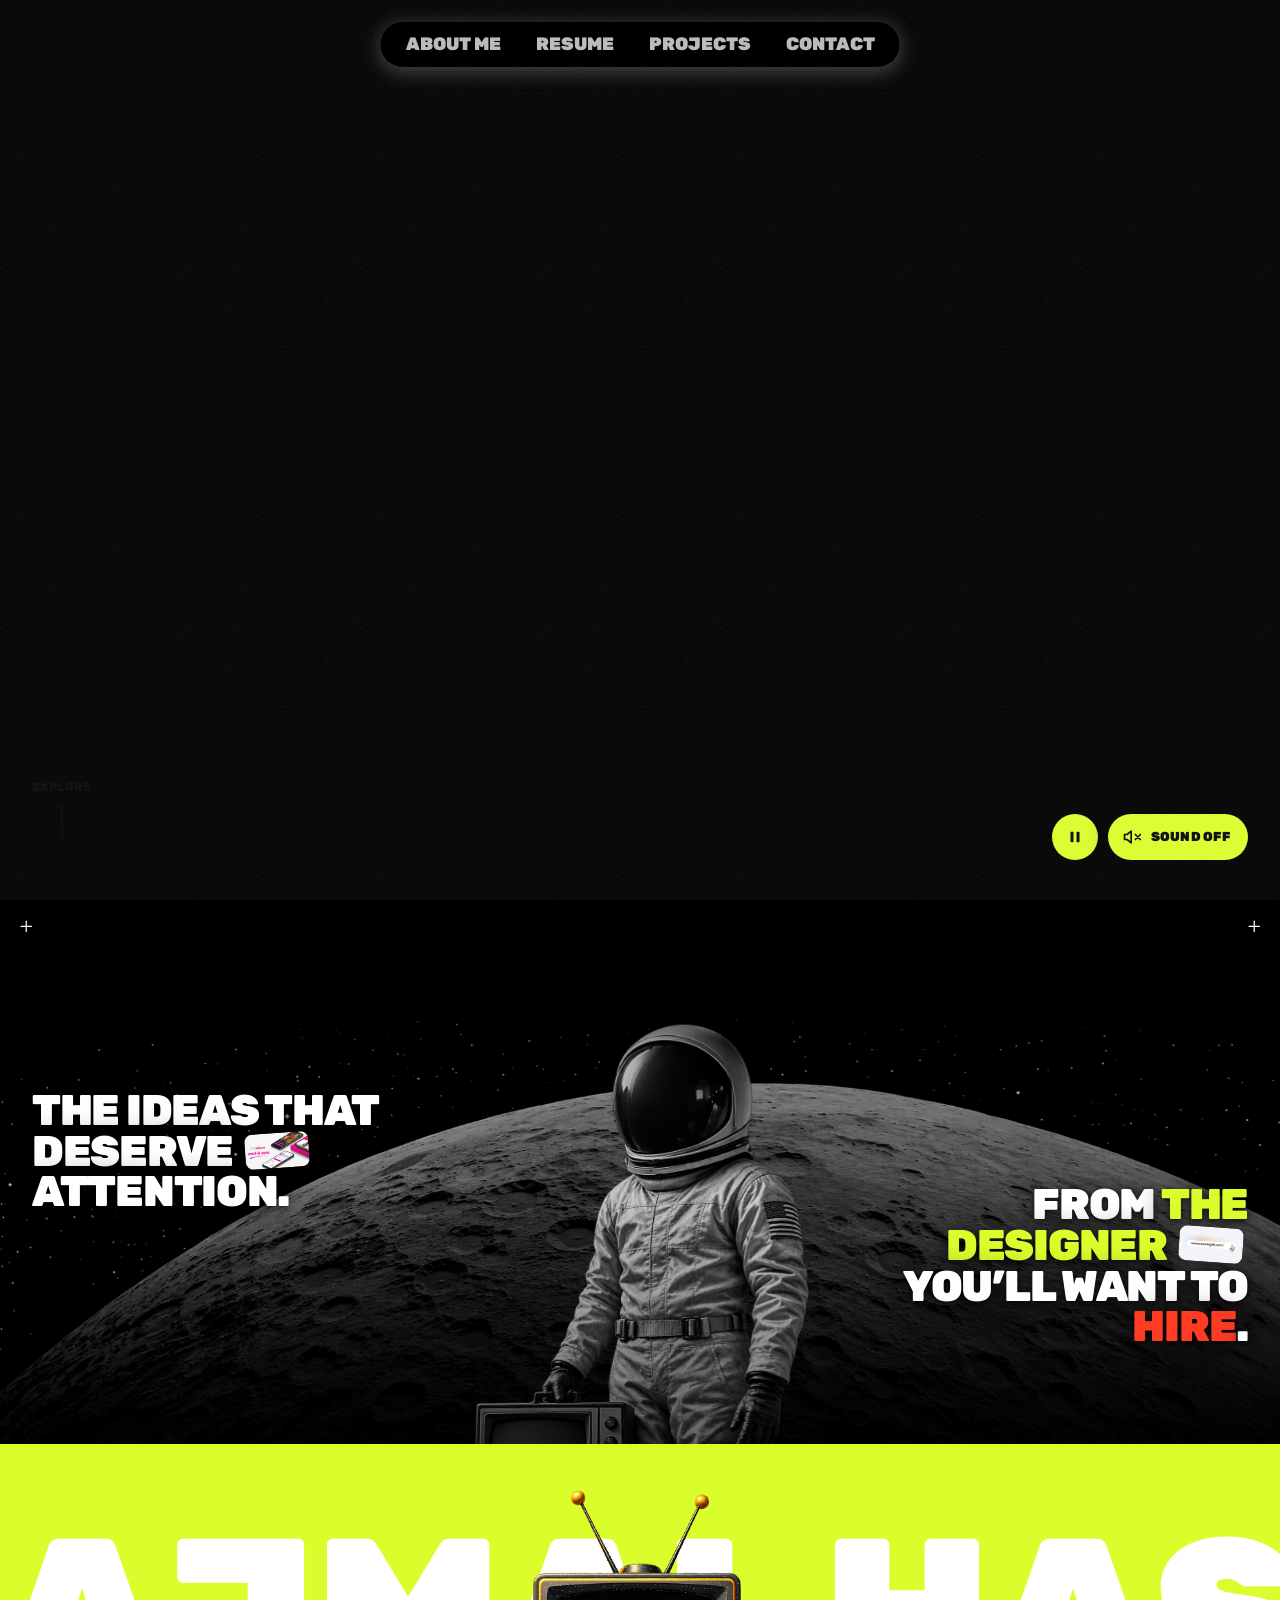
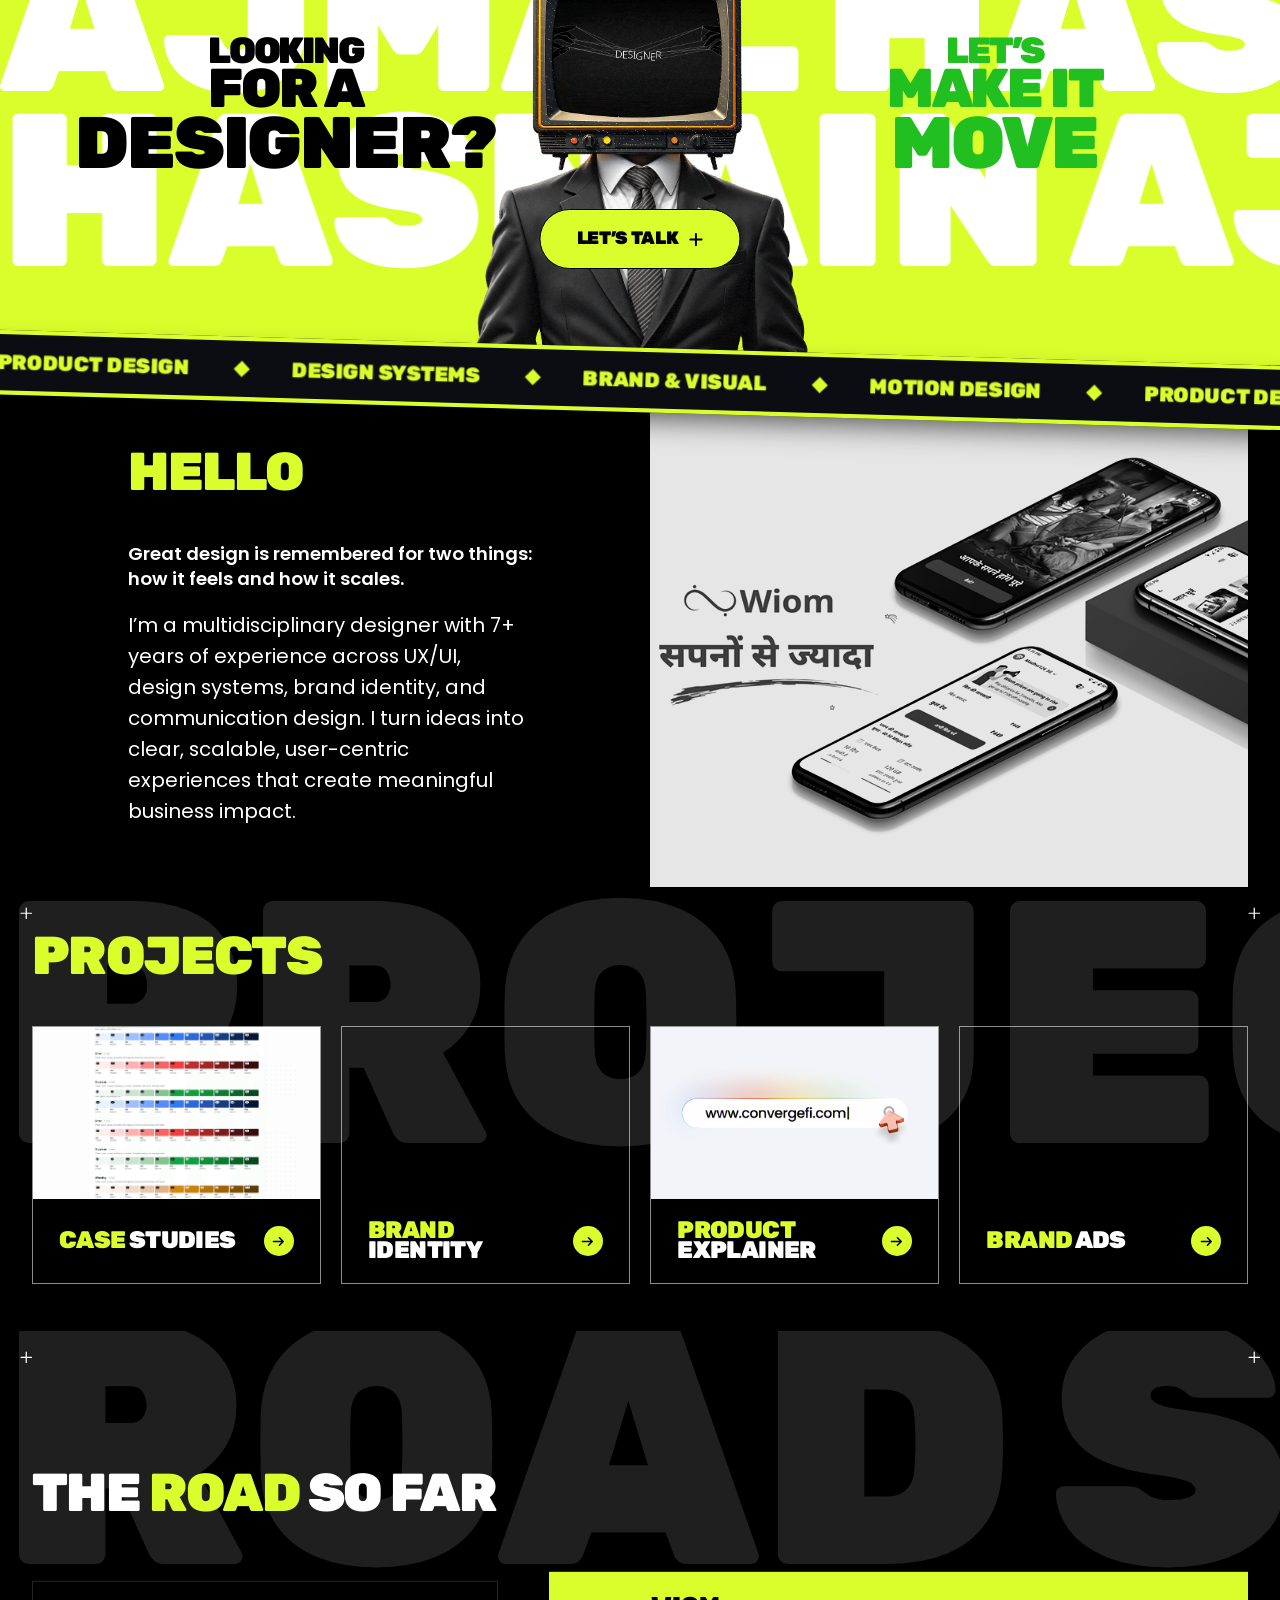
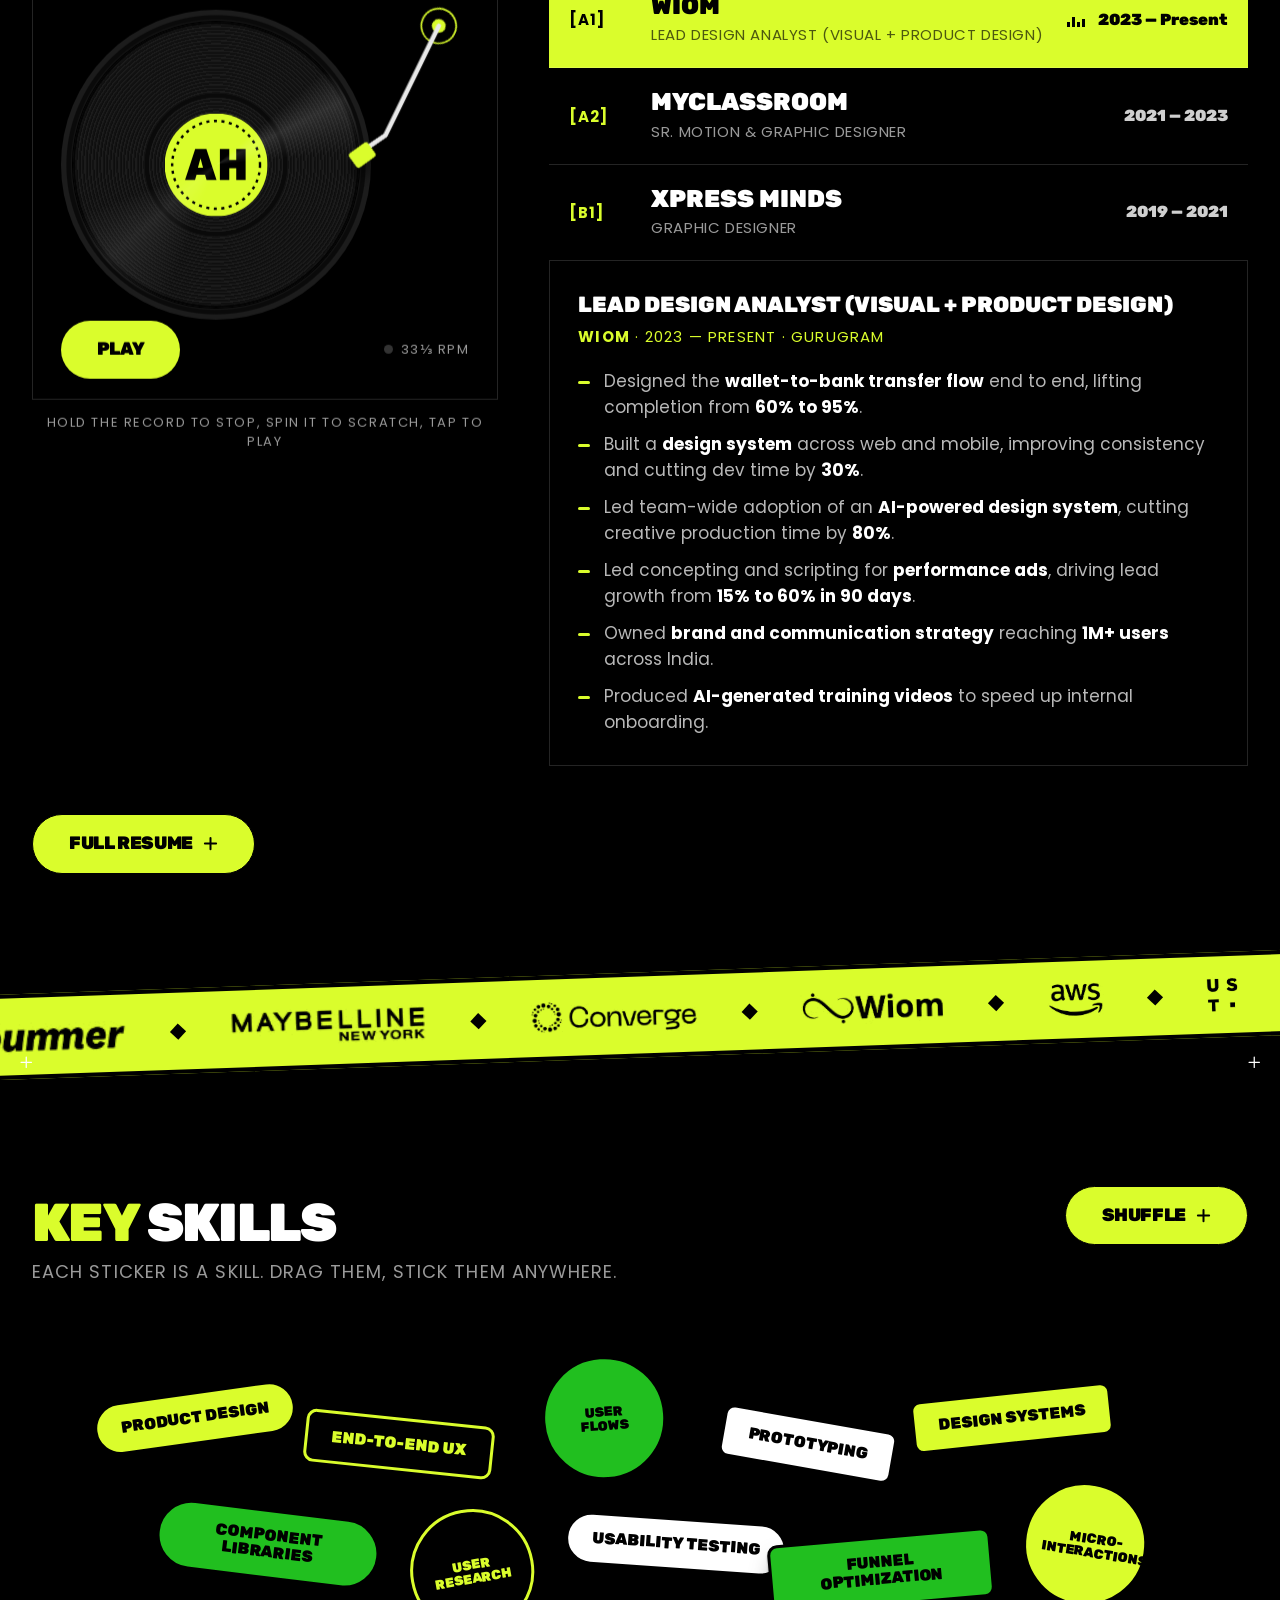
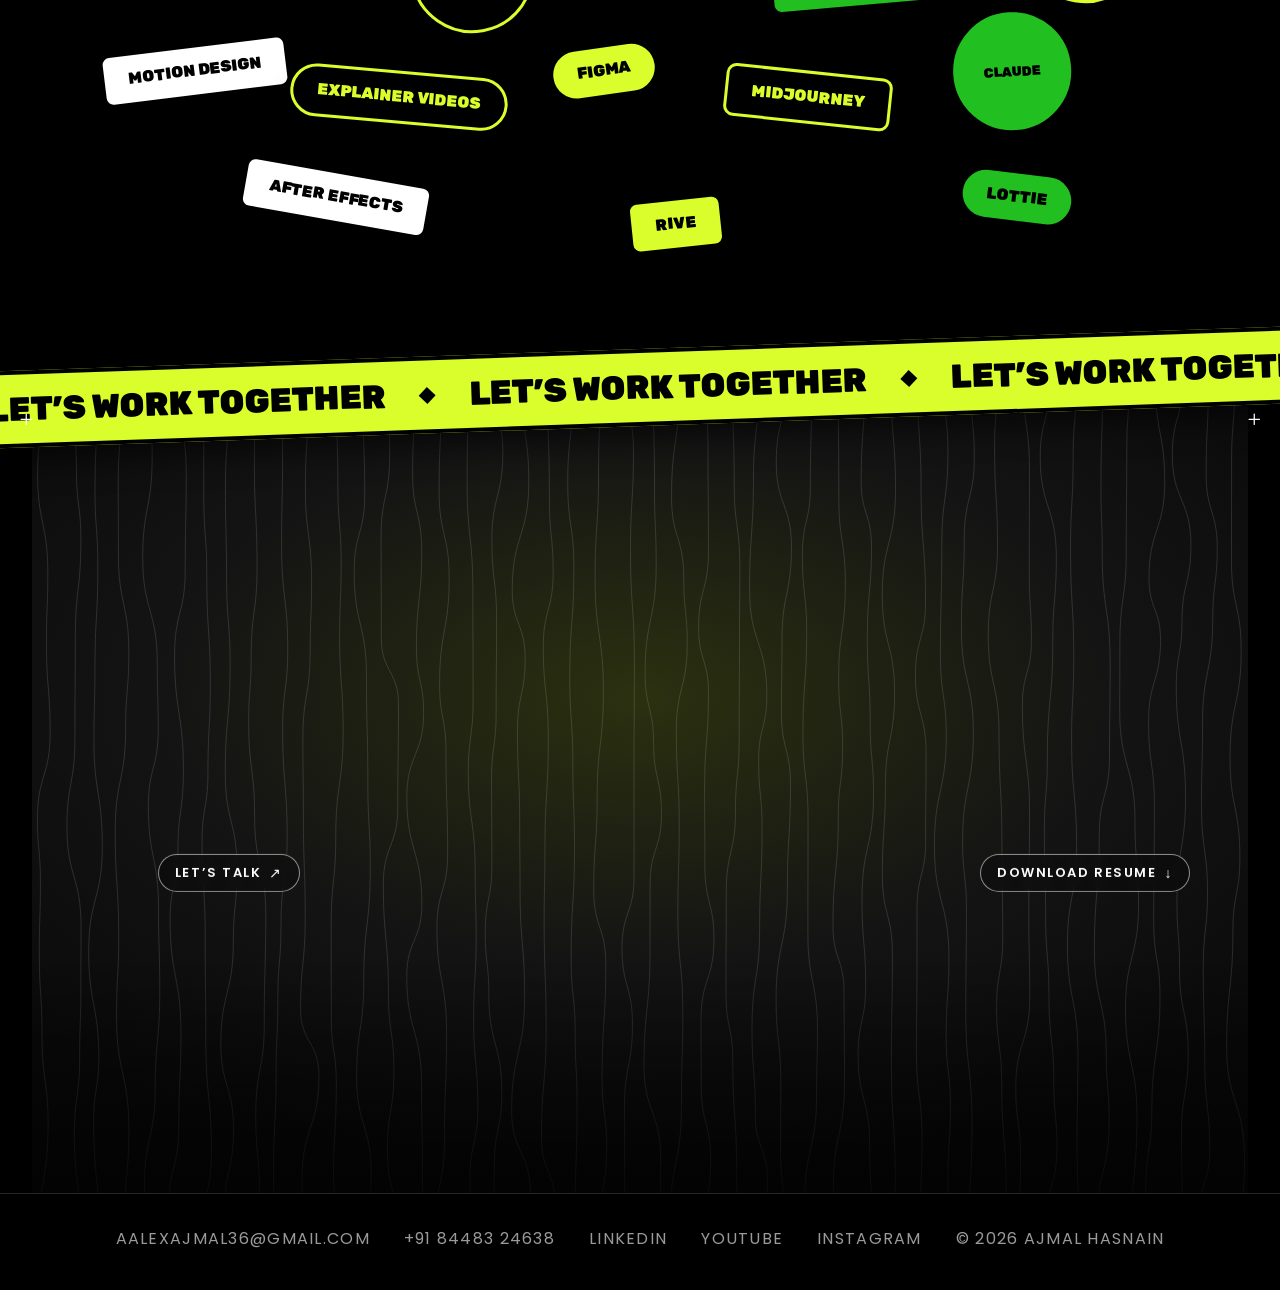
<file: index.html>
<!doctype html>
<html lang="en">
<head>
<meta charset="utf-8">
<meta name="viewport" content="width=device-width, initial-scale=1">
<title>Ajmal Hasnain &#8226; Visual Designer</title>
<meta name="description" content="Ajmal Hasnain is a visual designer with 7+ years across brand identity, visual design, product and motion for B2B, D2C and SaaS brands.">
<meta property="og:title" content="Ajmal Hasnain &#8226; Visual Designer">
<meta property="og:description" content="Visual design, brand identity and motion by Ajmal Hasnain. Design that is remembered for how it feels and how it scales.">
<meta property="og:type" content="website">
<meta property="og:url" content="https://aalexajmal36-maker.github.io/Portfolio-website/">
<meta property="og:site_name" content="Ajmal Hasnain">
<meta property="og:image" content="https://aalexajmal36-maker.github.io/Portfolio-website/img/og-share.jpg">
<meta property="og:image:secure_url" content="https://aalexajmal36-maker.github.io/Portfolio-website/img/og-share.jpg">
<meta property="og:image:type" content="image/jpeg">
<meta property="og:image:width" content="1200">
<meta property="og:image:height" content="630">
<meta name="twitter:card" content="summary_large_image">
<meta name="twitter:image" content="https://aalexajmal36-maker.github.io/Portfolio-website/img/og-share.jpg">
<link rel="canonical" href="https://aalexajmal36-maker.github.io/Portfolio-website/">
<meta name="theme-color" content="#000000">
<link rel="icon" href="img/ah-disc.svg" type="image/svg+xml">
<link rel="preload" href="fonts/rubik-900.woff2" as="font" type="font/woff2" crossorigin>
<link rel="stylesheet" href="css/fonts.css?v=20261116b">
<link rel="stylesheet" href="css/base.css?v=20261116b">
<link rel="stylesheet" href="css/sections.css?v=20261116b">
<script>/* always open at the hero on load or reload (unless the link targets a section) */if("scrollRestoration" in history)history.scrollRestoration="manual";if(!location.hash){var top0=function(){window.scrollTo({top:0,left:0,behavior:"instant"});};top0();addEventListener("DOMContentLoaded",top0);addEventListener("load",top0);addEventListener("pageshow",top0);}</script>
</head>
<body>

<svg width="0" height="0" style="position:absolute" aria-hidden="true">
	<symbol id="i-plus" viewBox="0 0 24 24"><path d="M12 2v20M2 12h20" fill="none" stroke="currentColor" stroke-width="2.4" stroke-linecap="round"/></symbol>
	<symbol id="i-btn" viewBox="0 0 24 24"><path d="M12 3v18M3 12h18" fill="none" stroke="currentColor" stroke-width="3.2" stroke-linecap="round"/></symbol>
</svg>

<header class="site-header">
	<button class="menu-toggle" type="button" aria-label="Menu" aria-expanded="false" aria-controls="site-menu"><span></span><span></span><span></span></button>
	<nav class="menu-pill" id="site-menu" aria-label="Main">
		<a href="#about-me">About Me</a>
		<a href="resume.html">Resume</a>
		<a href="#projects">Projects</a>
		<a href="contact.html">Contact</a>
	</nav>
</header>

<div class="preloader" aria-hidden="true">
	<img class="loader-gif" src="img/loader.gif" alt="" fetchpriority="high">
	<p class="loader-text">Loading</p>
</div>

<main>
<section class="hero">
	<h1 class="sr-only">Ajmal Hasnain, Visual Designer</h1>
	<div class="hero-video" id="heroVideo" aria-hidden="true"><div id="heroVideoSlot"></div></div>
	<div class="hero-shade" aria-hidden="true"></div>
	<div class="hero-tap" id="heroTap" aria-hidden="true"></div>
	<div class="hero-ctrls">
		<button class="hero-play" id="heroPlay" type="button" aria-pressed="true" aria-label="Pause video"><svg class="ico-pause" viewBox="0 0 24 24" fill="currentColor" aria-hidden="true"><rect x="6" y="5" width="4" height="14" rx="1"/><rect x="14" y="5" width="4" height="14" rx="1"/></svg><svg class="ico-play" viewBox="0 0 24 24" fill="currentColor" aria-hidden="true"><path d="M8 5.5v13a1 1 0 0 0 1.5.86l10.5-6.5a1 1 0 0 0 0-1.72L9.5 4.64A1 1 0 0 0 8 5.5z"/></svg></button>
		<button class="hero-sound" id="heroSound" type="button" aria-pressed="false" aria-label="Turn video sound on"><svg class="ico-off" viewBox="0 0 24 24" fill="none" stroke="currentColor" stroke-width="2" stroke-linecap="round" stroke-linejoin="round" aria-hidden="true"><path d="M11 5 6 9H3v6h3l5 4z"/><path d="m22 9-6 6M16 9l6 6"/></svg><svg class="ico-on" viewBox="0 0 24 24" fill="none" stroke="currentColor" stroke-width="2" stroke-linecap="round" stroke-linejoin="round" aria-hidden="true"><path d="M11 5 6 9H3v6h3l5 4z"/><path d="M15.5 8.5a5 5 0 0 1 0 7M18.5 5.5a9 9 0 0 1 0 13"/></svg><span>Sound off</span></button>
	</div>
	<button class="scroll-cue" type="button" aria-label="Scroll to the next section"><span>Explore</span><i></i></button>
</section>

<section class="statement-text">
	<div class="statement-bg" aria-hidden="true"><img class="sb-stars" src="img/ideas-moon.webp" alt="" loading="lazy" decoding="async"><img class="sb-astro" src="img/ideas-astronaut-tv.webp" alt="" loading="lazy" decoding="async"></div>
	<div class="container relative z-10">
		<div class="statement statement-split text-80" data-scroll>
			<div class="st-left">
			<p>The ideas that deserve <a class="image image-rect" href="https://www.behance.net/gallery/249796087/Brand-Identity-Design-System-Wiom-Consumer-App" aria-label="Open the Wiom brand identity project"><img src="img/work/wiom-brand-system.png" alt="" loading="lazy"></a> attention.</p>
			</div>
			<div class="st-right">
				<p>From <span class="text-yellow">The Designer <a class="image image-rect" href="https://www.behance.net/gallery/246987251/SaaS-Product-Promo-Video-for-an-AI-Lending-Platform" aria-label="Open the ConvergeFi AI lending promo project"><img src="img/work/ai-lending-promo.png" alt="" loading="lazy"></a></span> you&#8217;ll want to <span class="text-red">hire</span>.</p>
			</div>
		</div>
	</div>
	<svg class="corner absolute left-4 top-4 z-50 size-5 md:left-8 md:top-8"><use href="#i-plus"></use></svg>
	<svg class="corner absolute right-4 top-4 z-50 size-5 md:right-8 md:top-8"><use href="#i-plus"></use></svg>
</section>

<section class="subscribe-cta">
	<div class="text-container container py-xl">
		<div class="row">
			<div><div class="title text-140 text-black" data-scroll><span>Looking</span><span>For A</span><span>Designer?</span></div></div>
			<div><div class="title text-140 text-green" data-scroll><span>Let&#8217;s</span><span>Make It</span><span>Move</span></div></div>
		</div>
	</div>
	<div class="robo">
		<div class="button"><a href="contact.html" class="btn btn-yellow"><span>Let&#8217;s talk</span><svg><use href="#i-btn"></use></svg></a></div>
		<img width="1133" height="1388" src="img/tv-head.gif" alt="TV-headed designer illustration" loading="lazy">
	</div>
	<div class="text-marquee" aria-hidden="true">
		<div class="slide-wrapper"><div class="slides"><span>Ajmal</span><span>Hasnain</span></div><div class="slides"><span>Ajmal</span><span>Hasnain</span></div></div>
		<div class="slide-wrapper"><div class="slides"><span>Hasnain</span><span>Ajmal</span></div><div class="slides"><span>Hasnain</span><span>Ajmal</span></div></div>
	</div>
</section>
</main>

<div class="bridge-band" aria-hidden="true">
	<div class="bridge-track"><span>Product design</span><span>Design systems</span><span>Brand &amp; visual</span><span>Motion design</span><span>Product design</span><span>Design systems</span><span>Brand &amp; visual</span><span>Motion design</span></div>
</div>
<div class="site-grain" aria-hidden="true"></div>

<!-- ====== portfolio sections ====== -->
<svg width="0" height="0" style="position:absolute" aria-hidden="true">
	<symbol id="i-arrow" viewBox="0 0 24 24"><path d="M4 12h15M13.5 6l6 6-6 6" fill="none" stroke="currentColor" stroke-width="2.6" stroke-linecap="round" stroke-linejoin="round"/></symbol>
</svg>

<!-- ABOUT  -->
<section class="content-image about-ajmal" id="about-me">
	<div class="container relative">
		<div class="row">
			<div class="mx-auto flex w-full items-center sm:w-2/5 lg:w-1/3">
				<div class="inner space-y-sm text-center sm:text-left">
					<div class="title text-80 sm:max-w-3/5">
						<p><strong>Hello</strong></p>
					</div>
					<div class="content">
						<p class="about-lead">Great design is remembered for two things: how it feels and how it scales.</p>
						<p>I&rsquo;m a multidisciplinary designer with 7+ years of experience across UX/UI, design systems, brand identity, and communication design. I turn ideas into clear, scalable, user-centric experiences that create meaningful business impact.</p>
					</div>
				</div>
			</div>
			<div class="w-full sm:w-1/2">
				<figure class="sized pb-5/6 about-photo" data-scroll data-shrink-image>
					<img width="1024" height="800" src="img/work/wiom-brand-system.png" alt="Wiom brand identity by Ajmal Hasnain" decoding="async" loading="lazy" />
				</figure>
			</div>
		</div>
	</div>
</section>

<!-- WORK: category cards that open each gallery -->
<section class="card-carousel py-sm work-g" id="projects">
	<div class="container relative z-10">
		<div class="row justify-between text-center">
			<div class="w-full sm:w-1/2">
				<div class="title text-80 sm:text-left"><p><strong>Projects</strong></p></div>
			</div>
		</div>
		<div class="work-cats">
			<a href="#work-case-studies" class="work-cat card group flex flex-col" data-cat="case-studies">
				<figure class="sized z-0 w-full pb-3/5 transition-all lg:group-hover:pb-7/12">
					<img width="808" height="632" src="img/work/banking-design-system.png" class="attachment-large size-large" alt="" decoding="async" loading="lazy" />
				</figure>
				<div class="text relative z-10 flex w-full flex-1 flex-col justify-between bg-black p-8 transition-colors lg:group-hover:bg-yellow lg:group-hover:text-black">
					<div class="title text-36"><h3><p><strong>Case</strong> Studies</p></h3></div>
					<div class="row mt-20 items-center justify-between transition-all">
						<div></div>
						<div class="icon flex size-12 items-center justify-center rounded-full bg-yellow text-black transition-colors lg:group-hover:bg-black lg:group-hover:text-yellow"><svg class="size-6"><use href="#i-arrow"></use></svg></div>
					</div>
				</div>
			</a>
			<a href="#work-brand-identity" class="work-cat card group flex flex-col" data-cat="brand-identity">
				<figure class="sized z-0 w-full pb-3/5 transition-all lg:group-hover:pb-7/12">
					<img width="808" height="632" src="img/work/bummer-brand.png" class="attachment-large size-large" alt="" decoding="async" loading="lazy" />
				</figure>
				<div class="text relative z-10 flex w-full flex-1 flex-col justify-between bg-black p-8 transition-colors lg:group-hover:bg-yellow lg:group-hover:text-black">
					<div class="title text-36"><h3><p><strong>Brand</strong> Identity</p></h3></div>
					<div class="row mt-20 items-center justify-between transition-all">
						<div></div>
						<div class="icon flex size-12 items-center justify-center rounded-full bg-yellow text-black transition-colors lg:group-hover:bg-black lg:group-hover:text-yellow"><svg class="size-6"><use href="#i-arrow"></use></svg></div>
					</div>
				</div>
			</a>
			<a href="#work-product-explainer" class="work-cat card group flex flex-col" data-cat="product-explainer">
				<figure class="sized z-0 w-full pb-3/5 transition-all lg:group-hover:pb-7/12">
					<img width="808" height="632" src="img/work/ai-lending-promo.png" class="attachment-large size-large" alt="" decoding="async" loading="lazy" />
				</figure>
				<div class="text relative z-10 flex w-full flex-1 flex-col justify-between bg-black p-8 transition-colors lg:group-hover:bg-yellow lg:group-hover:text-black">
					<div class="title text-36"><h3><p><strong>Product</strong> Explainer</p></h3></div>
					<div class="row mt-20 items-center justify-between transition-all">
						<div></div>
						<div class="icon flex size-12 items-center justify-center rounded-full bg-yellow text-black transition-colors lg:group-hover:bg-black lg:group-hover:text-yellow"><svg class="size-6"><use href="#i-arrow"></use></svg></div>
					</div>
				</div>
			</a>
			<a href="#work-brand-ads" class="work-cat card group flex flex-col" data-cat="brand-ads">
				<figure class="sized z-0 w-full pb-3/5 transition-all lg:group-hover:pb-7/12">
					<img width="808" height="632" src="img/ads/vCTo0mBu_gI.jpg" class="attachment-large size-large" alt="" decoding="async" loading="lazy" />
				</figure>
				<div class="text relative z-10 flex w-full flex-1 flex-col justify-between bg-black p-8 transition-colors lg:group-hover:bg-yellow lg:group-hover:text-black">
					<div class="title text-36"><h3><p><strong>Brand</strong> Ads</p></h3></div>
					<div class="row mt-20 items-center justify-between transition-all">
						<div></div>
						<div class="icon flex size-12 items-center justify-center rounded-full bg-yellow text-black transition-colors lg:group-hover:bg-black lg:group-hover:text-yellow"><svg class="size-6"><use href="#i-arrow"></use></svg></div>
					</div>
				</div>
			</a>
		</div>
		<div class="work-back"><button type="button" class="work-back-btn"><svg class="-scale-x-100"><use href="#i-arrow"></use></svg><span>All Projects</span></button><p class="work-now"></p></div>
		<div class="row relative mt-md justify-center work-panels">
		<section class="work-panel relative" id="work-case-studies" role="tabpanel" aria-label="Case Studies">
			<div class="wl-list">
			<!-- HIDDEN until polished: Wiom Partner App case study
			<div class="wl-sticky" style="top:90px"><a class="wl-row" href="wiom-partner-app.html">
				<div class="wl-head"><p class="wl-num">[001]</p><h3 class="wl-title">Wiom Partner App</h3><p class="wl-label">Product Design</p></div>
				<div class="wl-mid"><div class="wl-pills"><span class="wl-pill">Mobile App</span><span class="wl-pill">Hindi-first</span><span class="wl-pill">Fintech</span></div><p class="wl-desc">A business app for local internet operators. I owned Settings: wallet, net boxes, report card and team.</p></div>
				<div class="wl-img"><img src="img/wiom-pa/cover.jpg" alt="Wiom Partner App" loading="lazy" decoding="async"><span class="wl-go" aria-hidden="true"><svg><use href="#i-arrow"></use></svg></span></div>
			</a></div>
			-->
			<div class="wl-sticky" style="top:90px"><a class="wl-row" href="https://ajmalhasnain-ship-it.github.io/banking-design-system/" target="_blank" rel="noopener">
				<div class="wl-head"><p class="wl-num">[001]</p><h3 class="wl-title">Banking Design System</h3><p class="wl-label">Design System</p></div>
				<div class="wl-mid"><div class="wl-pills"><span class="wl-pill">Design System</span><span class="wl-pill">Fintech</span><span class="wl-pill">Web</span></div><p class="wl-desc">A banking design system: colour foundations, a component library, data tables and dark mode.</p></div>
				<div class="wl-img"><img src="img/work/banking-design-system.png" alt="Banking Design System" loading="lazy" decoding="async"><span class="wl-go" aria-hidden="true"><svg><use href="#i-arrow"></use></svg></span></div>
			</a></div>
			<div class="wl-sticky" style="top:110px"><a class="wl-row" href="https://ajmalhasnain-ship-it.github.io/onsurity-homepage-redesign/" target="_blank" rel="noopener">
				<div class="wl-head"><p class="wl-num">[002]</p><h3 class="wl-title">Onsurity Homepage Redesign</h3><p class="wl-label">Website</p></div>
				<div class="wl-mid"><div class="wl-pills"><span class="wl-pill">Web Redesign</span><span class="wl-pill">Insurance</span><span class="wl-pill">UX</span></div><p class="wl-desc">A homepage redesign for Onsurity, with a restructured layout and clearer critical actions.</p></div>
				<div class="wl-img"><img src="img/work/onsurity-homepage.png" alt="Onsurity Homepage Redesign" loading="lazy" decoding="async"><span class="wl-go" aria-hidden="true"><svg><use href="#i-arrow"></use></svg></span></div>
			</a></div>
			</div>
		</section>
		<section class="work-panel relative" id="work-brand-identity" role="tabpanel" aria-label="Brand Identity">
			<div class="wl-list">
			<div class="wl-sticky" style="top:90px"><a class="wl-row" href="https://www.behance.net/gallery/249796087/Brand-Identity-Design-System-Wiom-Consumer-App" target="_blank" rel="noopener">
				<div class="wl-head"><p class="wl-num">[001]</p><h3 class="wl-title">Wiom Brand Identity</h3><p class="wl-label">Consumer App</p></div>
				<div class="wl-mid"><div class="wl-pills"><span class="wl-pill">Brand Identity</span><span class="wl-pill">Design System</span><span class="wl-pill">Consumer App</span></div><p class="wl-desc">Brand identity and design system for the Wiom consumer app.</p></div>
				<div class="wl-img"><img src="img/work/wiom-brand-system.png" alt="Wiom Brand Identity" loading="lazy" decoding="async"><span class="wl-go" aria-hidden="true"><svg><use href="#i-arrow"></use></svg></span></div>
			</a></div>
			<div class="wl-sticky" style="top:110px"><a class="wl-row" href="https://www.behance.net/gallery/247822101/D2C-Brand-Identity-Packaging-Design-Bummer" target="_blank" rel="noopener">
				<div class="wl-head"><p class="wl-num">[002]</p><h3 class="wl-title">Bummer D2C Brand</h3><p class="wl-label">Packaging</p></div>
				<div class="wl-mid"><div class="wl-pills"><span class="wl-pill">D2C</span><span class="wl-pill">Packaging</span><span class="wl-pill">Brand Identity</span></div><p class="wl-desc">Brand identity and packaging design for Bummer, a D2C brand.</p></div>
				<div class="wl-img"><img src="img/work/bummer-brand.png" alt="Bummer D2C Brand" loading="lazy" decoding="async"><span class="wl-go" aria-hidden="true"><svg><use href="#i-arrow"></use></svg></span></div>
			</a></div>
			<div class="wl-sticky" style="top:130px"><a class="wl-row" href="https://www.behance.net/gallery/201125551/Brand-Identity-Guidelines-Sports-Visual-Identity" target="_blank" rel="noopener">
				<div class="wl-head"><p class="wl-num">[003]</p><h3 class="wl-title">Sports Visual Identity</h3><p class="wl-label">Guidelines</p></div>
				<div class="wl-mid"><div class="wl-pills"><span class="wl-pill">Visual Identity</span><span class="wl-pill">Brand Guidelines</span><span class="wl-pill">Sports</span></div><p class="wl-desc">A sports visual identity with its brand guidelines.</p></div>
				<div class="wl-img"><img src="img/work/sports-identity.jpg" alt="Sports Visual Identity" loading="lazy" decoding="async"><span class="wl-go" aria-hidden="true"><svg><use href="#i-arrow"></use></svg></span></div>
			</a></div>
			<div class="wl-sticky" style="top:150px"><a class="wl-row" href="https://www.behance.net/gallery/201126769/RADIUS-Brand-Presentation-Pitch-Deck-Design" target="_blank" rel="noopener">
				<div class="wl-head"><p class="wl-num">[004]</p><h3 class="wl-title">RADIUS Pitch Deck</h3><p class="wl-label">Presentation</p></div>
				<div class="wl-mid"><div class="wl-pills"><span class="wl-pill">Pitch Deck</span><span class="wl-pill">Brand Presentation</span></div><p class="wl-desc">Brand presentation and pitch deck design for RADIUS.</p></div>
				<div class="wl-img"><img src="img/work/radius-deck.jpg" alt="RADIUS Pitch Deck" loading="lazy" decoding="async"><span class="wl-go" aria-hidden="true"><svg><use href="#i-arrow"></use></svg></span></div>
			</a></div>
			</div>
		</section>
		<section class="work-panel relative" id="work-product-explainer" role="tabpanel" aria-label="Product Explainer">
			<div class="wl-list">
			<div class="wl-sticky" style="top:90px"><a class="wl-row" href="https://www.behance.net/gallery/246987251/SaaS-Product-Promo-Video-for-an-AI-Lending-Platform" target="_blank" rel="noopener">
				<div class="wl-head"><p class="wl-num">[001]</p><h3 class="wl-title">AI Lending Promo Video</h3><p class="wl-label">SaaS Video</p></div>
				<div class="wl-mid"><div class="wl-pills"><span class="wl-pill">SaaS</span><span class="wl-pill">Product Promo</span><span class="wl-pill">Motion</span></div><p class="wl-desc">A product promo video for an AI lending platform.</p></div>
				<div class="wl-img"><img src="img/work/ai-lending-promo.png" alt="AI Lending Promo Video" loading="lazy" decoding="async"><span class="wl-go" aria-hidden="true"><svg><use href="#i-arrow"></use></svg></span></div>
			</a></div>
			<div class="wl-sticky" style="top:110px"><a class="wl-row" href="https://www.behance.net/gallery/201800517/Motion-Reel-2024-Brand-Product-Motion-Showcase" target="_blank" rel="noopener">
				<div class="wl-head"><p class="wl-num">[002]</p><h3 class="wl-title">Motion Reel 2024</h3><p class="wl-label">Showreel</p></div>
				<div class="wl-mid"><div class="wl-pills"><span class="wl-pill">Showreel</span><span class="wl-pill">Brand Motion</span><span class="wl-pill">Product Motion</span></div><p class="wl-desc">A 2024 showreel of brand and product motion work.</p></div>
				<div class="wl-img"><img src="img/work/motion-reel-2024.png" alt="Motion Reel 2024" loading="lazy" decoding="async"><span class="wl-go" aria-hidden="true"><svg><use href="#i-arrow"></use></svg></span></div>
			</a></div>
			<div class="wl-sticky" style="top:130px"><a class="wl-row" href="https://www.behance.net/gallery/214231951/Synfo-IT-Services-Logo-Animation-Motion-Identity" target="_blank" rel="noopener">
				<div class="wl-head"><p class="wl-num">[003]</p><h3 class="wl-title">Synfo Logo Animation</h3><p class="wl-label">Motion Identity</p></div>
				<div class="wl-mid"><div class="wl-pills"><span class="wl-pill">Logo Animation</span><span class="wl-pill">Motion Identity</span><span class="wl-pill">IT Services</span></div><p class="wl-desc">Logo animation and motion identity for Synfo IT Services.</p></div>
				<div class="wl-img"><img src="img/work/synfo-logo-animation.gif" alt="Synfo Logo Animation" loading="lazy" decoding="async"><span class="wl-go" aria-hidden="true"><svg><use href="#i-arrow"></use></svg></span></div>
			</a></div>
			<div class="wl-sticky" style="top:150px"><a class="wl-row" href="https://youtu.be/0eagD4Zx9NI" target="_blank" rel="noopener">
				<div class="wl-head"><p class="wl-num">[004]</p><h3 class="wl-title">UST Explainer Video</h3><p class="wl-label">Explainer</p></div>
				<div class="wl-mid"><div class="wl-pills"><span class="wl-pill">Explainer</span><span class="wl-pill">Motion</span><span class="wl-pill">YouTube</span></div><p class="wl-desc">An explainer video for UST.</p></div>
				<div class="wl-img"><img src="img/work/yt-0eagD4Zx9NI.jpg" alt="UST Explainer Video" loading="lazy" decoding="async"><span class="wl-go" aria-hidden="true"><svg><use href="#i-arrow"></use></svg></span></div>
			</a></div>
			<div class="wl-sticky" style="top:170px"><a class="wl-row" href="https://youtu.be/OANRi0ech7M" target="_blank" rel="noopener">
				<div class="wl-head"><p class="wl-num">[005]</p><h3 class="wl-title">Fraudster App Explainer</h3><p class="wl-label">Explainer</p></div>
				<div class="wl-mid"><div class="wl-pills"><span class="wl-pill">Explainer</span><span class="wl-pill">Motion</span><span class="wl-pill">YouTube</span></div><p class="wl-desc">An explainer video for the Fraudster App by Cyology Labs.</p></div>
				<div class="wl-img"><img src="img/work/yt-OANRi0ech7M.jpg" alt="Fraudster App Explainer" loading="lazy" decoding="async"><span class="wl-go" aria-hidden="true"><svg><use href="#i-arrow"></use></svg></span></div>
			</a></div>
			<div class="wl-sticky" style="top:190px"><a class="wl-row" href="https://youtu.be/xCYXgszsz94" target="_blank" rel="noopener">
				<div class="wl-head"><p class="wl-num">[006]</p><h3 class="wl-title">Breadfast Mother&#8217;s Day</h3><p class="wl-label">Campaign Video</p></div>
				<div class="wl-mid"><div class="wl-pills"><span class="wl-pill">Campaign</span><span class="wl-pill">Motion</span><span class="wl-pill">YouTube</span></div><p class="wl-desc">A Mother&#8217;s Day video for Breadfast.</p></div>
				<div class="wl-img"><img src="img/work/yt-xCYXgszsz94.jpg" alt="Breadfast Mother&#8217;s Day" loading="lazy" decoding="async"><span class="wl-go" aria-hidden="true"><svg><use href="#i-arrow"></use></svg></span></div>
			</a></div>
			</div>
		</section>
		<section class="work-panel relative" id="work-brand-ads" role="tabpanel" aria-label="Brand Ads">
			<div class="vg-grid">
				<button type="button" class="vg-tile" data-yt="1-JJqTeZdp8" data-shape="wide" aria-label="Play Foam Face Scrub">
					<span class="vg-thumb"><img src="img/ads/1-JJqTeZdp8.jpg" alt="" loading="lazy" decoding="async"><span class="vg-play" aria-hidden="true"><svg viewBox="0 0 24 24"><path d="M8 5.5v13l11-6.5z" fill="currentColor"/></svg></span><span class="vg-num">01</span></span>
					<span class="vg-meta"><span class="vg-title">Foam Face Scrub</span><span class="vg-brand">Mamaearth</span></span>
				</button>
				<button type="button" class="vg-tile" data-yt="vCTo0mBu_gI" data-shape="tall" aria-label="Play Maybelline Ad">
					<span class="vg-thumb"><img src="img/ads/vCTo0mBu_gI-v.jpg" alt="" loading="lazy" decoding="async"><span class="vg-play" aria-hidden="true"><svg viewBox="0 0 24 24"><path d="M8 5.5v13l11-6.5z" fill="currentColor"/></svg></span><span class="vg-num">02</span></span>
					<span class="vg-meta"><span class="vg-title">Maybelline Ad</span><span class="vg-brand">Maybelline</span></span>
				</button>
				<button type="button" class="vg-tile" data-yt="rvE9Icn_IJU" data-shape="tall" aria-label="Play Freed Ad">
					<span class="vg-thumb"><img src="img/ads/rvE9Icn_IJU-v.jpg" alt="" loading="lazy" decoding="async"><span class="vg-play" aria-hidden="true"><svg viewBox="0 0 24 24"><path d="M8 5.5v13l11-6.5z" fill="currentColor"/></svg></span><span class="vg-num">03</span></span>
					<span class="vg-meta"><span class="vg-title">Freed Ad</span><span class="vg-brand">Freed</span></span>
				</button>
				<button type="button" class="vg-tile" data-yt="fi4D2hplsGw" data-shape="tall" aria-label="Play Weight Loss Is More Than&#8230;">
					<span class="vg-thumb"><img src="img/ads/fi4D2hplsGw-v.jpg" alt="" loading="lazy" decoding="async"><span class="vg-play" aria-hidden="true"><svg viewBox="0 0 24 24"><path d="M8 5.5v13l11-6.5z" fill="currentColor"/></svg></span><span class="vg-num">04</span></span>
					<span class="vg-meta"><span class="vg-title">Weight Loss Is More Than&#8230;</span><span class="vg-brand">Health Ad</span></span>
				</button>
				<button type="button" class="vg-tile" data-yt="C6ImzGYSdXw" data-shape="tall" aria-label="Play Glossary Reel">
					<span class="vg-thumb"><img src="img/ads/C6ImzGYSdXw-v.jpg" alt="" loading="lazy" decoding="async"><span class="vg-play" aria-hidden="true"><svg viewBox="0 0 24 24"><path d="M8 5.5v13l11-6.5z" fill="currentColor"/></svg></span><span class="vg-num">05</span></span>
					<span class="vg-meta"><span class="vg-title">Glossary Reel</span><span class="vg-brand">Glossary by Yogesh</span></span>
				</button>
				<button type="button" class="vg-tile" data-yt="CtvuBD9RlGc" data-shape="tall" aria-label="Play WiFi Lagane Ka Soch Rahe Hai?">
					<span class="vg-thumb"><img src="img/ads/CtvuBD9RlGc-v.jpg" alt="" loading="lazy" decoding="async"><span class="vg-play" aria-hidden="true"><svg viewBox="0 0 24 24"><path d="M8 5.5v13l11-6.5z" fill="currentColor"/></svg></span><span class="vg-num">06</span></span>
					<span class="vg-meta"><span class="vg-title">WiFi Lagane Ka Soch Rahe Hai?</span><span class="vg-brand">WiFi Ad</span></span>
				</button>
				<button type="button" class="vg-tile" data-yt="nBTK2LozP10" data-shape="tall" aria-label="Play Online Class">
					<span class="vg-thumb"><img src="img/ads/nBTK2LozP10-v.jpg" alt="" loading="lazy" decoding="async"><span class="vg-play" aria-hidden="true"><svg viewBox="0 0 24 24"><path d="M8 5.5v13l11-6.5z" fill="currentColor"/></svg></span><span class="vg-num">07</span></span>
					<span class="vg-meta"><span class="vg-title">Online Class</span><span class="vg-brand">Wiom</span></span>
				</button>
				<button type="button" class="vg-tile" data-yt="fGRyVhdv5qc" data-shape="tall" aria-label="Play Trust Test (StatusQuo)">
					<span class="vg-thumb"><img src="img/ads/fGRyVhdv5qc-v.jpg" alt="" loading="lazy" decoding="async"><span class="vg-play" aria-hidden="true"><svg viewBox="0 0 24 24"><path d="M8 5.5v13l11-6.5z" fill="currentColor"/></svg></span><span class="vg-num">08</span></span>
					<span class="vg-meta"><span class="vg-title">Trust Test (StatusQuo)</span><span class="vg-brand">Wiom</span></span>
				</button>
			</div>
		</section>
		</div>
	</div>
	<svg class="corner absolute left-4 top-4 z-50 size-5 md:left-8 md:top-8"><use href="#i-plus"></use></svg>
	<svg class="corner absolute right-4 top-4 z-50 size-5 md:right-8 md:top-8"><use href="#i-plus"></use></svg>
	<div class="text-marquee absolute left-0 top-0 z-0 w-full -translate-y-1/12 font-heading text-gray-dark">
		<div class="slide-wrapper flex">
			<div class="slides"><span>Projects</span><span>Projects</span></div>
			<div class="slides"><span>Projects</span><span>Projects</span></div>
		</div>
	</div>
</section>

<!-- EXPERIENCE  -->
<section class="xp-g" id="experience">
	<div class="container relative z-10">
		<div class="title text-80 xp-title"><p>The <strong>Road</strong> So Far</p></div>
		<div class="xp-layout">
			<div class="xp-deck">
				<div class="xp-plinth">
					<div class="xp-platter">
						<div class="xp-record" id="xpRecord" role="slider" tabindex="0" aria-label="Experience record. Drag it or use the arrow keys to change job" aria-valuemin="1" aria-valuemax="3" aria-valuenow="1">
							<div class="xp-label" id="xpLabel" aria-hidden="true"></div>
						</div>
						<div class="xp-sheen" aria-hidden="true"></div>
					</div>
					<svg class="xp-arm" id="xpArm" viewBox="0 0 120 330" aria-hidden="true" focusable="false">
						<circle cx="60" cy="40" r="30" fill="#111" stroke="#dafd2c" stroke-width="3"/>
						<circle cx="60" cy="40" r="12" fill="#dafd2c"/>
						<path d="M60 40 L60 250 L40 285" fill="none" stroke="#e8e8e8" stroke-width="8" stroke-linecap="round" stroke-linejoin="round"/>
						<rect x="24" y="278" width="30" height="40" rx="5" transform="rotate(28 39 298)" fill="#21bf1f"/>
					</svg>
					<div class="xp-controls">
						<button class="btn btn-yellow xp-play" id="xpPlay" type="button" aria-pressed="false"><span>Play</span></button>
						<span class="xp-rpm"><i></i>33⅓ RPM</span>
					</div>
				</div>
				<p class="xp-hint">Hold the record to stop, spin it to scratch, tap to play</p>
			</div>

			<div class="xp-tracks">
				<ol class="xp-tracklist" id="xpTracklist"></ol>
				<article class="xp-detail" id="xpDetail" aria-live="polite"></article>
			</div>
			<script type="application/json" id="xpData">[{"co":"Wiom","color":"#dafd2c","items":["Designed the <strong>wallet-to-bank transfer flow</strong> end to end, lifting completion from <strong>60% to 95%</strong>.","Built a <strong>design system</strong> across web and mobile, improving consistency and cutting dev time by <strong>30%</strong>.","Led team-wide adoption of an <strong>AI-powered design system</strong>, cutting creative production time by <strong>80%</strong>.","Led concepting and scripting for <strong>performance ads</strong>, driving lead growth from <strong>15% to 60% in 90 days</strong>.","Owned <strong>brand and communication strategy</strong> reaching <strong>1M+ users</strong> across India.","Produced <strong>AI-generated training videos</strong> to speed up internal onboarding."],"loc":"Gurugram","role":"Lead Design Analyst (Visual + Product Design)","side":"A1","yr":"2023 — Present"},{"co":"MyClassroom","color":"#dafd2c","items":["Tripled the <strong>online lead rate</strong>, from <strong>5% to 15%</strong>, through campaign and digital creative.","Partnered with the Brand Head on <strong>5 major campaigns</strong> that raised brand awareness across platforms.","Cut <strong>time to market</strong> for branding deliverables by <strong>15%</strong>.","<strong>Led and mentored</strong> a team of designers, streamlining workflow and creative output."],"loc":"Noida","role":"Sr. Motion & Graphic Designer","side":"A2","yr":"2021 — 2023"},{"co":"Xpress Minds","color":"#dafd2c","items":["Managed <strong>end-to-end branding</strong> across all visuals, raising campaign success rates by <strong>30%</strong>.","Designed <strong>50+ visual storytelling assets</strong> for client campaigns.","Owned <strong>brand and communication strategy</strong> for <strong>Zee TV&#8217;s Mind Wars</strong>."],"loc":"New Delhi","role":"Graphic Designer","side":"B1","yr":"2019 — 2021"}]</script>
		</div>
		<div class="button xp-more">
			<a href="resume.html" class="btn btn-yellow"><span>Full Resume</span><svg><use href="#i-btn"></use></svg></a>
		</div>
	</div>
	<svg class="corner absolute left-4 top-4 z-50 size-5 md:left-8 md:top-8"><use href="#i-plus"></use></svg>
	<svg class="corner absolute right-4 top-4 z-50 size-5 md:right-8 md:top-8"><use href="#i-plus"></use></svg>
	<div class="text-marquee absolute left-0 top-0 z-0 w-full -translate-y-1/12 font-heading text-gray-dark">
		<div class="slide-wrapper flex">
			<div class="slides"><span>Road</span><span>So</span><span>Far</span></div>
			<div class="slides"><span>Road</span><span>So</span><span>Far</span></div>
		</div>
	</div>
</section>

<!-- LOGOS on a yellow band -->
<div class="logo-band-g" aria-label="Brands I’ve worked with">
	<div class="logo-track-g"><ul class="logo-list-g"><li><img src="img/logos/bummer.png" alt="Bummer" decoding="async"></li><li><img src="img/logos/maybelline.png" alt="Maybelline New York" decoding="async"></li><li><img src="img/logos/converge.png" alt="Converge" decoding="async"></li><li><img src="img/logos/wiom.png" alt="Wiom" decoding="async"></li><li><img src="img/logos/aws.png" alt="AWS" decoding="async"></li><li><img src="img/logos/ust.png" alt="UST" decoding="async"></li><li><img src="img/logos/g.png" alt="G" decoding="async"></li><li><img src="img/logos/cyology-labs.png" alt="Cyology Labs" decoding="async"></li><li><img src="img/logos/cue.png" alt="CUE" decoding="async"></li><li><img src="img/logos/ace-jugnu.png" alt="Ace Jugnu" decoding="async"></li><li><img src="img/logos/buzzacott.png" alt="Buzzacott" decoding="async"></li><li><img src="img/logos/knight-riders.png" alt="Knight Riders" decoding="async"></li></ul><ul class="logo-list-g" aria-hidden="true"><li><img src="img/logos/bummer.png" alt="" decoding="async"></li><li><img src="img/logos/maybelline.png" alt="" decoding="async"></li><li><img src="img/logos/converge.png" alt="" decoding="async"></li><li><img src="img/logos/wiom.png" alt="" decoding="async"></li><li><img src="img/logos/aws.png" alt="" decoding="async"></li><li><img src="img/logos/ust.png" alt="" decoding="async"></li><li><img src="img/logos/g.png" alt="" decoding="async"></li><li><img src="img/logos/cyology-labs.png" alt="" decoding="async"></li><li><img src="img/logos/cue.png" alt="" decoding="async"></li><li><img src="img/logos/ace-jugnu.png" alt="" decoding="async"></li><li><img src="img/logos/buzzacott.png" alt="" decoding="async"></li><li><img src="img/logos/knight-riders.png" alt="" decoding="async"></li></ul></div>
</div>

<!-- KEY SKILLS (draggable stickers) -->
<section class="skills-g" id="skills">
	<div class="container relative z-10">
		<div class="skills-head">
			<div class="title text-80"><p><strong>Key</strong> Skills</p></div>
			<button class="btn btn-yellow skills-shuffle" type="button"><span>Shuffle</span><svg><use href="#i-btn"></use></svg></button>
		</div>
		<p class="skills-sub">Each sticker is a skill. Drag them, stick them anywhere.</p>
		<div class="sticker-wall-g" id="stickerWallG"><span class="stk stk-yellow stk-pill" tabindex="0">Product Design</span><span class="stk stk-black stk-label" tabindex="0">End-to-End UX</span><span class="stk stk-green stk-round" tabindex="0">User Flows</span><span class="stk stk-white stk-label" tabindex="0">Prototyping</span><span class="stk stk-yellow stk-label" tabindex="0">Design Systems</span><span class="stk stk-green stk-pill" tabindex="0">Component Libraries</span><span class="stk stk-black stk-round" tabindex="0">User Research</span><span class="stk stk-white stk-pill" tabindex="0">Usability Testing</span><span class="stk stk-green stk-label" tabindex="0">Funnel Optimization</span><span class="stk stk-yellow stk-round" tabindex="0">Micro-interactions</span><span class="stk stk-white stk-label" tabindex="0">Motion Design</span><span class="stk stk-black stk-pill" tabindex="0">Explainer Videos</span><span class="stk stk-yellow stk-pill" tabindex="0">Figma</span><span class="stk stk-black stk-label" tabindex="0">Midjourney</span><span class="stk stk-green stk-round" tabindex="0">Claude</span><span class="stk stk-white stk-label" tabindex="0">After Effects</span><span class="stk stk-yellow stk-label" tabindex="0">Rive</span><span class="stk stk-green stk-pill" tabindex="0">Lottie</span></div>
	</div>
	<svg class="corner absolute left-4 top-4 z-50 size-5 md:left-8 md:top-8"><use href="#i-plus"></use></svg>
	<svg class="corner absolute right-4 top-4 z-50 size-5 md:right-8 md:top-8"><use href="#i-plus"></use></svg>
</section>



<!-- divider strip between Key Skills and the photo section -->
<div class="hire-strip hire-divider" aria-hidden="true">
			<div class="hs-marquee" aria-hidden="true"><div class="hs-track"><span>Let&#8217;s work together</span><span>Let&#8217;s work together</span><span>Let&#8217;s work together</span><span>Let&#8217;s work together</span><span>Let&#8217;s work together</span><span>Let&#8217;s work together</span><span>Let&#8217;s work together</span><span>Let&#8217;s work together</span><span>Let&#8217;s work together</span><span>Let&#8217;s work together</span><span>Let&#8217;s work together</span><span>Let&#8217;s work together</span><span>Let&#8217;s work together</span><span>Let&#8217;s work together</span><span>Let&#8217;s work together</span><span>Let&#8217;s work together</span></div></div>
		</div>

<!-- FINAL CTA + footer  -->
<section class="hire-g">
	<div class="hire-stage">
		<img class="hire-lines" src="img/hire-lines.svg" alt="" aria-hidden="true">
		<img class="hire-person" src="img/ajmal-cutout.webp" alt="Ajmal Hasnain" decoding="async" loading="lazy" onerror="this.closest('.hire-stage').classList.add('no-person')">
		<canvas class="hire-helmet" aria-hidden="true"></canvas>
		<a href="contact.html" class="hire-cta hire-cta-l"><span>Let&#8217;s Talk</span><i aria-hidden="true">&#8599;</i></a>
		<a href="Ajmal_Hasnain_Resume.pdf" download class="hire-cta hire-cta-r"><span>Download Resume</span><i aria-hidden="true">&#8595;</i></a>
	</div>
	<svg class="corner absolute left-4 top-4 z-50 size-5 md:left-8 md:top-8"><use href="#i-plus"></use></svg>
	<svg class="corner absolute right-4 top-4 z-50 size-5 md:right-8 md:top-8"><use href="#i-plus"></use></svg>
	<footer class="foot-g">
		<a href="mailto:aalexajmal36@gmail.com">aalexajmal36@gmail.com</a>
		<a href="tel:+918448324638">+91 84483 24638</a>
		<a href="https://www.linkedin.com/in/ajmal-hasnain36/" target="_blank" rel="noopener">LinkedIn</a>
		<a href="https://www.youtube.com/@design.walebhaiya" target="_blank" rel="noopener">YouTube</a>
		<a href="https://www.instagram.com/design.walebhaiya/" target="_blank" rel="noopener">Instagram</a>
		<span>© 2026 Ajmal Hasnain</span>
	</footer>
</section>


<script src="js/site.js?v=20261116b" defer></script>
<script src="js/projects.js?v=20261116b" defer></script>
<script src="js/sections.js?v=20261116b" defer></script>
</body>
</html>
</file>
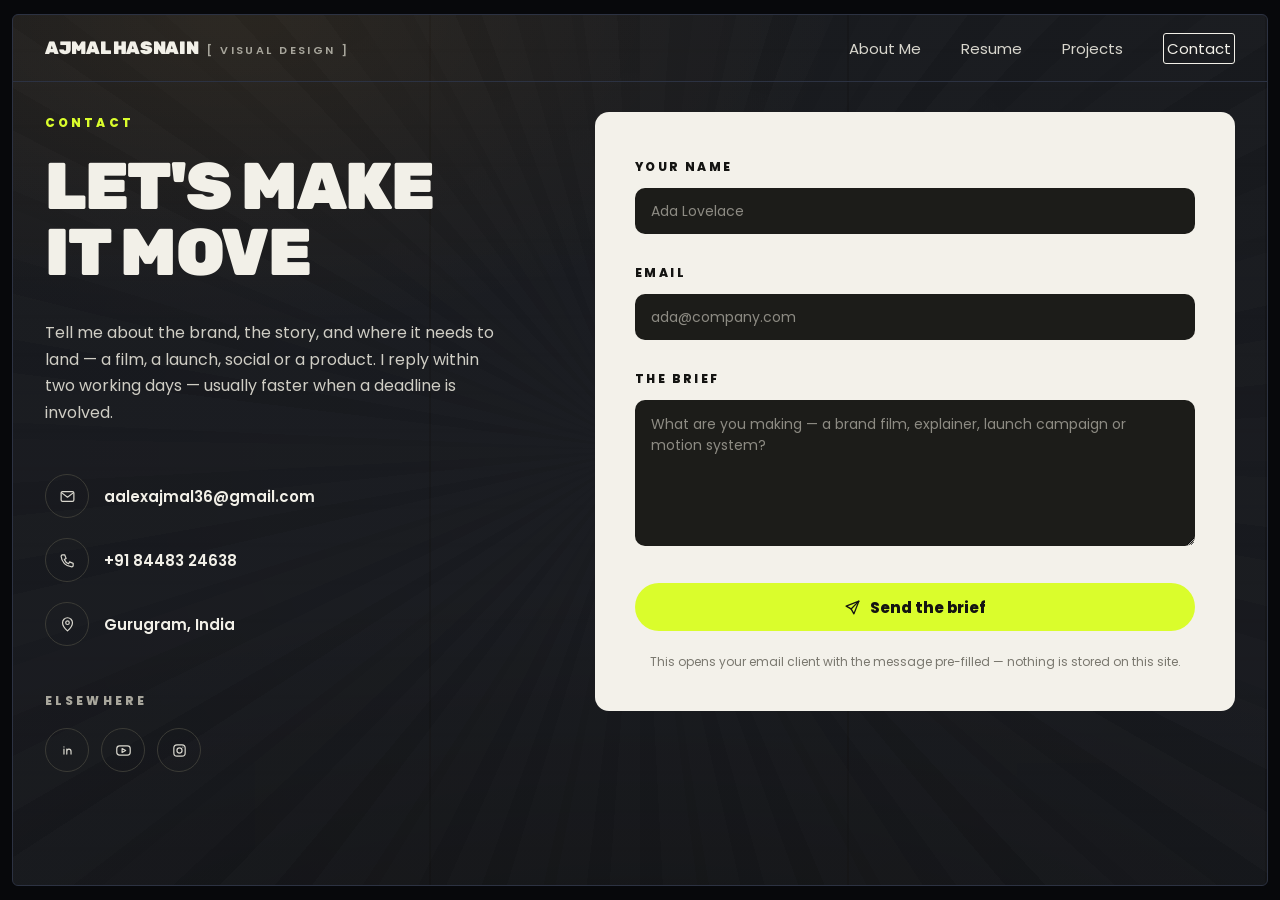
<file: contact.html>
<!doctype html>
<html lang="en">
<head>
<meta charset="utf-8">
<meta name="viewport" content="width=device-width, initial-scale=1">
<title>Contact • Ajmal Hasnain</title>
<style>
@import url(css/fonts.css?v=20261116b);
:root{
  --bg:#0b0d12; --line:#2c3242;
  /* dark slatted background drawn in CSS */
  --grime:linear-gradient(transparent,transparent);
  --rust:linear-gradient(transparent,transparent);
  --tex-shutter:repeating-linear-gradient(180deg,#14161c 0 34px,#0c0d11 34px 38px);
  --ribs:repeating-linear-gradient(180deg,#11141b 0 2px,#2a303c 2px 4px,#20252f 4px 11px,#171b23 11px 18px,#0b0d12 18px 20px,#1b1f28 20px 22px); --cream:#f2f0e8; --muted:#a8a69c; --muted-2:#7d7b73;
  --lime:#dafd2c; /* accent yellow */ --card:#f3f1ea; --field:#1c1c19; --ink:#141412;
}
*{box-sizing:border-box}
html,body{margin:0}
body{background:#07080b;color:var(--cream);font-family:"Archivo",system-ui,sans-serif;font-stretch:100%;-webkit-font-smoothing:antialiased}
a{color:inherit;text-decoration:none}
.frame{position:relative;margin:14px 12px;min-height:calc(100vh - 28px);border:1px solid var(--line);border-radius:6px;overflow:hidden;
  background:
    radial-gradient(ellipse 80% 60% at 18% 0%,rgba(255,177,43,.08),transparent 60%),
    radial-gradient(ellipse 120% 80% at 50% 120%,rgba(0,0,0,.65),transparent 70%),
    var(--grime),var(--rust),
    repeating-linear-gradient(90deg,transparent 0 calc(33.33% - 2px),rgba(0,0,0,.35) calc(33.33% - 2px) 33.33%),
    linear-gradient(180deg,#090b10ee,#090b10f6),
    var(--tex-shutter) 0 0 / 900px auto repeat,
    var(--ribs)}
/* rotating sunburst behind the content */
.rays{position:absolute;left:50%;top:50%;width:300vmax;height:300vmax;margin:-150vmax 0 0 -150vmax;z-index:0;pointer-events:none;opacity:.07;
  background:
    radial-gradient(circle at center,rgba(255,255,255,.6) 0,rgba(255,255,255,.35) 6%,rgba(255,255,255,0) 22%),
    repeating-conic-gradient(from 0deg,#f4f4f4 0deg 4deg,#d4d4d4 4deg 7deg,#efefef 7deg 11deg,#dcdcdc 11deg 12.5deg,#f6f6f6 12.5deg 17deg,#cfcfcf 17deg 20deg);
  animation:rays-spin 90s linear infinite}
@keyframes rays-spin{to{transform:rotate(360deg)}}
@media (prefers-reduced-motion:reduce){.rays{animation:none}}
.frame > .top,.frame > .main{position:relative;z-index:1}
/* film grain, as on the main site */
.grain{position:fixed;inset:0;z-index:90;pointer-events:none;background:url\(\"data\:image\/svg\+xml\,\%3Csvg\ xmlns\=\'http\:\/\/www\.w3\.org\/2000\/svg\'\ width\=\'180\'\ height\=\'180\'\%3E\%3Cfilter\ id\=\'n\'\%3E\%3CfeTurbulence\ type\=\'fractalNoise\'\ baseFrequency\=\'\.9\'\ numOctaves\=\'2\'\ stitchTiles\=\'stitch\'\/\%3E\%3CfeColorMatrix\ values\=\'0\ 0\ 0\ 0\ 1\ 0\ 0\ 0\ 0\ 1\ 0\ 0\ 0\ 0\ 1\ 0\ 0\ 0\ \.09\ 0\'\/\%3E\%3C\/filter\%3E\%3Crect\ width\=\'100\%25\'\ height\=\'100\%25\'\ filter\=\'url\(\%23n\)\'\/\%3E\%3C\/svg\%3E\"\) 0 0 / 180px 180px repeat}
.wrap{max-width:1412px;margin:0 auto;padding:0 32px}

/* header */
.top{border-bottom:1px solid var(--line)}
.top .wrap{display:flex;align-items:center;justify-content:space-between;height:66px}
.brand{display:flex;align-items:baseline;gap:9px}
.brand b{font-family:"Bungee",sans-serif;font-weight:400;font-size:18px;letter-spacing:.01em}
.brand span{font-size:11px;font-weight:600;letter-spacing:.22em;color:var(--muted)}
.nav{display:flex;align-items:center;gap:40px;font-size:15px;color:#d8d6cd}
.nav a:hover{color:var(--cream)}
.nav a.on{padding:3px 3px;border:1.5px solid var(--cream);border-radius:3px;color:var(--cream)}

/* layout */
.main{display:grid;grid-template-columns:minmax(0,1fr) 640px;gap:64px;padding-top:28px;padding-bottom:28px;align-items:start}
.eyebrow{font-size:12px;font-weight:700;letter-spacing:.26em;color:var(--lime);margin:4px 0 22px}
h1{margin:0;font-family:"Bungee",sans-serif;font-weight:400;font-size:66px;line-height:1;letter-spacing:-.01em}
.lede{margin:34px 0 0;max-width:450px;font-size:16px;line-height:1.66;color:#cfcdc4}

.contacts{list-style:none;margin:48px 0 0;padding:0;display:grid;gap:20px}
.contacts li{display:flex;align-items:center;gap:15px;font-size:15px;font-weight:600}
.ico{flex:none;display:grid;place-items:center;width:44px;height:44px;border:1px solid #3b3b36;border-radius:50%;color:#d9d7ce}
.ico svg{width:17px;height:17px}
.contacts a:hover{color:var(--lime)}

.else{margin-top:46px}
.else .eyebrow{color:var(--muted);margin-bottom:18px}
.social{display:flex;gap:12px}
.social a:hover .ico{border-color:var(--lime);color:var(--lime)}

/* form card */
.card{position:relative;margin-top:2px;background:var(--card);color:var(--ink);border-radius:14px;padding:46px 40px 40px}
.sticker{position:absolute;top:-20px;right:-12px;background:var(--lime);color:var(--ink);font-weight:800;font-size:12px;letter-spacing:.2em;padding:9px 16px;transform:rotate(-3deg);box-shadow:0 2px 0 rgba(0,0,0,.08)}
.field{display:block;margin-bottom:30px}
.field span{display:block;font-size:12px;font-weight:700;letter-spacing:.2em;margin-bottom:12px}
.field input,.field textarea{width:100%;border:0;outline:0;border-radius:10px;background:var(--field);color:var(--cream);font:inherit;font-size:14px;padding:14px 16px;transition:box-shadow .2s}
.field input{height:46px}
.field textarea{height:146px;resize:vertical;line-height:1.5}
.field ::placeholder{color:#8d8b83}
.field input:focus,.field textarea:focus{box-shadow:0 0 0 3px var(--lime)}
.send{margin-top:2px;width:100%;height:48px;border:0;border-radius:999px;background:var(--lime);color:var(--ink);font:inherit;font-size:15px;font-weight:700;display:flex;align-items:center;justify-content:center;gap:9px;cursor:pointer;transition:transform .15s,filter .15s}
.send:hover{filter:brightness(.95)}
.send:active{transform:scale(.99)}
.send svg{width:17px;height:17px}
.note{margin:22px 0 0;text-align:center;font-size:12px;color:#7a786f}
.err{display:none;margin:10px 0 0;text-align:center;font-size:13px;color:#b3261e}

@media (max-width:1100px){
  .main{grid-template-columns:1fr;gap:56px}
  .card{max-width:640px}
}
@media (max-width:640px){
  .wrap{padding:0 18px}
  .nav{gap:16px;font-size:13px}
  .brand span{display:none}
  h1{font-size:52px}
  .card{padding:40px 22px 28px}
  .sticker{right:6px}
}
/* display type: caps, tight */
h1,h2,.brand b{text-transform:uppercase;letter-spacing:-.02em}
</style>
</head>
<body>
<div class="grain" aria-hidden="true"></div>
<div class="frame">
  <div class="rays" aria-hidden="true"></div>
  <header class="top">
    <div class="wrap">
      <a class="brand" href="index.html"><b>Ajmal Hasnain</b><span>[ VISUAL DESIGN ]</span></a>
      <nav class="nav">
        <a href="index.html#about-me">About Me</a>
        <a href="resume.html">Resume</a>
        <a href="index.html#projects">Projects</a>
        <a class="on" href="contact.html" aria-current="page">Contact</a>
      </nav>
    </div>
  </header>

  <main class="wrap main">
    <section>
      <p class="eyebrow">CONTACT</p>
      <h1>Let's make<br>it move</h1>
      <p class="lede">Tell me about the brand, the story, and where it needs to land — a film, a launch, social or a product. I reply within two working days — usually faster when a deadline is involved.</p>

      <ul class="contacts">
        <li><span class="ico"><svg viewBox="0 0 24 24" fill="none" stroke="currentColor" stroke-width="1.7" stroke-linecap="round" stroke-linejoin="round"><rect x="3" y="5" width="18" height="14" rx="2"/><path d="m3.5 6.5 8.5 6.5 8.5-6.5"/></svg></span><a href="mailto:aalexajmal36@gmail.com">aalexajmal36@gmail.com</a></li>
        <li><span class="ico"><svg viewBox="0 0 24 24" fill="none" stroke="currentColor" stroke-width="1.7" stroke-linecap="round" stroke-linejoin="round"><path d="M5 4h3l2 5-2.5 1.5a11 11 0 0 0 6 6L15 14l5 2v3a2 2 0 0 1-2 2A16 16 0 0 1 3 6a2 2 0 0 1 2-2"/></svg></span><a href="tel:+918448324638">+91 84483 24638</a></li>
        <li><span class="ico"><svg viewBox="0 0 24 24" fill="none" stroke="currentColor" stroke-width="1.7" stroke-linecap="round" stroke-linejoin="round"><path d="M12 21s-7-6.2-7-11.5a7 7 0 0 1 14 0C19 14.8 12 21 12 21z"/><circle cx="12" cy="9.5" r="2.5"/></svg></span><span>Gurugram, India</span></li>
      </ul>

      <div class="else">
        <p class="eyebrow">ELSEWHERE</p>
        <div class="social">
          <a href="https://www.linkedin.com/in/ajmal-hasnain36/" target="_blank" rel="noopener" aria-label="LinkedIn"><span class="ico"><svg viewBox="0 0 24 24" fill="none" stroke="currentColor" stroke-width="1.7" stroke-linecap="round" stroke-linejoin="round"><path d="M7 10v7M7 7v.01M11 17v-7M11 13.5c0-2 1.2-3.5 3-3.5s3 1.2 3 3.5V17"/></svg></span></a>
          <a href="https://www.youtube.com/@design.walebhaiya" target="_blank" rel="noopener" aria-label="YouTube"><span class="ico"><svg viewBox="0 0 24 24" fill="none" stroke="currentColor" stroke-width="1.7" stroke-linecap="round" stroke-linejoin="round"><rect x="2.5" y="5.5" width="19" height="13" rx="4"/><path d="m10 9.2 5 2.8-5 2.8z"/></svg></span></a>
          <a href="https://www.instagram.com/design.walebhaiya/" target="_blank" rel="noopener" aria-label="Instagram"><span class="ico"><svg viewBox="0 0 24 24" fill="none" stroke="currentColor" stroke-width="1.7" stroke-linecap="round" stroke-linejoin="round"><rect x="4" y="4" width="16" height="16" rx="4.5"/><circle cx="12" cy="12" r="3.6"/><path d="M16.8 7.2v.01"/></svg></span></a>
        </div>
      </div>
    </section>

    <section class="card" aria-label="Send a brief">
      <form id="brief" novalidate>
        <label class="field"><span>YOUR NAME</span><input name="name" placeholder="Ada Lovelace" autocomplete="name"></label>
        <label class="field"><span>EMAIL</span><input name="email" type="email" placeholder="ada@company.com" autocomplete="email"></label>
        <label class="field"><span>THE BRIEF</span><textarea name="brief" placeholder="What are you making — a brand film, explainer, launch campaign or motion system?"></textarea></label>
        <button class="send" type="submit"><svg viewBox="0 0 24 24" fill="none" stroke="currentColor" stroke-width="1.9" stroke-linecap="round" stroke-linejoin="round"><path d="M21 3 10 14"/><path d="m21 3-7 18-4-7-7-4z"/></svg>Send the brief</button>
        <p class="err" id="err">Please add your name and a short brief.</p>
        <p class="note">This opens your email client with the message pre-filled — nothing is stored on this site.</p>
      </form>
    </section>
  </main>
</div>

<script>
// Builds a mailto: link from the form; nothing is sent to or stored on a server.
const TO = "aalexajmal36@gmail.com";
document.getElementById("brief").addEventListener("submit", (e) => {
  e.preventDefault();
  const f = e.target, name = f.name.value.trim(), email = f.email.value.trim(), brief = f.brief.value.trim();
  const err = document.getElementById("err");
  if (!name || !brief) { err.style.display = "block"; return; }
  err.style.display = "none";
  const subject = "Brief from " + name;
  const body = brief + "\n\n— " + name + (email ? " (" + email + ")" : "");
  location.href = "mailto:" + TO + "?subject=" + encodeURIComponent(subject) + "&body=" + encodeURIComponent(body);
});
</script>
</body>
</html>
</file>
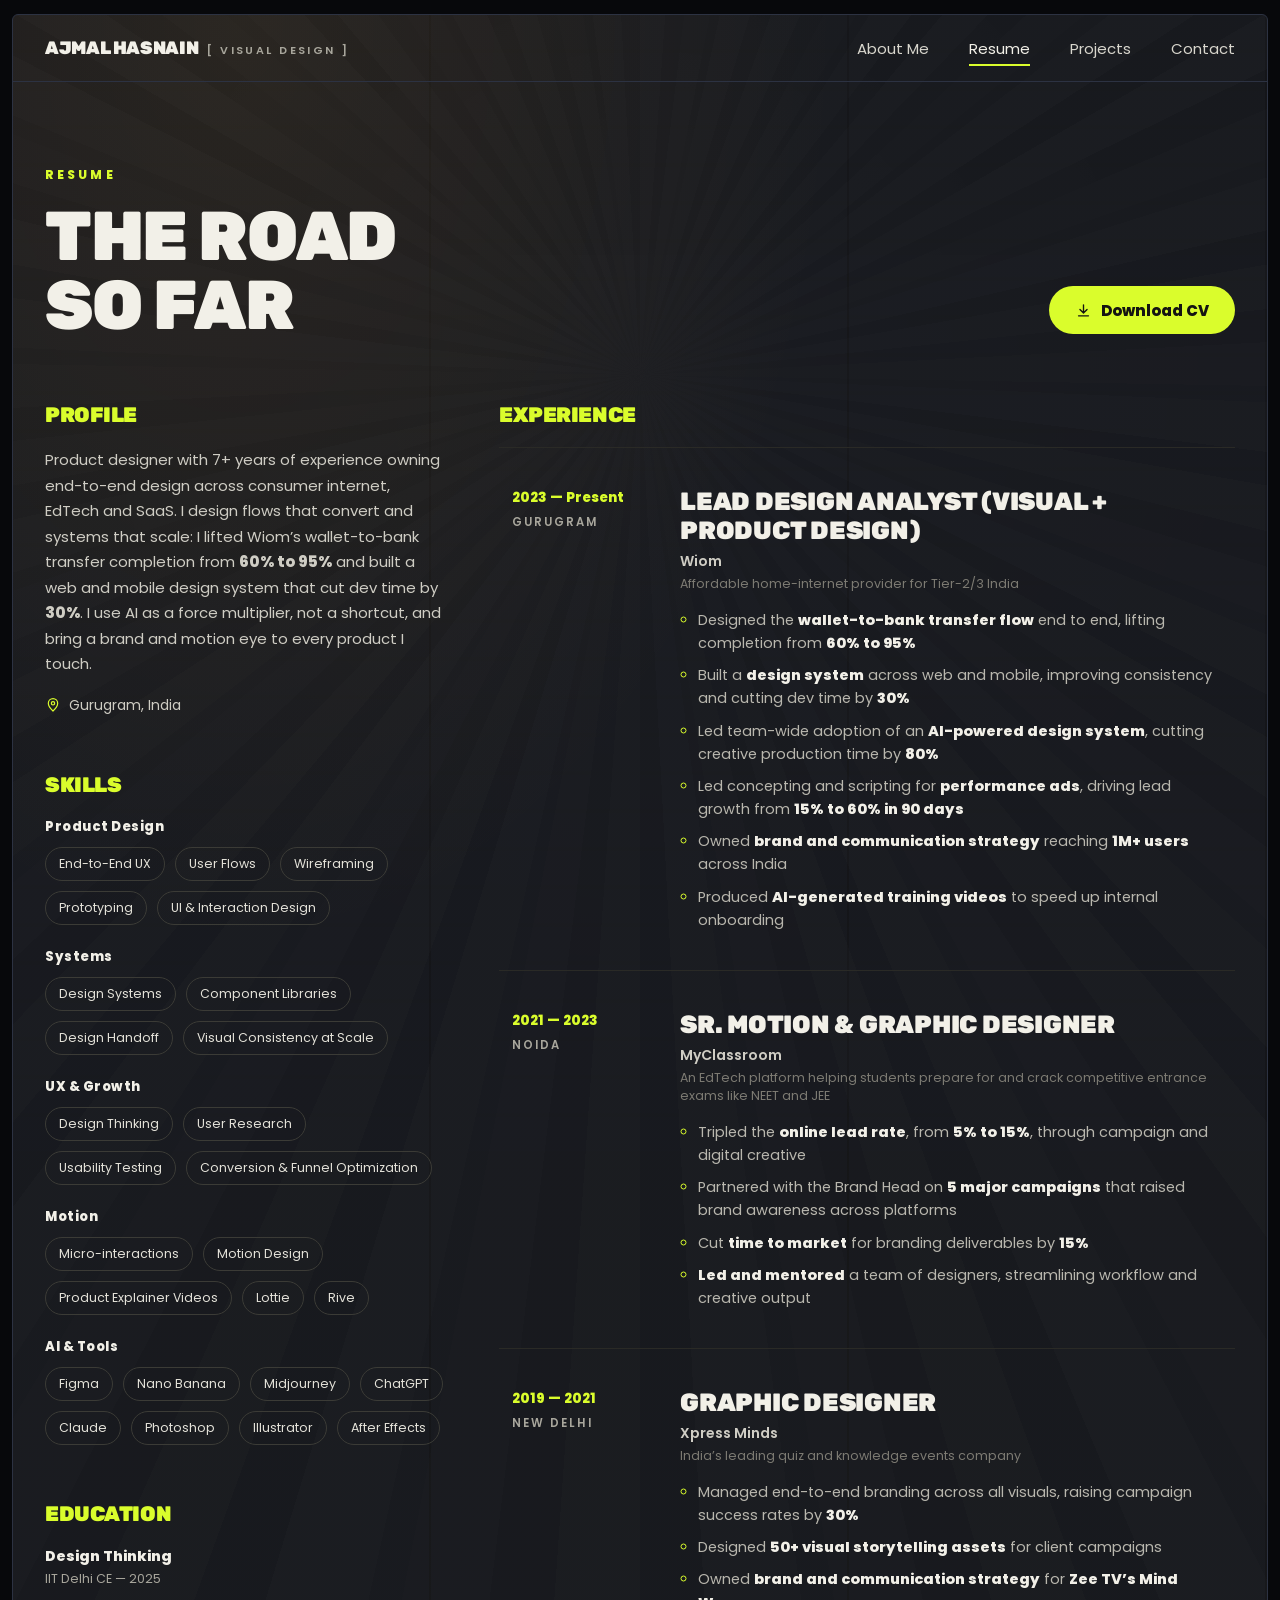
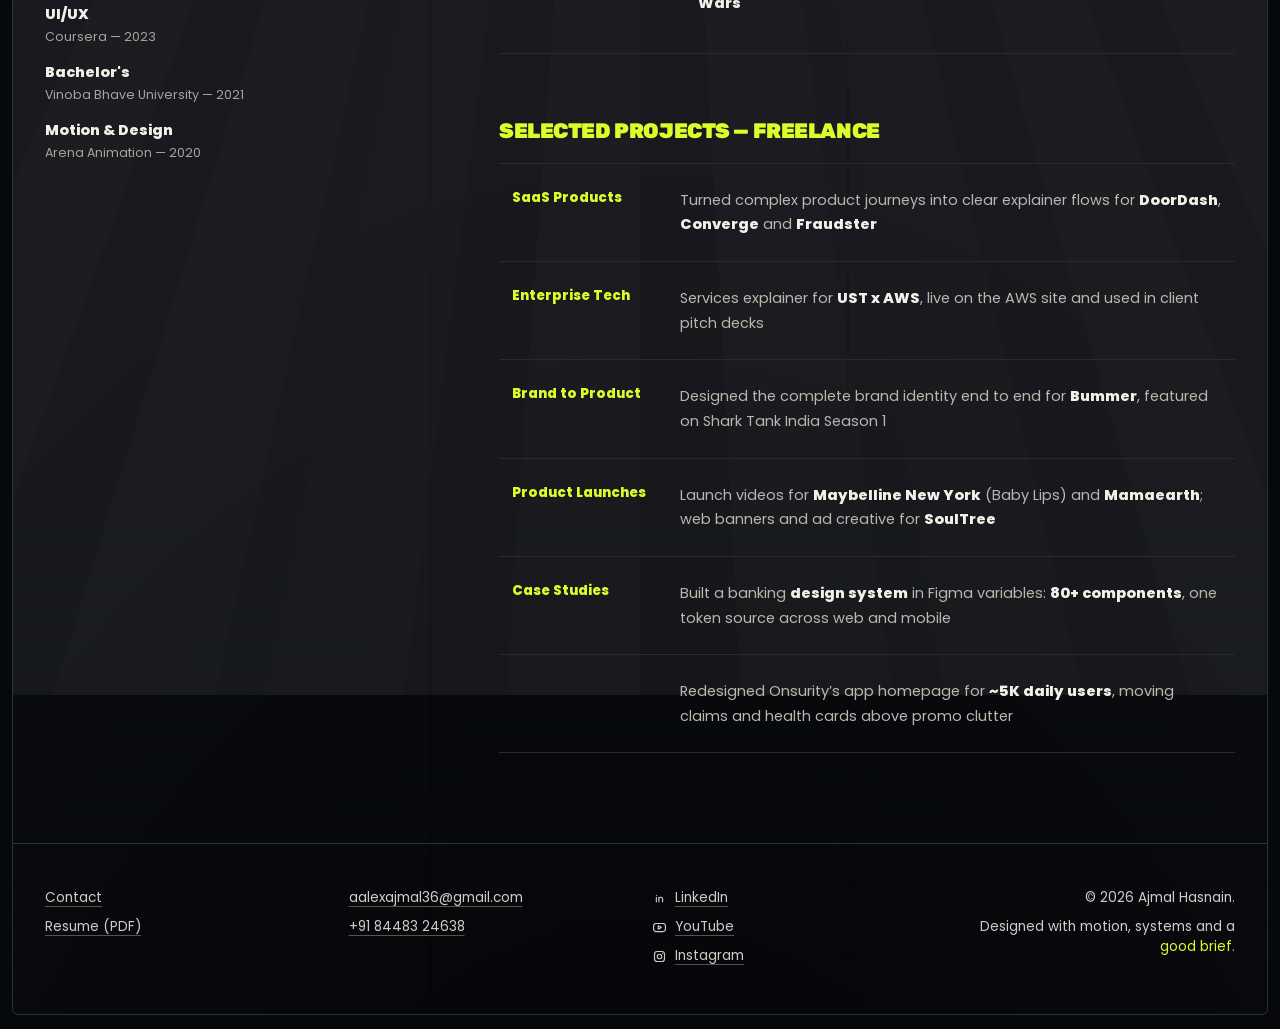
<file: resume.html>
<!doctype html>
<html lang="en">
<head>
<meta charset="utf-8">
<meta name="viewport" content="width=device-width, initial-scale=1">
<title>Resume • Ajmal Hasnain</title>
<meta name="description" content="Resume of Ajmal Hasnain, visual designer: 7+ years owning end-to-end design across consumer internet, EdTech and SaaS.">
<style>
@import url(css/fonts.css?v=20261116b);
:root{
  --line:#2c3242; --cream:#f2f0e8; --muted:#a8a69c; --muted-2:#7d7b73; --accent:#dafd2c; --ink:#141412;
  --grime:linear-gradient(transparent,transparent); --rust:linear-gradient(transparent,transparent); --tex-shutter:repeating-linear-gradient(180deg,#14161c 0 34px,#0c0d11 34px 38px);
  --ribs:repeating-linear-gradient(180deg,#11141b 0 2px,#2a303c 2px 4px,#20252f 4px 11px,#171b23 11px 18px,#0b0d12 18px 20px,#1b1f28 20px 22px);
}
*{box-sizing:border-box}
html,body{margin:0}
body{background:#07080b;color:var(--cream);font-family:"Archivo",system-ui,sans-serif;-webkit-font-smoothing:antialiased;font-synthesis:none}
a{color:inherit;text-decoration:none}
/* same framed, textured page as contact.html */
.frame{position:relative;margin:14px 12px;min-height:calc(100vh - 28px);border:1px solid var(--line);border-radius:6px;overflow:hidden;
  background:radial-gradient(ellipse 80% 60% at 18% 0%,rgba(255,177,43,.08),transparent 60%),radial-gradient(ellipse 120% 80% at 50% 120%,rgba(0,0,0,.65),transparent 70%),
    var(--grime),var(--rust),repeating-linear-gradient(90deg,transparent 0 calc(33.33% - 2px),rgba(0,0,0,.35) calc(33.33% - 2px) 33.33%),
    linear-gradient(180deg,#090b10ee,#090b10f6),var(--tex-shutter) 0 0 / 900px auto repeat,var(--ribs)}
.rays{position:absolute;left:50%;top:40vh;width:300vmax;height:300vmax;margin:-150vmax 0 0 -150vmax;z-index:0;pointer-events:none;opacity:.07;
  background:radial-gradient(circle at center,rgba(255,255,255,.6) 0,rgba(255,255,255,.35) 6%,rgba(255,255,255,0) 22%),
    repeating-conic-gradient(from 0deg,#f4f4f4 0deg 4deg,#d4d4d4 4deg 7deg,#efefef 7deg 11deg,#dcdcdc 11deg 12.5deg,#f6f6f6 12.5deg 17deg,#cfcfcf 17deg 20deg);
  animation:rays-spin 90s linear infinite}
@keyframes rays-spin{to{transform:rotate(360deg)}}
.grain{position:fixed;inset:0;z-index:90;pointer-events:none;background:url\(\"data\:image\/svg\+xml\,\%3Csvg\ xmlns\=\'http\:\/\/www\.w3\.org\/2000\/svg\'\ width\=\'180\'\ height\=\'180\'\%3E\%3Cfilter\ id\=\'n\'\%3E\%3CfeTurbulence\ type\=\'fractalNoise\'\ baseFrequency\=\'\.9\'\ numOctaves\=\'2\'\ stitchTiles\=\'stitch\'\/\%3E\%3CfeColorMatrix\ values\=\'0\ 0\ 0\ 0\ 1\ 0\ 0\ 0\ 0\ 1\ 0\ 0\ 0\ 0\ 1\ 0\ 0\ 0\ \.09\ 0\'\/\%3E\%3C\/filter\%3E\%3Crect\ width\=\'100\%25\'\ height\=\'100\%25\'\ filter\=\'url\(\%23n\)\'\/\%3E\%3C\/svg\%3E\"\) 0 0 / 180px 180px repeat}
.frame > *:not(.rays){position:relative;z-index:1}
.wrap{max-width:1412px;margin:0 auto;padding:0 32px}

/* header */
.top{border-bottom:1px solid var(--line)}
.top .wrap{display:flex;align-items:center;justify-content:space-between;height:66px}
.brand{display:flex;align-items:baseline;gap:9px}
.brand b{font-family:"Bungee",sans-serif;font-weight:400;font-size:18px;letter-spacing:.01em}
.brand span{font-size:11px;font-weight:600;letter-spacing:.22em;color:var(--muted)}
.nav{display:flex;align-items:center;gap:40px;font-size:15px;color:#d8d6cd}
.nav a{position:relative;padding:4px 0}
.nav a:hover{color:var(--cream)}
.nav a.on{color:var(--cream)}
.nav a.on:after{content:"";position:absolute;left:0;right:0;bottom:-2px;height:2px;background:var(--accent)}

/* title row */
.head{display:flex;align-items:flex-end;justify-content:space-between;gap:32px;padding-top:84px}
.eyebrow{margin:0 0 18px;font-size:12px;font-weight:700;letter-spacing:.26em;color:var(--accent)}
h1{margin:0;font-family:"Bungee",sans-serif;font-weight:400;font-size:clamp(48px,5.4vw,78px);line-height:1;letter-spacing:-.01em}
.cv{flex:none;display:inline-flex;align-items:center;gap:9px;height:48px;padding:0 26px;margin-bottom:6px;border-radius:999px;background:var(--accent);color:var(--ink);font-size:15px;font-weight:700;transition:transform .15s,filter .15s}
.cv:hover{filter:brightness(.95)}
.cv:active{transform:scale(.98)}
.cv svg{width:17px;height:17px}

/* two columns */
.cols{display:grid;grid-template-columns:minmax(0,400px) minmax(0,1fr);gap:54px;padding:62px 32px 90px}
h2{margin:0 0 20px;font-family:"Bungee",sans-serif;font-weight:400;font-size:21px;color:var(--accent);letter-spacing:.01em}
aside section + section{margin-top:56px}
.profile p{margin:0;font-size:15px;line-height:1.7;color:#cfcdc4}
.loc{display:flex;align-items:center;gap:8px;margin-top:18px;font-size:14px;color:#cfcdc4}
.loc svg{width:16px;height:16px;color:var(--accent)}
.chips{display:flex;flex-wrap:wrap;gap:10px;margin:0;padding:0;list-style:none}
.chips li{padding:7px 13px;border:1px solid #3b3b36;border-radius:999px;font-size:12.5px;color:#e4e2d9;transition:border-color .2s,color .2s}
.chips li:hover{border-color:var(--accent);color:var(--accent)}
.edu{list-style:none;margin:0;padding:0;display:grid;gap:16px}
.edu b{display:block;font-size:14.5px;font-weight:700}
.edu span{display:block;margin-top:3px;font-size:12.5px;color:var(--muted)}
.kit{list-style:none;margin:0;padding:0}
.kit li{display:flex;justify-content:space-between;gap:16px;padding:11px 0;border-bottom:1px solid #2a2a26;font-size:14px}
.kit li b{font-weight:600}
.kit li span{text-align:right;font-size:11px;font-weight:600;letter-spacing:.07em;text-transform:uppercase;color:var(--muted)}

/* experience timeline */
.jobs{list-style:none;margin:0;padding:0;border-top:1px solid #2a2a26}
.job{display:grid;grid-template-columns:150px minmax(0,1fr);gap:18px;padding:40px 13px 38px;border-bottom:1px solid #2a2a26}
.when b{display:block;font-size:13.5px;font-weight:700;color:var(--accent)}
.when span{display:block;margin-top:6px;font-size:11.5px;font-weight:600;letter-spacing:.18em;text-transform:uppercase;color:var(--muted)}
.job h3{margin:0;font-family:"FatFrank","Bungee",sans-serif;font-weight:400;font-size:25px;letter-spacing:-.01em;line-height:1.15;text-transform:uppercase}
.org{margin-top:5px;font-size:14px;font-weight:600;color:#cfcdc4}
.ctx{margin-top:3px;font-size:12.5px;font-style:italic;color:var(--muted-2)}
.job p{margin:16px 0 0;max-width:600px;font-size:14.5px;line-height:1.7;color:#b9b7ae}
.job p b{color:var(--cream);font-weight:700}

.pts{margin:16px 0 0;padding:0 0 0 18px;max-width:640px;display:grid;gap:9px;font-size:14.5px;line-height:1.6;color:#b9b7ae}
.pts li::marker{color:var(--accent)}
.pts b{color:var(--cream);font-weight:700}
.sk-group + .sk-group{margin-top:22px}
.sk-group > b{display:block;margin-bottom:10px;font-size:13px;font-weight:700;letter-spacing:.04em;color:var(--cream)}
.projects-h{margin-top:64px}
.job.proj{padding:24px 13px}
.job.proj p{margin:0}
/* footer */
.foot{border-top:1px solid var(--line)}
.foot .wrap{display:grid;grid-template-columns:1fr 1fr 1fr 1fr;gap:24px;padding-top:44px;padding-bottom:48px;font-size:13.5px;color:#cfcdc4}
.foot .stack{display:grid;gap:9px;align-content:start}
.foot a{text-decoration:underline;text-decoration-color:#55534c;text-underline-offset:4px}
.foot a:hover{color:var(--accent);text-decoration-color:var(--accent)}
.foot .soc a{display:inline-flex;align-items:center;gap:8px}
.foot .soc svg{width:15px;height:15px}
.foot .end{text-align:right}
.foot .end em{font-style:normal;color:var(--accent)}

/* scroll reveal (as in the reference) */
.reveal{opacity:0;transform:translateY(22px);transition:opacity .8s cubic-bezier(.16,1,.3,1),transform .8s cubic-bezier(.16,1,.3,1)}
.reveal.in{opacity:1;transform:none}
@media (prefers-reduced-motion:reduce){.rays{animation:none}.reveal{opacity:1;transform:none;transition:none}}

@media (max-width:1000px){
  .cols{grid-template-columns:1fr;gap:64px}
  .foot .wrap{grid-template-columns:1fr 1fr}
  .foot .end{text-align:left}
}
@media (max-width:640px){
  .wrap{padding:0 18px}
  .cols{padding:44px 18px 70px}
  .nav{gap:16px;font-size:13px}
  .brand span{display:none}
  .head{flex-direction:column;align-items:flex-start;padding-top:52px}
  .job{grid-template-columns:1fr;gap:10px;padding:30px 0}
  .foot .wrap{grid-template-columns:1fr}
}
@media print{
  body{background:#fff;color:#111}.frame{background:none;border:0;margin:0}.rays,.grain,.cv,.nav{display:none}
  .reveal{opacity:1;transform:none}.job p,.profile p,.chips li,.edu span,.kit li span,.org{color:#333}h1,h2,.when b{color:#111}
}
/* display type: caps, tight */
h1,h2,.brand b{text-transform:uppercase;letter-spacing:-.02em}
</style>
</head>
<body>
<div class="grain" aria-hidden="true"></div>
<div class="frame">
  <div class="rays" aria-hidden="true"></div>

  <header class="top">
    <div class="wrap">
      <a class="brand" href="index.html"><b>Ajmal Hasnain</b><span>[ VISUAL DESIGN ]</span></a>
      <nav class="nav">
        <a href="index.html#about-me">About Me</a>
        <a class="on" href="resume.html" aria-current="page">Resume</a>
        <a href="index.html#projects">Projects</a>
        <a href="contact.html">Contact</a>
      </nav>
    </div>
  </header>

  <main>
    <div class="wrap head reveal">
      <div>
        <p class="eyebrow">RESUME</p>
        <h1>The road<br>so far</h1>
      </div>
      <a class="cv" href="Ajmal_Hasnain_Resume.pdf" target="_blank" rel="noopener" download="Ajmal_Hasnain_Resume.pdf"><svg viewBox="0 0 24 24" fill="none" stroke="currentColor" stroke-width="1.9" stroke-linecap="round" stroke-linejoin="round"><path d="M12 4v11M7 10.5l5 5 5-5M5 19.5h14"/></svg>Download CV</a>
    </div>

    <div class="wrap cols">
      <aside>
        <section class="profile reveal">
          <h2>Profile</h2>
          <p>Product designer with 7+ years of experience owning end-to-end design across consumer internet, EdTech and SaaS. I design flows that convert and systems that scale: I lifted Wiom&#8217;s wallet-to-bank transfer completion from <b>60% to 95%</b> and built a web and mobile design system that cut dev time by <b>30%</b>. I use AI as a force multiplier, not a shortcut, and bring a brand and motion eye to every product I touch.</p>
          <div class="loc"><svg viewBox="0 0 24 24" fill="none" stroke="currentColor" stroke-width="1.8" stroke-linecap="round" stroke-linejoin="round"><path d="M12 21s-7-6.2-7-11.5a7 7 0 0 1 14 0C19 14.8 12 21 12 21z"/><circle cx="12" cy="9.5" r="2.5"/></svg>Gurugram, India</div>
        </section>

        <section class="reveal">
          <h2>Skills</h2>
          <div class="sk-group"><b>Product Design</b><ul class="chips"><li>End-to-End UX</li><li>User Flows</li><li>Wireframing</li><li>Prototyping</li><li>UI &amp; Interaction Design</li></ul></div>
          <div class="sk-group"><b>Systems</b><ul class="chips"><li>Design Systems</li><li>Component Libraries</li><li>Design Handoff</li><li>Visual Consistency at Scale</li></ul></div>
          <div class="sk-group"><b>UX &amp; Growth</b><ul class="chips"><li>Design Thinking</li><li>User Research</li><li>Usability Testing</li><li>Conversion &amp; Funnel Optimization</li></ul></div>
          <div class="sk-group"><b>Motion</b><ul class="chips"><li>Micro-interactions</li><li>Motion Design</li><li>Product Explainer Videos</li><li>Lottie</li><li>Rive</li></ul></div>
          <div class="sk-group"><b>AI &amp; Tools</b><ul class="chips"><li>Figma</li><li>Nano Banana</li><li>Midjourney</li><li>ChatGPT</li><li>Claude</li><li>Photoshop</li><li>Illustrator</li><li>After Effects</li></ul></div>
        </section>

        <section class="reveal">
          <h2>Education</h2>
          <ul class="edu">
            <li><b>Design Thinking</b><span>IIT Delhi CE — 2025</span></li>
            <li><b>UI/UX</b><span>Coursera — 2023</span></li>
            <li><b>Bachelor's</b><span>Vinoba Bhave University — 2021</span></li>
            <li><b>Motion &amp; Design</b><span>Arena Animation — 2020</span></li>
          </ul>
        </section>
      </aside>

      <section>
        <h2 class="reveal">Experience</h2>
        <ol class="jobs">
          <li class="job reveal">
            <div class="when"><b>2023 &#8212; Present</b><span>Gurugram</span></div>
            <div>
              <h3>Lead Design Analyst (Visual + Product Design)</h3>
              <div class="org">Wiom</div>
              <div class="ctx">Affordable home-internet provider for Tier-2/3 India</div>
              <ul class="pts">
                <li>Designed the <b>wallet-to-bank transfer flow</b> end to end, lifting completion from <b>60% to 95%</b></li>
                <li>Built a <b>design system</b> across web and mobile, improving consistency and cutting dev time by <b>30%</b></li>
                <li>Led team-wide adoption of an <b>AI-powered design system</b>, cutting creative production time by <b>80%</b></li>
                <li>Led concepting and scripting for <b>performance ads</b>, driving lead growth from <b>15% to 60% in 90 days</b></li>
                <li>Owned <b>brand and communication strategy</b> reaching <b>1M+ users</b> across India</li>
                <li>Produced <b>AI-generated training videos</b> to speed up internal onboarding</li>
              </ul>
            </div>
          </li>
          <li class="job reveal">
            <div class="when"><b>2021 &#8212; 2023</b><span>Noida</span></div>
            <div>
              <h3>Sr. Motion &amp; Graphic Designer</h3>
              <div class="org">MyClassroom</div>
              <div class="ctx">An EdTech platform helping students prepare for and crack competitive entrance exams like NEET and JEE</div>
              <ul class="pts">
                <li>Tripled the <b>online lead rate</b>, from <b>5% to 15%</b>, through campaign and digital creative</li>
                <li>Partnered with the Brand Head on <b>5 major campaigns</b> that raised brand awareness across platforms</li>
                <li>Cut <b>time to market</b> for branding deliverables by <b>15%</b></li>
                <li><b>Led and mentored</b> a team of designers, streamlining workflow and creative output</li>
              </ul>
            </div>
          </li>
          <li class="job reveal">
            <div class="when"><b>2019 &#8212; 2021</b><span>New Delhi</span></div>
            <div>
              <h3>Graphic Designer</h3>
              <div class="org">Xpress Minds</div>
              <div class="ctx">India&#8217;s leading quiz and knowledge events company</div>
              <ul class="pts">
                <li>Managed end-to-end branding across all visuals, raising campaign success rates by <b>30%</b></li>
                <li>Designed <b>50+ visual storytelling assets</b> for client campaigns</li>
                <li>Owned <b>brand and communication strategy</b> for <b>Zee TV&#8217;s Mind Wars</b></li>
              </ul>
            </div>
          </li>
        </ol>

        <h2 class="reveal projects-h">Selected Projects &#8212; Freelance</h2>
        <ul class="jobs">
          <li class="job proj reveal"><div class="when"><b>SaaS Products</b></div><div><p>Turned complex product journeys into clear explainer flows for <b>DoorDash</b>, <b>Converge</b> and <b>Fraudster</b></p></div></li>
          <li class="job proj reveal"><div class="when"><b>Enterprise Tech</b></div><div><p>Services explainer for <b>UST x AWS</b>, live on the AWS site and used in client pitch decks</p></div></li>
          <li class="job proj reveal"><div class="when"><b>Brand to Product</b></div><div><p>Designed the complete brand identity end to end for <b>Bummer</b>, featured on Shark Tank India Season 1</p></div></li>
          <li class="job proj reveal"><div class="when"><b>Product Launches</b></div><div><p>Launch videos for <b>Maybelline New York</b> (Baby Lips) and <b>Mamaearth</b>; web banners and ad creative for <b>SoulTree</b></p></div></li>
          <li class="job proj reveal"><div class="when"><b>Case Studies</b></div><div><p>Built a banking <b>design system</b> in Figma variables: <b>80+ components</b>, one token source across web and mobile</p></div></li>
          <li class="job proj reveal"><div class="when"><b></b></div><div><p>Redesigned Onsurity&#8217;s app homepage for <b>~5K daily users</b>, moving claims and health cards above promo clutter</p></div></li>
        </ul>
      </section>
    </div>
  </main>

  <footer class="foot">
    <div class="wrap">
      <div class="stack"><a href="contact.html">Contact</a><a href="Ajmal_Hasnain_Resume.pdf" target="_blank" rel="noopener">Resume (PDF)</a></div>
      <div class="stack"><a href="mailto:aalexajmal36@gmail.com">aalexajmal36@gmail.com</a><a href="tel:+918448324638">+91 84483 24638</a></div>
      <div class="stack soc">
        <a href="https://www.linkedin.com/in/ajmal-hasnain36/" target="_blank" rel="noopener"><svg viewBox="0 0 24 24" fill="none" stroke="currentColor" stroke-width="1.8" stroke-linecap="round" stroke-linejoin="round"><path d="M7 10v7M7 7v.01M11 17v-7M11 13.5c0-2 1.2-3.5 3-3.5s3 1.2 3 3.5V17"/></svg>LinkedIn</a>
        <a href="https://www.youtube.com/@design.walebhaiya" target="_blank" rel="noopener"><svg viewBox="0 0 24 24" fill="none" stroke="currentColor" stroke-width="1.8" stroke-linecap="round" stroke-linejoin="round"><rect x="2.5" y="5.5" width="19" height="13" rx="4"/><path d="m10 9.2 5 2.8-5 2.8z"/></svg>YouTube</a>
        <a href="https://www.instagram.com/design.walebhaiya/" target="_blank" rel="noopener"><svg viewBox="0 0 24 24" fill="none" stroke="currentColor" stroke-width="1.8" stroke-linecap="round" stroke-linejoin="round"><rect x="4" y="4" width="16" height="16" rx="4.5"/><circle cx="12" cy="12" r="3.6"/><path d="M16.8 7.2v.01"/></svg>Instagram</a>
      </div>
      <div class="stack end"><span>© 2026 Ajmal Hasnain.</span><span>Designed with motion, systems and a <em>good brief</em>.</span></div>
    </div>
  </footer>
</div>

<script>
// fade sections up as they scroll into view
const io = new IntersectionObserver((es) => es.forEach((e) => { if (e.isIntersecting) { e.target.classList.add("in"); io.unobserve(e.target); } }), { rootMargin: "0px 0px -8% 0px" });
document.querySelectorAll(".reveal").forEach((el, i) => { el.style.transitionDelay = (Math.min(i, 4) * 60) + "ms"; io.observe(el); });
</script>
</body>
</html>
</file>
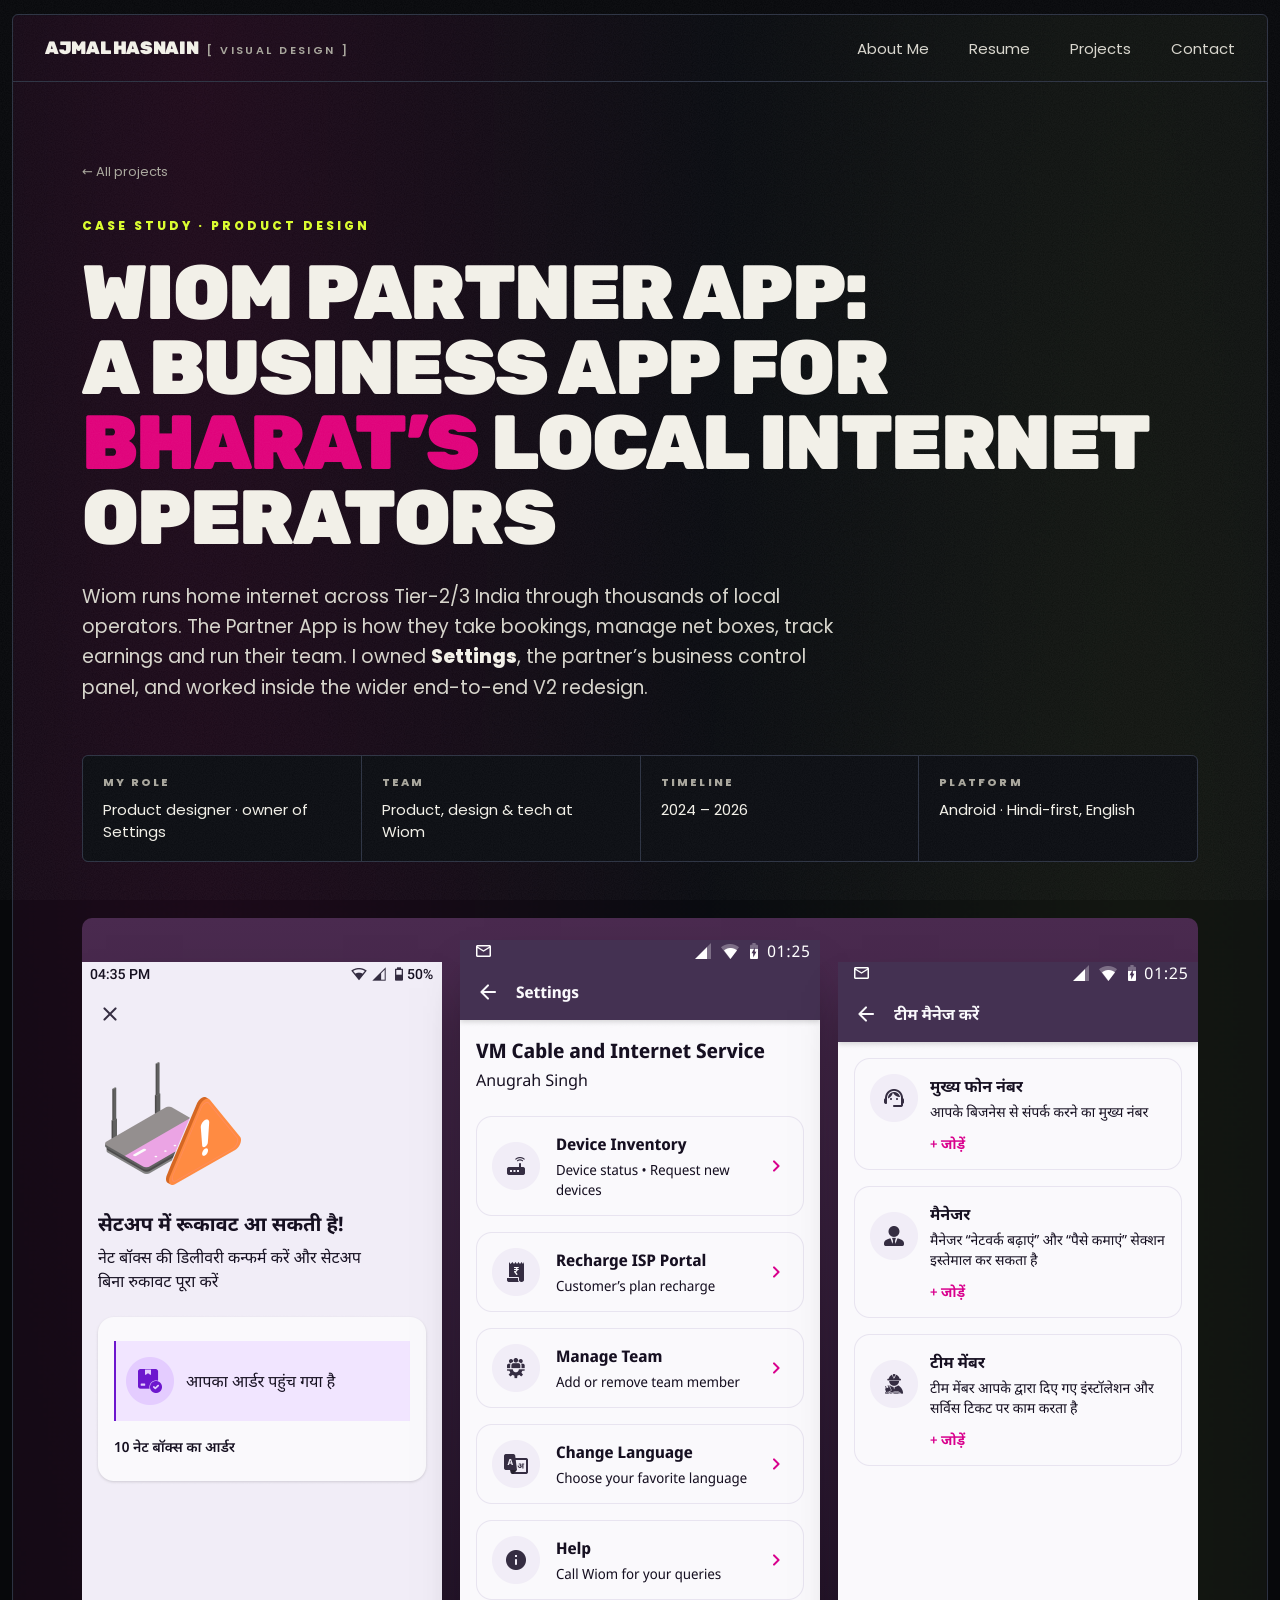
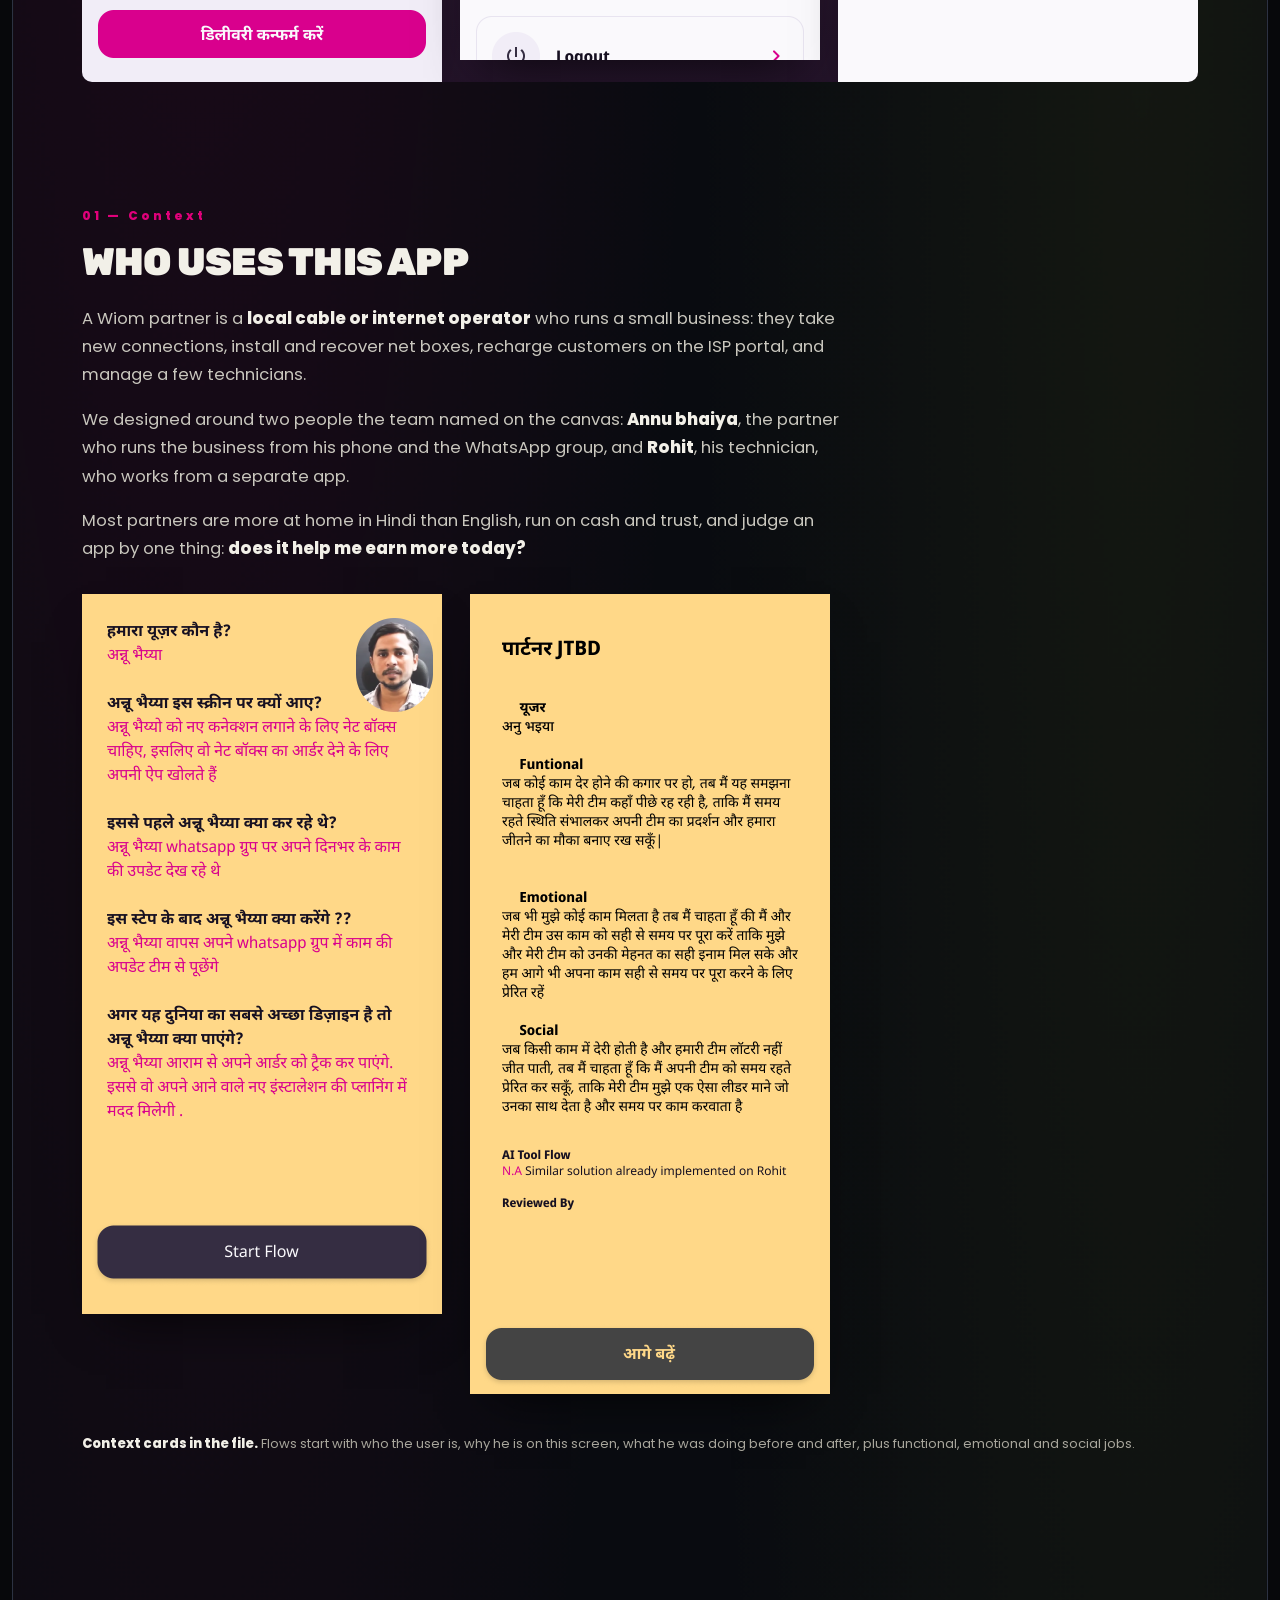
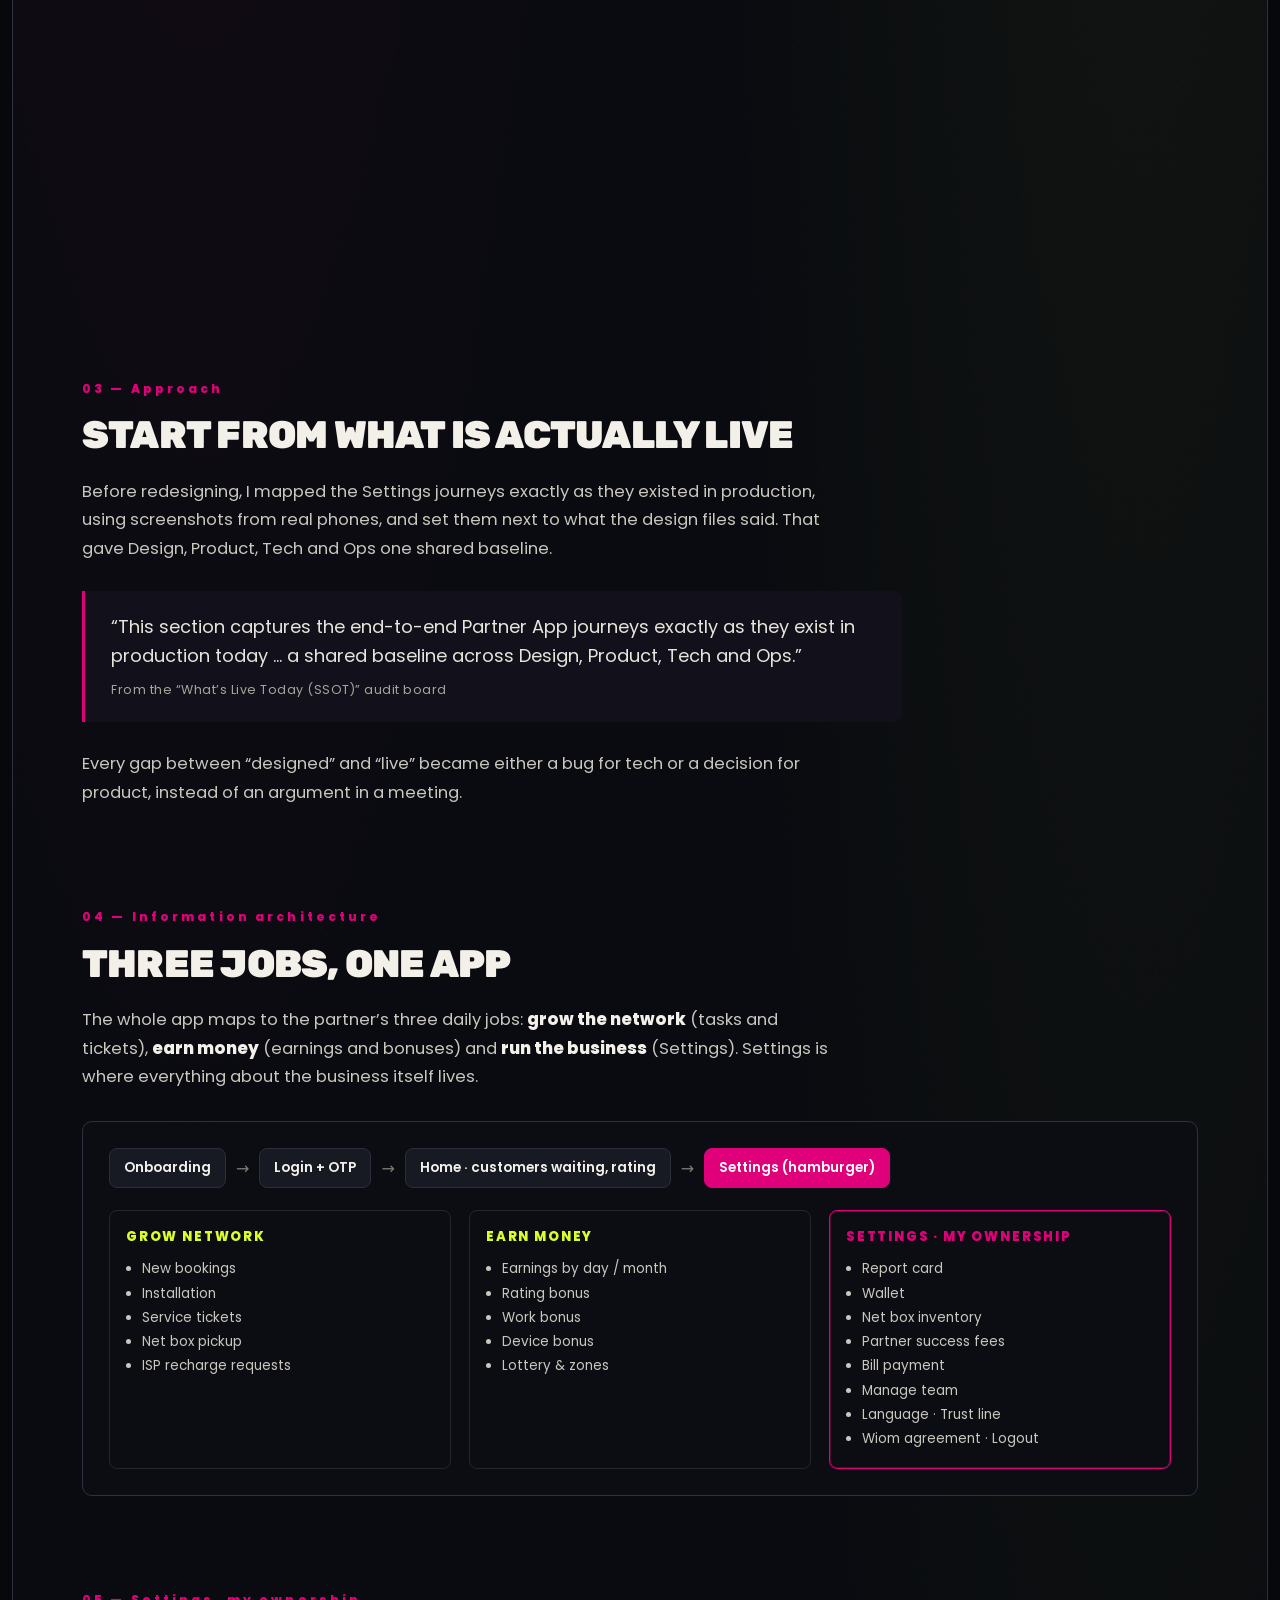
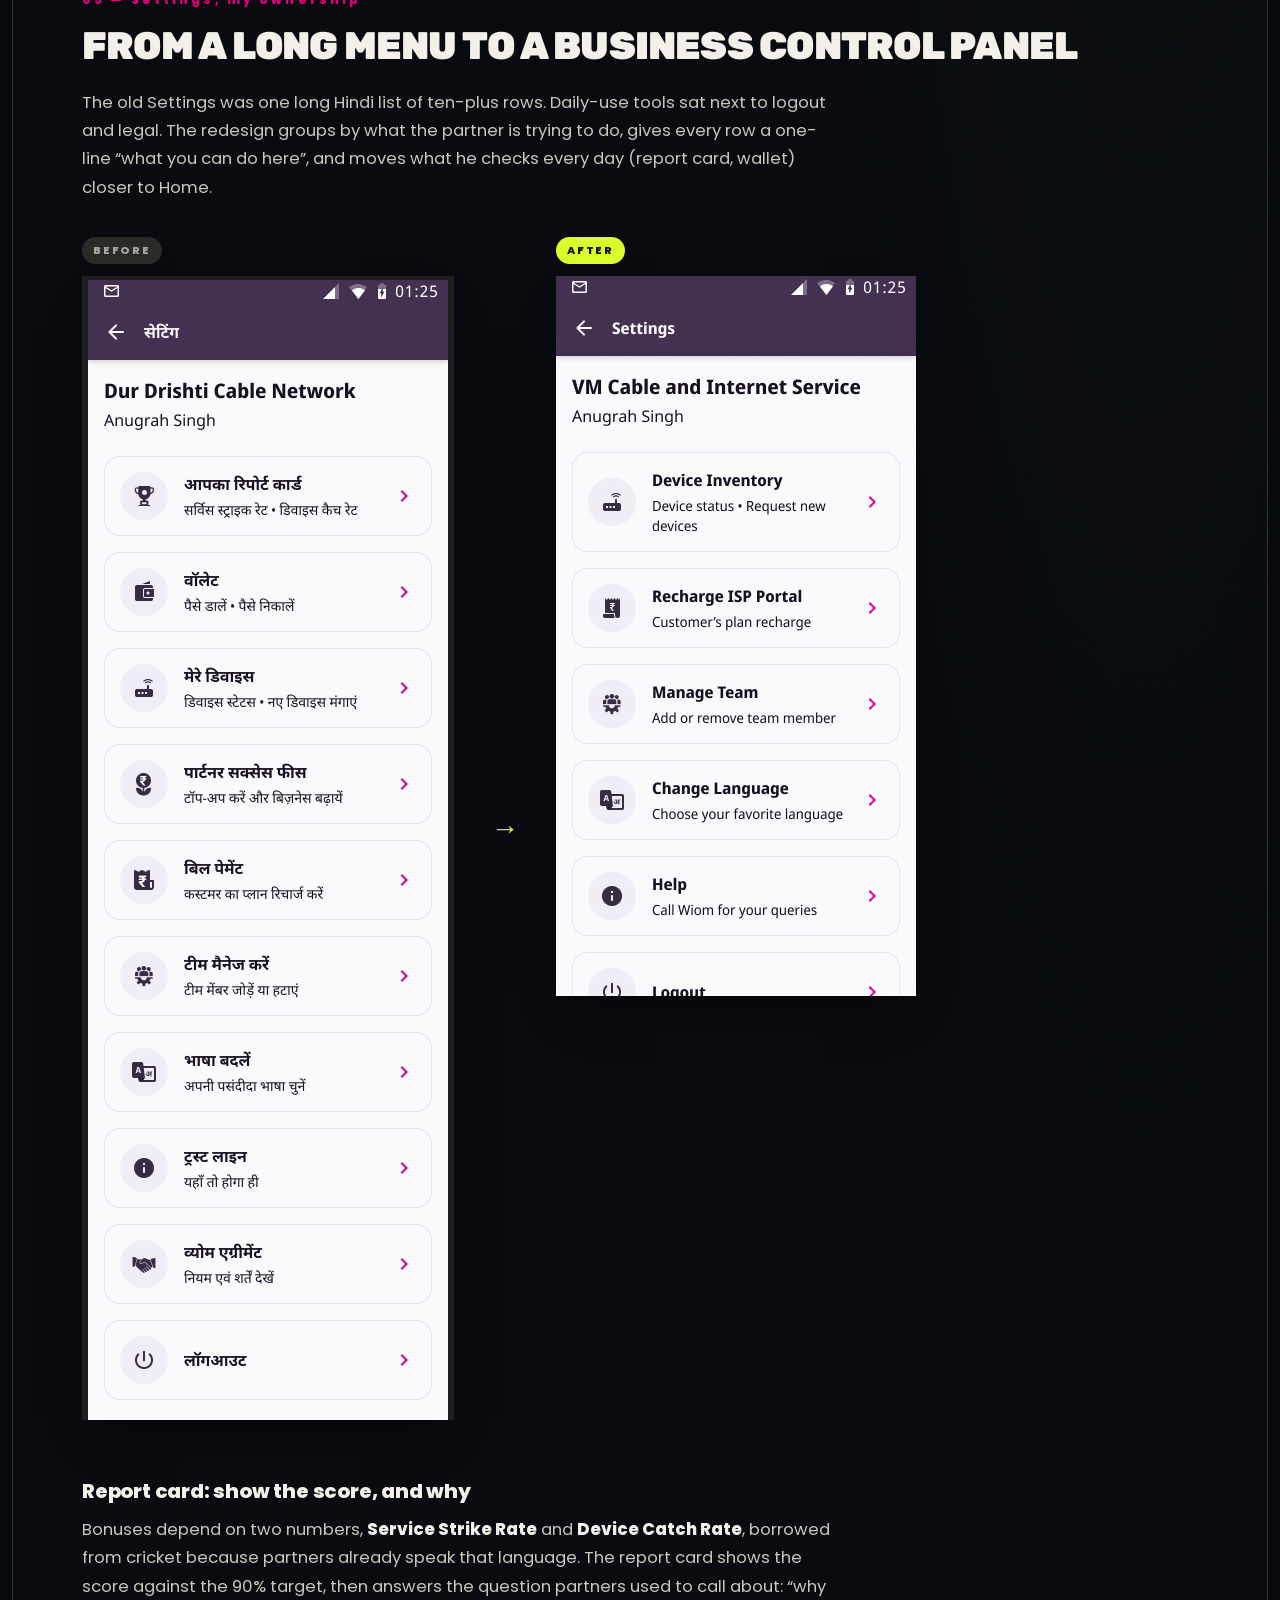
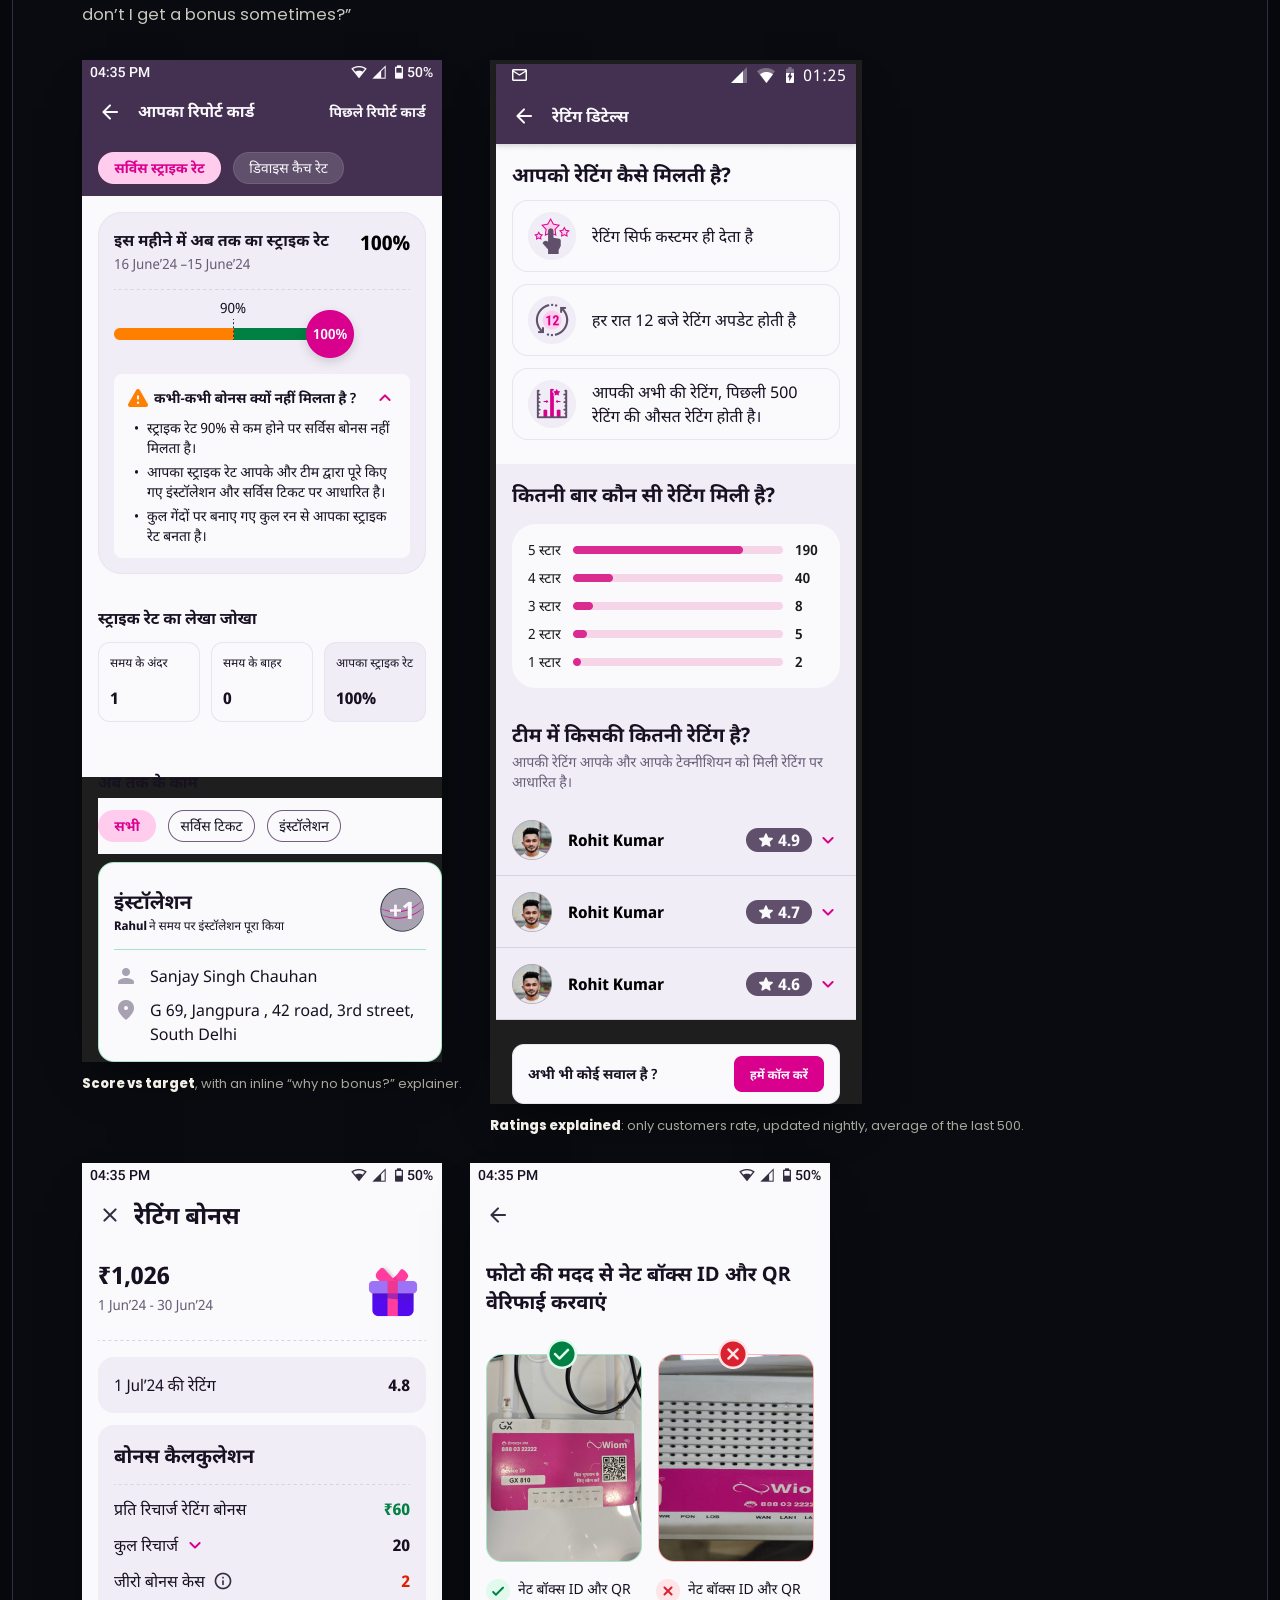
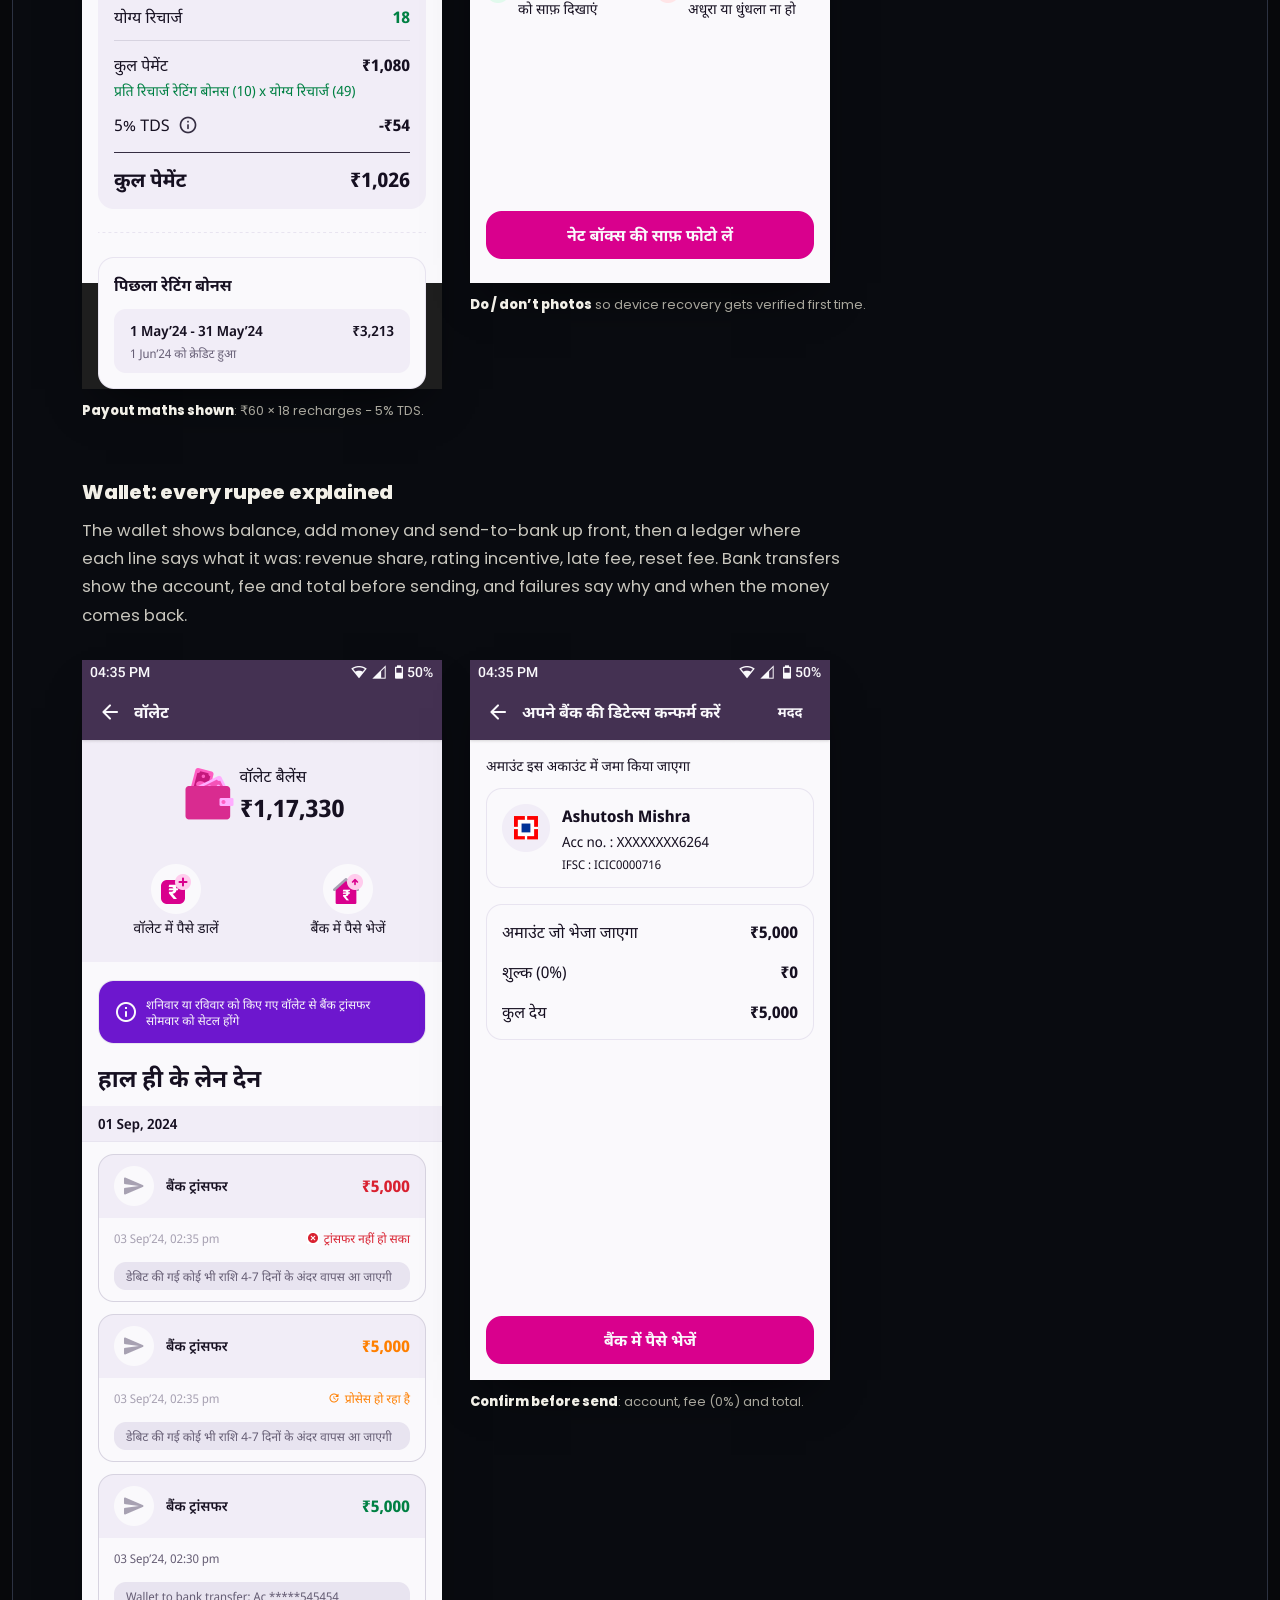
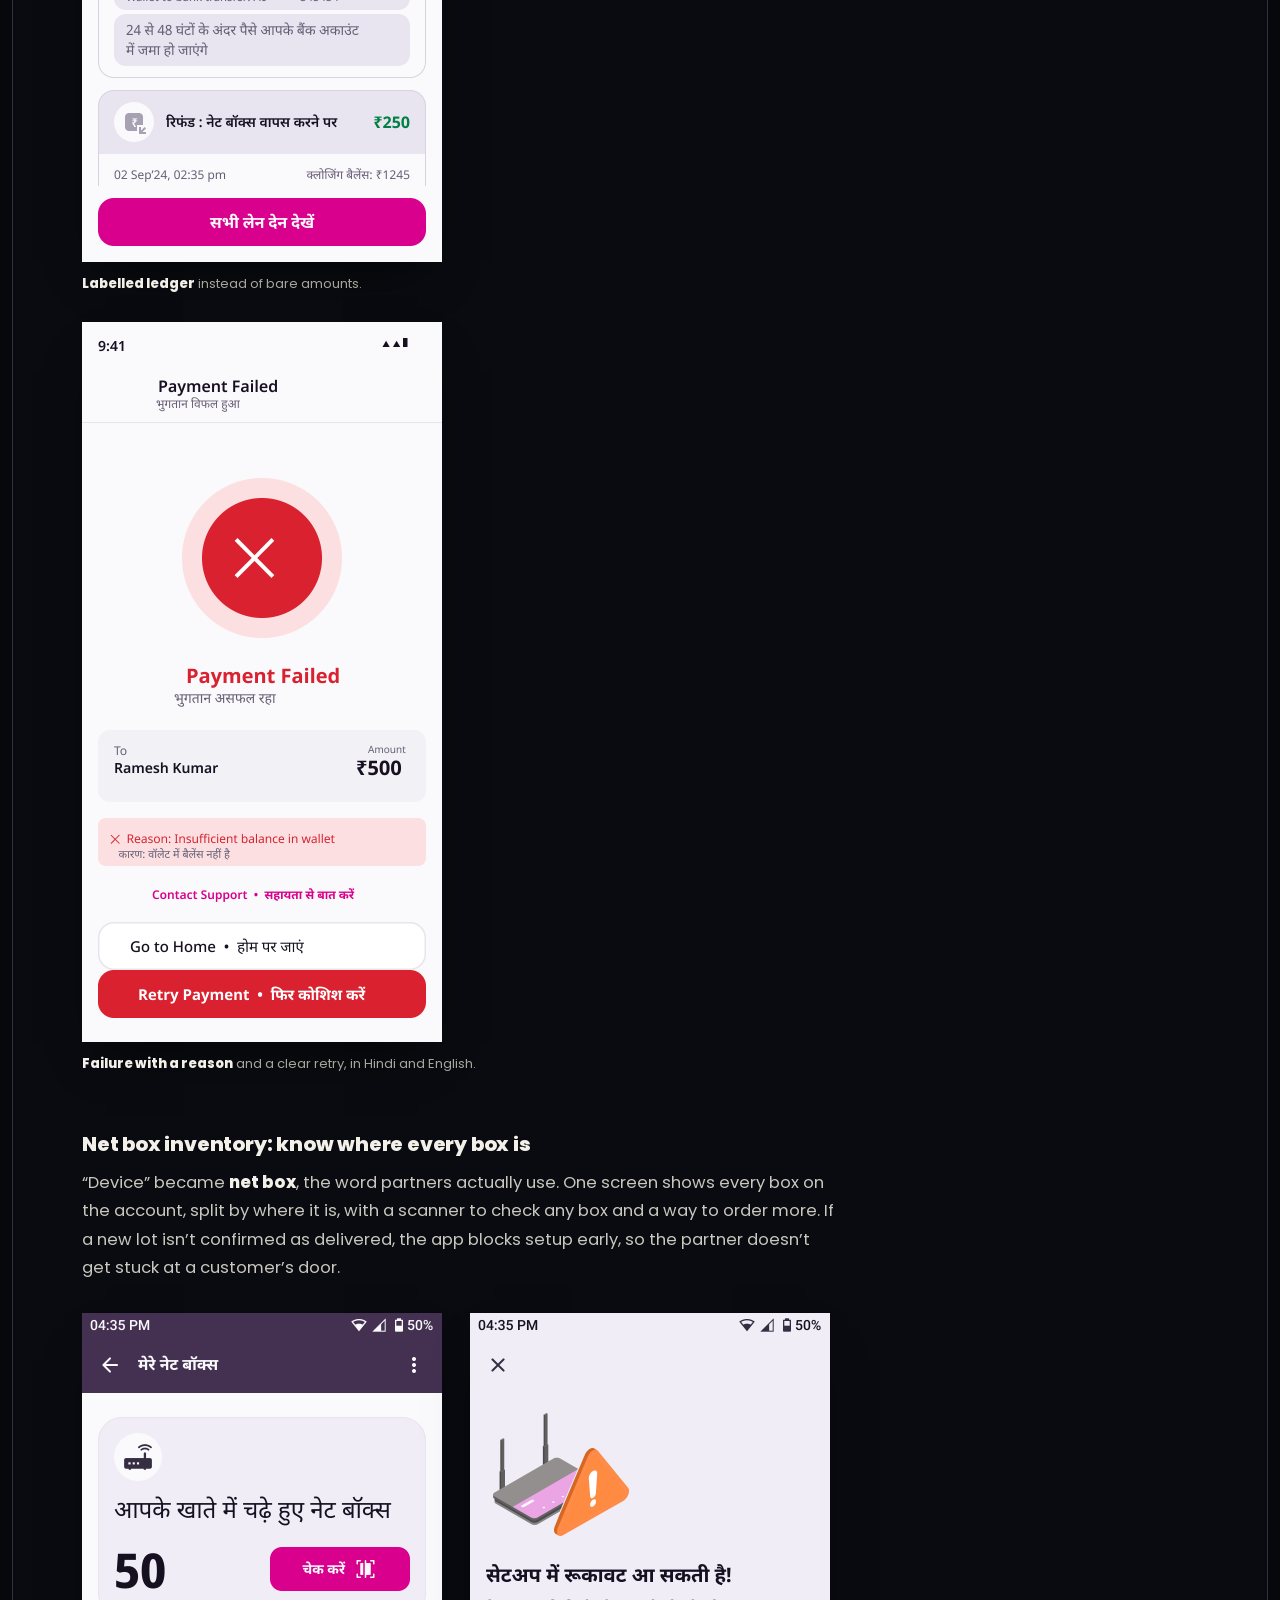
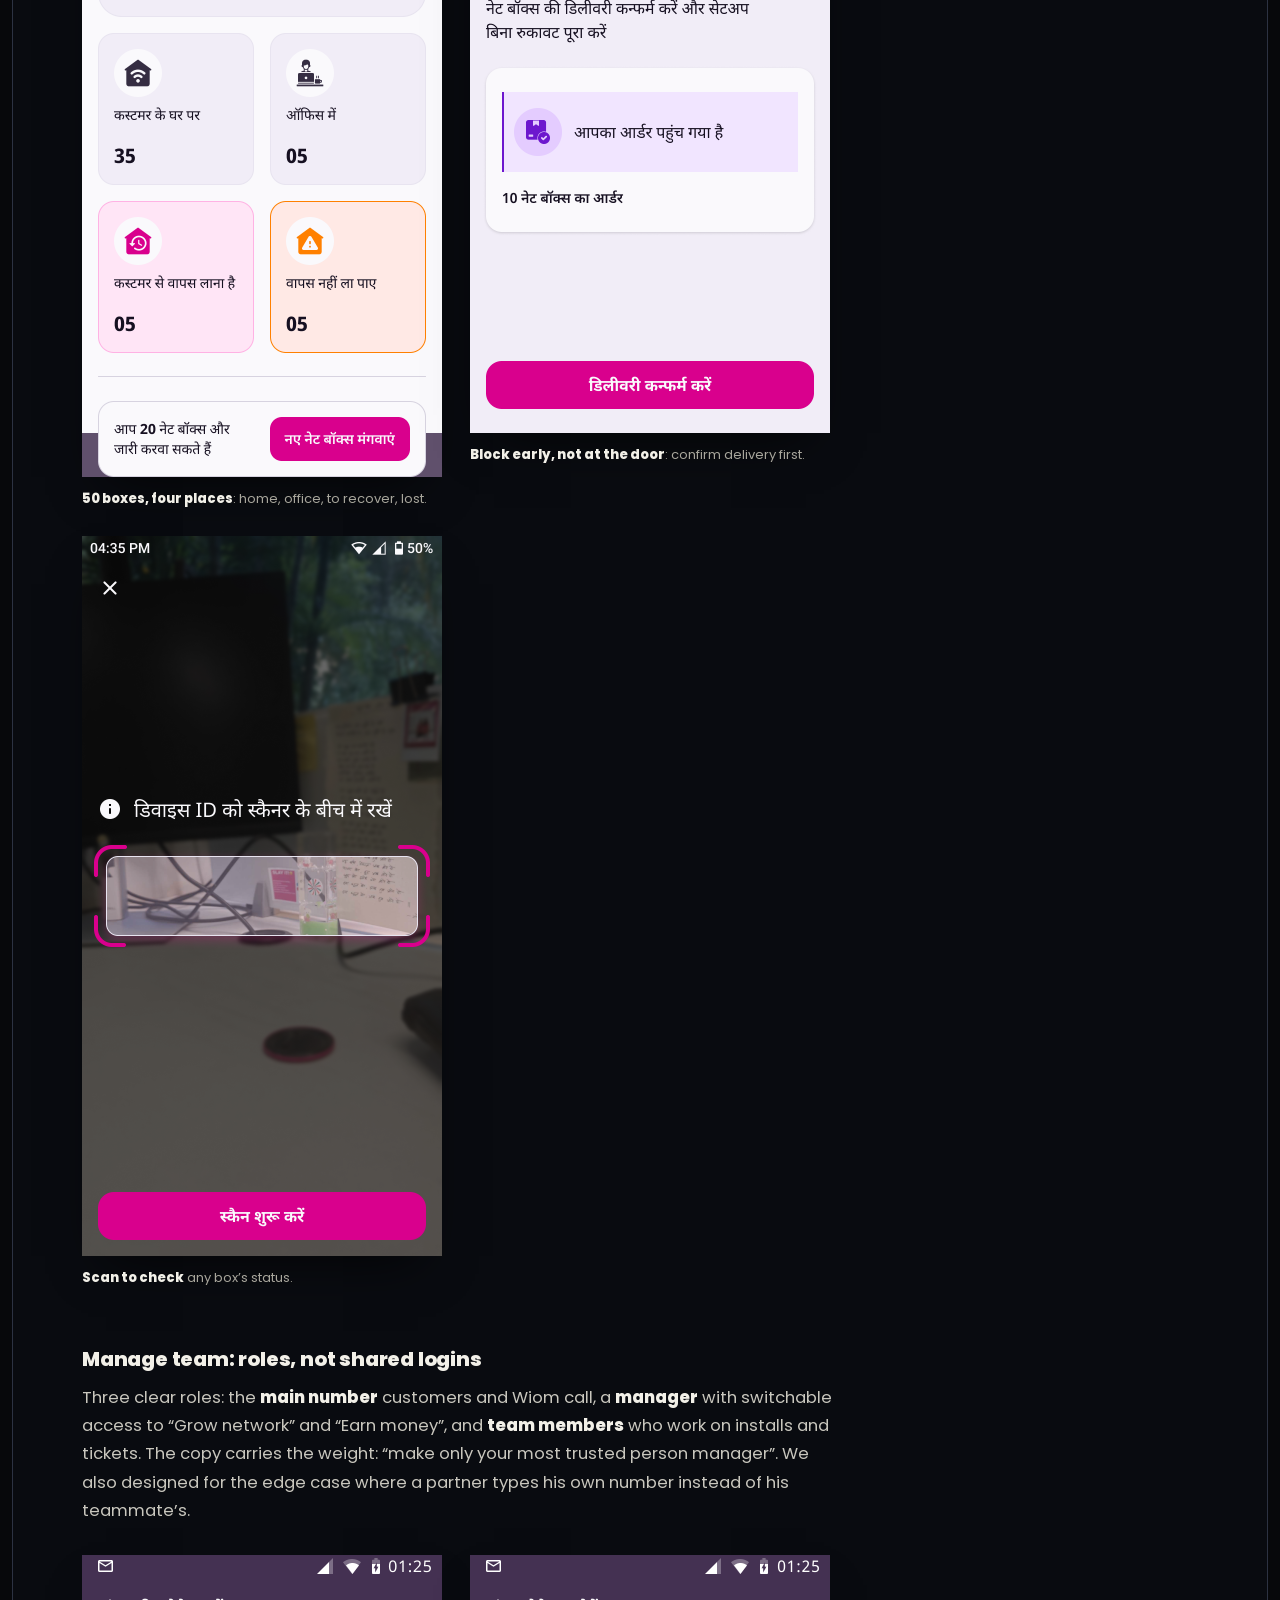
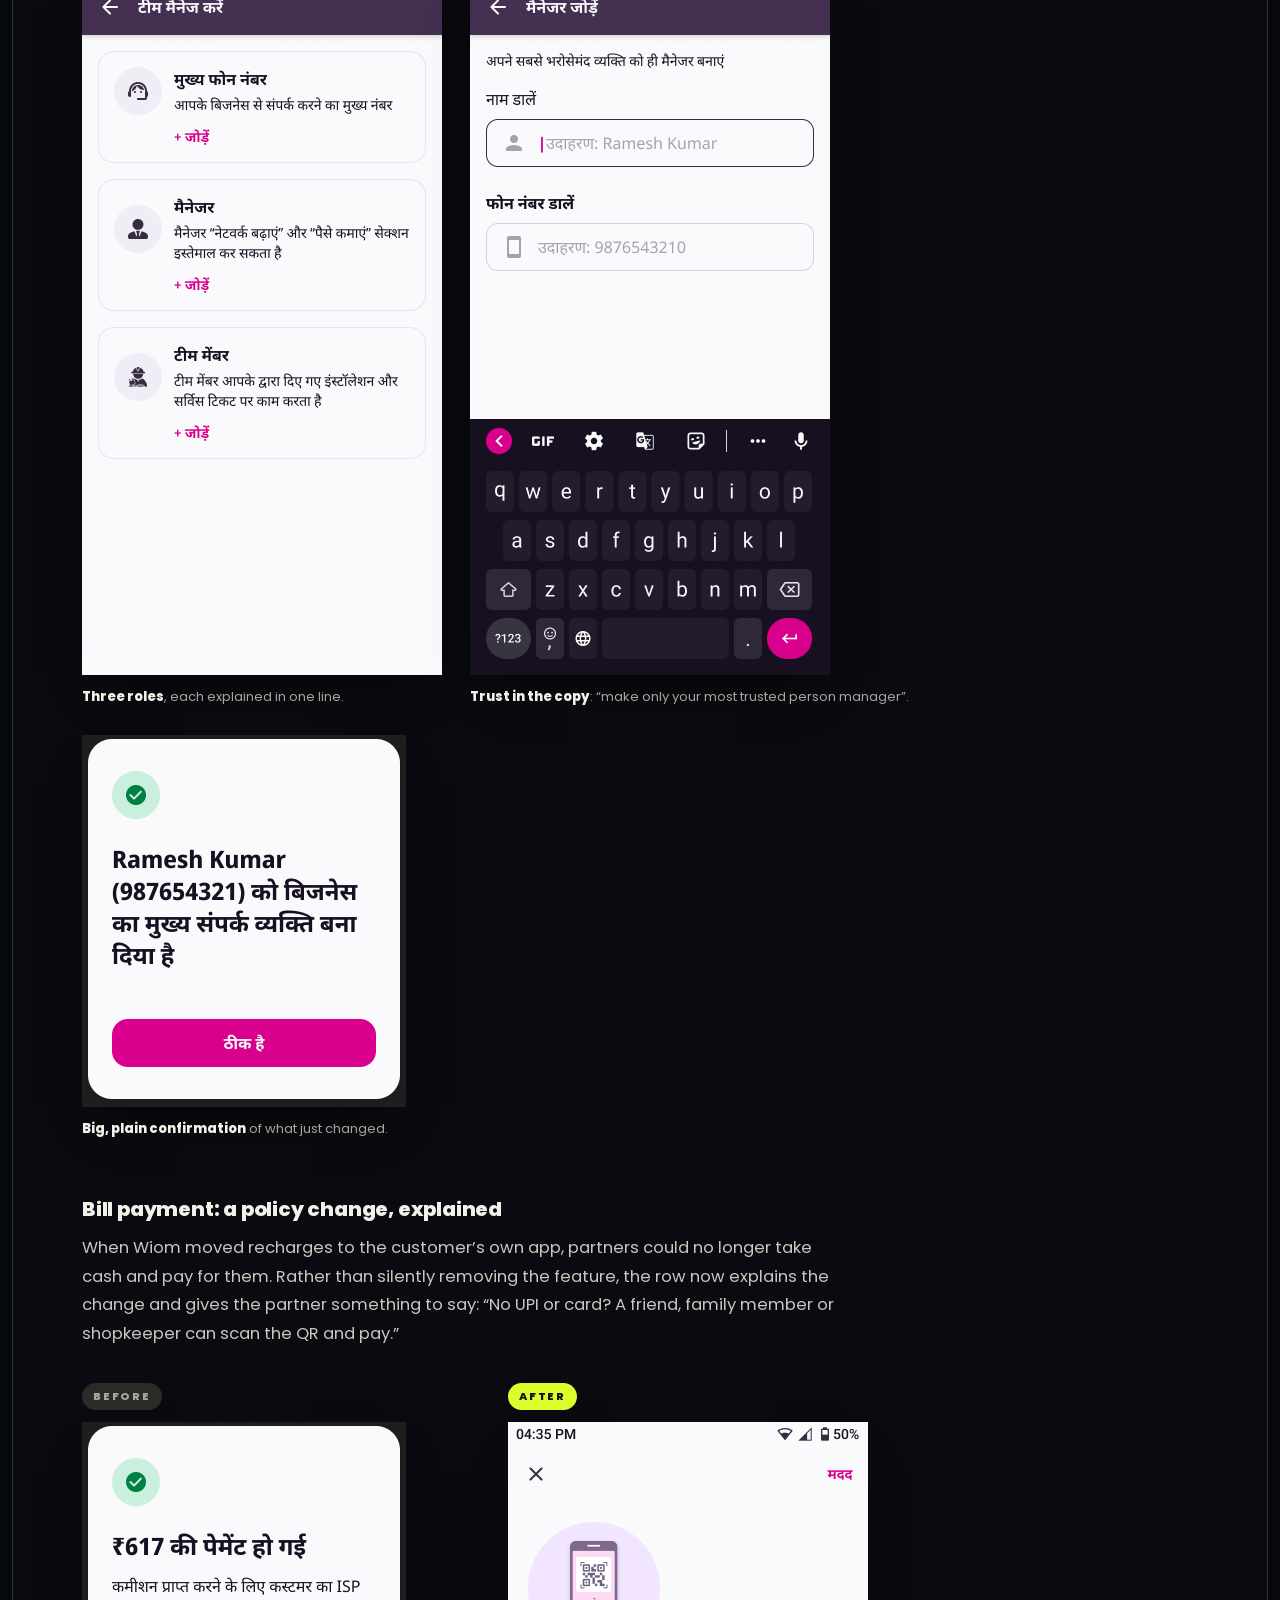
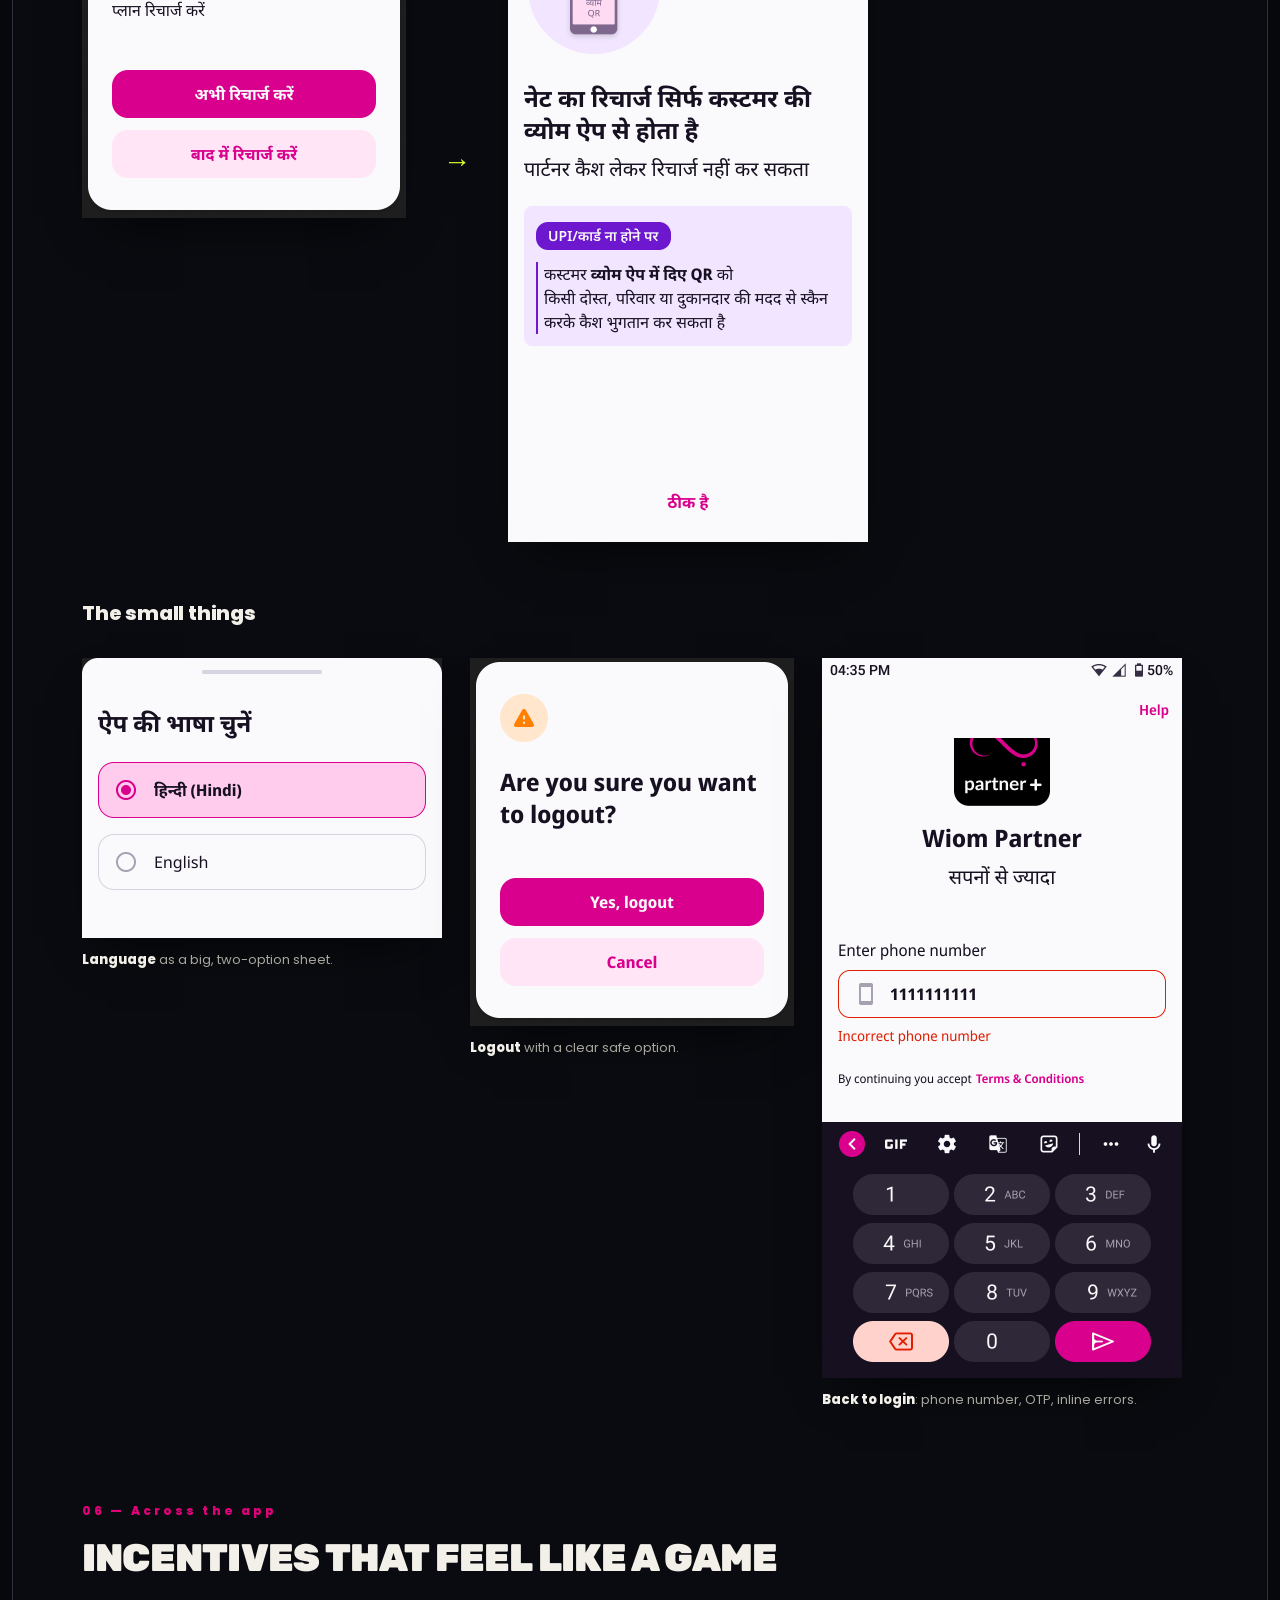
<file: wiom-partner-app.html>
<!doctype html>
<html lang="en">
<head>
<meta charset="utf-8">
<meta name="viewport" content="width=device-width, initial-scale=1">
<meta name="robots" content="noindex, nofollow">
<title>Wiom Partner App • Case Study • Ajmal Hasnain</title>
<meta name="description" content="Case study: designing a Hindi-first business app for India's local internet operators, and rebuilding its Settings into the partner's business control panel.">
<meta property="og:title" content="Wiom Partner App — Case Study by Ajmal Hasnain">
<meta property="og:description" content="A Hindi-first business app for local internet operators across Tier-2/3 India.">
<meta property="og:image" content="https://aalexajmal36-maker.github.io/Portfolio-website/img/wiom-pa/settings-new.png">
<style>
@import url(css/fonts.css?v=20261116b);
:root{
  --line:#2c3242; --cream:#f2f0e8; --muted:#a8a69c; --muted-2:#7d7b73; --accent:#dafd2c; --ink:#141412;
  --plum:#4a2a4f; --pink:#e0007a; --card:#10131a; --rule:#2a2a26;
}
*{box-sizing:border-box}
html,body{margin:0}
html{scroll-behavior:smooth}
body{background:#07080b;color:var(--cream);font-family:"Archivo",system-ui,sans-serif;-webkit-font-smoothing:antialiased;font-synthesis:none}
a{color:inherit;text-decoration:none}
img{display:block;max-width:100%}
.grain{position:fixed;inset:0;z-index:90;pointer-events:none;opacity:.5;background:url("data:image/svg+xml,%3Csvg xmlns='http://www.w3.org/2000/svg' width='180' height='180'%3E%3Cfilter id='n'%3E%3CfeTurbulence type='fractalNoise' baseFrequency='.9' numOctaves='2' stitchTiles='stitch'/%3E%3CfeColorMatrix values='0 0 0 0 1 0 0 0 0 1 0 0 0 0 1 0 0 0 .09 0'/%3E%3C/filter%3E%3Crect width='100%25' height='100%25' filter='url(%23n)'/%3E%3C/svg%3E") 0 0 / 180px 180px repeat}
.frame{position:relative;margin:14px 12px;border:1px solid var(--line);border-radius:6px;overflow:hidden;
  background:radial-gradient(ellipse 70% 40% at 15% 0%,rgba(224,0,122,.10),transparent 60%),radial-gradient(ellipse 60% 40% at 90% 8%,rgba(218,253,44,.05),transparent 60%),#090b10}
.wrap{max-width:1180px;margin:0 auto;padding:0 32px}
.top{border-bottom:1px solid var(--line)}
.top .wrap{max-width:1412px;display:flex;align-items:center;justify-content:space-between;height:66px}
.brand{display:flex;align-items:baseline;gap:9px}
.brand b{font-family:"Bungee",sans-serif;font-weight:400;font-size:18px;text-transform:uppercase;letter-spacing:-.02em}
.brand span{font-size:11px;font-weight:600;letter-spacing:.22em;color:var(--muted)}
.nav{display:flex;align-items:center;gap:40px;font-size:15px;color:#d8d6cd}
.nav a{white-space:nowrap}
.nav a:hover{color:var(--cream)}
@media (max-width:760px){.brand span{display:none}.nav{gap:18px;font-size:13.5px}}

/* hero */
.hero{padding:76px 0 40px}
.back{display:inline-flex;gap:8px;align-items:center;font-size:13px;color:var(--muted);margin-bottom:34px}
.back:hover{color:var(--accent)}
.eyebrow{margin:0 0 18px;font-size:12px;font-weight:700;letter-spacing:.26em;color:var(--accent);text-transform:uppercase}
h1{margin:0;font-family:"Bungee",sans-serif;font-weight:400;font-size:clamp(40px,6vw,86px);line-height:.98;letter-spacing:-.02em;text-transform:uppercase}
h1 em{font-style:normal;color:var(--pink)}
.lede{max-width:760px;margin:26px 0 0;font-size:19px;line-height:1.6;color:#d6d4cb}
.meta{display:grid;grid-template-columns:repeat(4,minmax(0,1fr));gap:1px;margin-top:52px;background:var(--line);border:1px solid var(--line);border-radius:6px;overflow:hidden}
.meta div{background:#0b0d12;padding:18px 20px}
.meta b{display:block;font-size:11px;letter-spacing:.2em;text-transform:uppercase;color:var(--muted);font-weight:700}
.meta span{display:block;margin-top:8px;font-size:15px;line-height:1.45}
.hero-shots{display:flex;justify-content:center;align-items:flex-start;gap:18px;margin-top:56px;padding:44px 0 0;border-radius:10px;background:linear-gradient(180deg,var(--plum),#24142a);overflow:hidden}
.hero-shots .ph{flex:0 1 auto}
.hero-shots .ph:nth-child(2){margin-top:-22px}

/* sections */
section.cs{padding:84px 0 0}
.num{font-size:12px;font-weight:700;letter-spacing:.26em;color:var(--pink)}
h2{margin:10px 0 22px;font-family:"Bungee",sans-serif;font-weight:400;font-size:clamp(26px,3vw,40px);line-height:1.05;text-transform:uppercase;letter-spacing:-.02em}
h3{margin:0 0 10px;font-size:20px;font-weight:800;letter-spacing:-.01em}
p{font-size:16.5px;line-height:1.72;color:#c9c7be;margin:0 0 16px;max-width:760px}
p b,li b{color:var(--cream)}
.two{display:grid;grid-template-columns:minmax(0,1fr) minmax(0,1fr);gap:48px;align-items:start}
ul.pts{margin:0 0 16px;padding:0 0 0 18px;display:grid;gap:10px;max-width:760px;font-size:16px;line-height:1.6;color:#c9c7be}
ul.pts li::marker{color:var(--pink)}
.quote{margin:28px 0;padding:22px 26px;border-left:3px solid var(--pink);background:#12101a;border-radius:0 8px 8px 0;font-size:18px;line-height:1.6;color:#e6e4db;max-width:820px}
.quote small{display:block;margin-top:10px;font-size:12.5px;color:var(--muted);letter-spacing:.04em}

/* phones */
/* screens: exact Figma exports (2x PNG) shown at their native 1x size, never cropped or clipped */
.ph{display:block;line-height:0;box-shadow:0 24px 50px -24px rgba(0,0,0,.8)}
.ph img{display:block;max-width:100%;height:auto}
.row{display:flex;flex-wrap:wrap;align-items:flex-start;gap:28px;margin:30px 0 8px}
.row > figure{flex:0 1 auto;min-width:0;max-width:100%}
.row .ph{width:fit-content;max-width:100%}
figure{margin:0}
figcaption{margin-top:12px;font-size:13px;line-height:1.5;color:var(--muted)}
figcaption b{color:var(--cream);font-weight:700}
.ba figure{align-self:start}

/* before / after */
.ba{display:grid;grid-template-columns:minmax(0,max-content) 70px minmax(0,max-content);gap:16px;align-items:center;margin:34px 0 10px}
.ba .ph{width:fit-content;max-width:100%}
.ba .arrow{font-family:"Bungee",sans-serif;font-size:28px;color:var(--accent);text-align:center}
.tag{display:inline-block;margin-bottom:12px;padding:5px 11px;border-radius:999px;font-size:11px;font-weight:800;letter-spacing:.16em;text-transform:uppercase}
.tag.old{background:#2a2a26;color:var(--muted)}.tag.new{background:var(--accent);color:var(--ink)}

/* IA tree */
.ia{margin:30px 0 10px;padding:26px;border:1px solid var(--line);border-radius:10px;background:#0b0d12;overflow-x:auto}
.ia .spine{display:flex;flex-wrap:wrap;gap:10px;align-items:center;margin-bottom:22px}
.ia .n{padding:9px 14px;border-radius:8px;background:#171a22;border:1px solid #2b2f3b;font-size:13.5px;font-weight:600;white-space:nowrap}
.ia .n.hl{background:var(--pink);border-color:var(--pink);color:#fff}
.ia .sep{color:var(--muted-2)}
.ia .cols{display:grid;grid-template-columns:repeat(3,minmax(0,1fr));gap:18px}
@media (max-width:900px){.ia .cols{grid-template-columns:1fr}.ia .n{white-space:normal}}
.ia .col{border:1px solid #23262f;border-radius:8px;padding:16px}
.ia .col.mine{border-color:var(--pink);box-shadow:inset 0 0 0 1px rgba(224,0,122,.35)}
.ia .col h4{margin:0 0 10px;font-size:13px;letter-spacing:.14em;text-transform:uppercase;color:var(--accent)}
.ia .col.mine h4{color:var(--pink)}
.ia .col ul{margin:0;padding:0 0 0 16px;font-size:13.5px;line-height:1.8;color:#c9c7be}

/* principle cards */
.cards{display:grid;grid-template-columns:repeat(3,minmax(0,1fr));gap:18px;margin:30px 0 8px}
.card{padding:22px;border:1px solid var(--line);border-radius:10px;background:var(--card)}
.card .k{font-family:"Bungee",sans-serif;font-size:28px;color:var(--accent)}
.card h3{margin-top:10px;font-size:17px}
.card p{font-size:14.5px;margin:0}

/* stats */
.stats{display:grid;grid-template-columns:repeat(4,minmax(0,1fr));gap:18px;margin:30px 0 8px}
.stat{padding:24px;border-radius:10px;background:var(--card);border:1px solid var(--line)}
.stat b{display:block;font-family:"Bungee",sans-serif;font-weight:400;font-size:36px;color:var(--accent)}
.stat span{display:block;margin-top:8px;font-size:13.5px;line-height:1.5;color:#c9c7be}
.todo{outline:2px dashed #ffb12b;outline-offset:3px;background:rgba(255,177,43,.08)}

.credit{margin-top:22px;font-size:13.5px;color:var(--muted);max-width:760px}
.next{display:flex;justify-content:space-between;align-items:center;gap:20px;margin:96px 0 0;padding:34px 0;border-top:1px solid var(--line)}
.next a{font-family:"Bungee",sans-serif;font-size:clamp(18px,2.4vw,28px);text-transform:uppercase}
.next a:hover{color:var(--accent)}
.foot{border-top:1px solid var(--line);font-size:13.5px;color:#cfcdc4}
.foot .wrap{max-width:1412px;display:flex;justify-content:space-between;gap:20px;padding-top:34px;padding-bottom:38px;flex-wrap:wrap}
.foot a{text-decoration:underline;text-decoration-color:#55534c;text-underline-offset:4px}
.foot a:hover{color:var(--accent)}

.reveal{opacity:0;transform:translateY(22px);transition:opacity .8s cubic-bezier(.16,1,.3,1),transform .8s cubic-bezier(.16,1,.3,1)}
.reveal.in{opacity:1;transform:none}
@media (prefers-reduced-motion:reduce){.reveal{opacity:1;transform:none;transition:none}html{scroll-behavior:auto}}

@media (max-width:900px){
  .two{grid-template-columns:1fr;gap:20px}
  .cards,.stats{grid-template-columns:repeat(2,minmax(0,1fr))}
  .meta{grid-template-columns:repeat(2,minmax(0,1fr))}
}
@media (max-width:640px){
  .wrap{padding:0 18px}
  .nav{gap:16px;font-size:13px}
  .brand span{display:none}
  .hero{padding-top:48px}
  .lede{font-size:17px}
  .cards,.stats{grid-template-columns:1fr}
  .hero-shots{gap:10px;padding:26px 10px 0}
  .ba{grid-template-columns:minmax(0,1fr) minmax(0,1fr);gap:12px}.ba .arrow{display:none}
  .ia .cols{grid-template-columns:1fr}
  .row > figure{flex-basis:100%}
}
</style>
</head>
<body>
<div class="grain" aria-hidden="true"></div>
<div class="frame">
  <header class="top">
    <div class="wrap">
      <a class="brand" href="index.html"><b>Ajmal Hasnain</b><span>[ VISUAL DESIGN ]</span></a>
      <nav class="nav">
        <a href="index.html#about-me">About Me</a>
        <a href="resume.html">Resume</a>
        <a href="index.html#projects">Projects</a>
        <a href="contact.html">Contact</a>
      </nav>
    </div>
  </header>

  <main class="wrap">
    <!-- HERO -->
    <div class="hero">
      <a class="back" href="index.html#projects">&larr; All projects</a>
      <p class="eyebrow">Case study &middot; Product design</p>
      <h1>Wiom Partner App:<br>a business app for <em>Bharat&rsquo;s</em> local internet operators</h1>
      <p class="lede">Wiom runs home internet across Tier-2/3 India through thousands of local operators. The Partner App is how they take bookings, manage net boxes, track earnings and run their team. I owned <b>Settings</b>, the partner&rsquo;s business control panel, and worked inside the wider end-to-end V2 redesign.</p>
      <div class="meta">
        <div><b>My role</b><span>Product designer &middot; owner of Settings</span></div>
        <div><b>Team</b><span>Product, design &amp; tech at Wiom</span></div>
        <div><b>Timeline</b><span>2024 &ndash; 2026</span></div>
        <div><b>Platform</b><span>Android &middot; Hindi-first, English</span></div>
      </div>
      <div class="hero-shots" aria-hidden="true">
        <div class="ph"><img src="img/wiom-pa/netbox-block.png" width="360" height="720" alt=""></div>
        <div class="ph"><img src="img/wiom-pa/settings-new.png" width="360" height="720" alt=""></div>
        <div class="ph"><img src="img/wiom-pa/team-hub.png" width="360" height="720" alt=""></div>
      </div>
    </div>

    <!-- 01 CONTEXT -->
    <section class="cs reveal">
      <p class="num">01 &mdash; Context</p>
      <h2>Who uses this app</h2>
      <div>
        <div>
          <p>A Wiom partner is a <b>local cable or internet operator</b> who runs a small business: they take new connections, install and recover net boxes, recharge customers on the ISP portal, and manage a few technicians.</p>
          <p>We designed around two people the team named on the canvas: <b>Annu bhaiya</b>, the partner who runs the business from his phone and the WhatsApp group, and <b>Rohit</b>, his technician, who works from a separate app.</p>
          <p>Most partners are more at home in Hindi than English, run on cash and trust, and judge an app by one thing: <b>does it help me earn more today?</b></p>
        </div>
        <div class="row">
          <figure><div class="ph"><img src="img/wiom-pa/persona.png" width="360" height="720" alt="Persona context card in Hindi: who is the user, why he is here, what he did before and will do next" loading="lazy"></div></figure>
          <figure><div class="ph"><img src="img/wiom-pa/jtbd.png" width="360" height="800" alt="Partner jobs-to-be-done card: functional, emotional and social goals" loading="lazy"></div></figure>
          <figcaption style="flex-basis:100%"><b>Context cards in the file.</b> Flows start with who the user is, why he is on this screen, what he was doing before and after, plus functional, emotional and social jobs.</figcaption>
        </div>
      </div>
    </section>

    <!-- 02 PROBLEM -->
    <section class="cs reveal">
      <p class="num">02 &mdash; Problem</p>
      <h2>The business lived in calls and WhatsApp</h2>
      <ul class="pts">
        <li><b>Money was opaque.</b> Revenue share, bonuses, late fees and deductions landed in the wallet with little explanation, so partners called Wiom to ask &ldquo;why did I get this?&rdquo;</li>
        <li><b>Net boxes went missing.</b> Partners couldn&rsquo;t easily see how many devices sat at customers&rsquo; homes, in the office or waiting to be recovered.</li>
        <li><b>One login for the whole team.</b> There was no clean way to add a manager or technician with the right access.</li>
        <li><b>English-heavy, menu-heavy.</b> Settings had grown into a long list mixing daily work with account items.</li>
      </ul>
    </section>

    <!-- 03 AUDIT -->
    <section class="cs reveal">
      <p class="num">03 &mdash; Approach</p>
      <h2>Start from what is actually live</h2>
      <p>Before redesigning, I mapped the Settings journeys exactly as they existed in production, using screenshots from real phones, and set them next to what the design files said. That gave Design, Product, Tech and Ops one shared baseline.</p>
      <div class="quote">&ldquo;This section captures the end-to-end Partner App journeys exactly as they exist in production today &hellip; a shared baseline across Design, Product, Tech and Ops.&rdquo;<small>From the &ldquo;What&rsquo;s Live Today (SSOT)&rdquo; audit board</small></div>
      <p>Every gap between &ldquo;designed&rdquo; and &ldquo;live&rdquo; became either a bug for tech or a decision for product, instead of an argument in a meeting.</p>
    </section>

    <!-- 04 IA -->
    <section class="cs reveal">
      <p class="num">04 &mdash; Information architecture</p>
      <h2>Three jobs, one app</h2>
      <p>The whole app maps to the partner&rsquo;s three daily jobs: <b>grow the network</b> (tasks and tickets), <b>earn money</b> (earnings and bonuses) and <b>run the business</b> (Settings). Settings is where everything about the business itself lives.</p>
      <div class="ia" role="img" aria-label="Information architecture: Login, Home, then Grow Network, Earn Money and Settings with their sections">
        <div class="spine"><span class="n">Onboarding</span><span class="sep">&rarr;</span><span class="n">Login + OTP</span><span class="sep">&rarr;</span><span class="n">Home &middot; customers waiting, rating</span><span class="sep">&rarr;</span><span class="n hl">Settings (hamburger)</span></div>
        <div class="cols">
          <div class="col"><h4>Grow Network</h4><ul><li>New bookings</li><li>Installation</li><li>Service tickets</li><li>Net box pickup</li><li>ISP recharge requests</li></ul></div>
          <div class="col"><h4>Earn Money</h4><ul><li>Earnings by day / month</li><li>Rating bonus</li><li>Work bonus</li><li>Device bonus</li><li>Lottery &amp; zones</li></ul></div>
          <div class="col mine"><h4>Settings &middot; my ownership</h4><ul><li>Report card</li><li>Wallet</li><li>Net box inventory</li><li>Partner success fees</li><li>Bill payment</li><li>Manage team</li><li>Language &middot; Trust line</li><li>Wiom agreement &middot; Logout</li></ul></div>
        </div>
      </div>
    </section>

    <!-- 05 SETTINGS -->
    <section class="cs reveal">
      <p class="num">05 &mdash; Settings, my ownership</p>
      <h2>From a long menu to a business control panel</h2>
      <p>The old Settings was one long Hindi list of ten-plus rows. Daily-use tools sat next to logout and legal. The redesign groups by what the partner is trying to do, gives every row a one-line &ldquo;what you can do here&rdquo;, and moves what he checks every day (report card, wallet) closer to Home.</p>
      <div class="ba">
        <figure><span class="tag old">Before</span><div class="ph"><img src="img/wiom-pa/settings-old.png" width="372" height="1144" alt="Old Settings: one long Hindi list" loading="lazy"></div></figure>
        <div class="arrow" aria-hidden="true">&rarr;</div>
        <figure><span class="tag new">After</span><div class="ph"><img src="img/wiom-pa/settings-new.png" width="360" height="720" alt="New Settings: grouped rows with descriptions" loading="lazy"></div></figure>
      </div>

      <h3 style="margin-top:56px">Report card: show the score, and why</h3>
      <p>Bonuses depend on two numbers, <b>Service Strike Rate</b> and <b>Device Catch Rate</b>, borrowed from cricket because partners already speak that language. The report card shows the score against the 90% target, then answers the question partners used to call about: &ldquo;why don&rsquo;t I get a bonus sometimes?&rdquo;</p>
      <div class="row r4">
        <figure><div class="ph"><img src="img/wiom-pa/reportcard.png" width="360" height="1002" alt="Report card with strike rate progress against 90% target" loading="lazy"></div><figcaption><b>Score vs target</b>, with an inline &ldquo;why no bonus?&rdquo; explainer.</figcaption></figure>
        <figure><div class="ph"><img src="img/wiom-pa/rating.png" width="372" height="1044" alt="Rating details: how ratings work and per-technician ratings" loading="lazy"></div><figcaption><b>Ratings explained</b>: only customers rate, updated nightly, average of the last 500.</figcaption></figure>
        <figure><div class="ph"><img src="img/wiom-pa/bonus.png" width="360" height="826" alt="Rating bonus calculation: rate times eligible recharges minus TDS" loading="lazy"></div><figcaption><b>Payout maths shown</b>: &#8377;60 &times; 18 recharges &minus; 5% TDS.</figcaption></figure>
        <figure><div class="ph"><img src="img/wiom-pa/pickup.png" width="360" height="720" alt="Net box photo verification with good and bad examples" loading="lazy"></div><figcaption><b>Do / don&rsquo;t photos</b> so device recovery gets verified first time.</figcaption></figure>
      </div>

      <h3 style="margin-top:56px">Wallet: every rupee explained</h3>
      <p>The wallet shows balance, add money and send-to-bank up front, then a ledger where each line says what it was: revenue share, rating incentive, late fee, reset fee. Bank transfers show the account, fee and total before sending, and failures say why and when the money comes back.</p>
      <div class="row r3">
        <figure><div class="ph tall"><img src="img/wiom-pa/wallet.png" width="360" height="1202" alt="Wallet with balance and labelled transactions" loading="lazy"></div><figcaption><b>Labelled ledger</b> instead of bare amounts.</figcaption></figure>
        <figure><div class="ph"><img src="img/wiom-pa/wallet-confirm.png" width="360" height="720" alt="Confirm bank details before sending money" loading="lazy"></div><figcaption><b>Confirm before send</b>: account, fee (0%) and total.</figcaption></figure>
        <figure><div class="ph"><img src="img/wiom-pa/wallet-fail.png" width="360" height="720" alt="Payment failed screen with reason and retry" loading="lazy"></div><figcaption><b>Failure with a reason</b> and a clear retry, in Hindi and English.</figcaption></figure>
      </div>

      <h3 style="margin-top:56px">Net box inventory: know where every box is</h3>
      <p>&ldquo;Device&rdquo; became <b>net box</b>, the word partners actually use. One screen shows every box on the account, split by where it is, with a scanner to check any box and a way to order more. If a new lot isn&rsquo;t confirmed as delivered, the app blocks setup early, so the partner doesn&rsquo;t get stuck at a customer&rsquo;s door.</p>
      <div class="row r3">
        <figure><div class="ph"><img src="img/wiom-pa/netbox.png" width="360" height="764" alt="Net box inventory split by location" loading="lazy"></div><figcaption><b>50 boxes, four places</b>: home, office, to recover, lost.</figcaption></figure>
        <figure><div class="ph"><img src="img/wiom-pa/netbox-block.png" width="360" height="720" alt="Setup may get blocked: confirm delivery first" loading="lazy"></div><figcaption><b>Block early, not at the door</b>: confirm delivery first.</figcaption></figure>
        <figure><div class="ph"><img src="img/wiom-pa/netbox-scan.png" width="360" height="720" alt="Scanner for net box device ID" loading="lazy"></div><figcaption><b>Scan to check</b> any box&rsquo;s status.</figcaption></figure>
      </div>

      <h3 style="margin-top:56px">Manage team: roles, not shared logins</h3>
      <p>Three clear roles: the <b>main number</b> customers and Wiom call, a <b>manager</b> with switchable access to &ldquo;Grow network&rdquo; and &ldquo;Earn money&rdquo;, and <b>team members</b> who work on installs and tickets. The copy carries the weight: &ldquo;make only your most trusted person manager&rdquo;. We also designed for the edge case where a partner types his own number instead of his teammate&rsquo;s.</p>
      <div class="row r3">
        <figure><div class="ph"><img src="img/wiom-pa/team-hub.png" width="360" height="720" alt="Manage team with three roles" loading="lazy"></div><figcaption><b>Three roles</b>, each explained in one line.</figcaption></figure>
        <figure><div class="ph"><img src="img/wiom-pa/team-manager.png" width="360" height="720" alt="Add manager form" loading="lazy"></div><figcaption><b>Trust in the copy</b>: &ldquo;make only your most trusted person manager&rdquo;.</figcaption></figure>
        <figure><div class="ph"><img src="img/wiom-pa/team-done.png" width="324" height="372" alt="Success: Ramesh Kumar is now the main contact" loading="lazy"></div><figcaption><b>Big, plain confirmation</b> of what just changed.</figcaption></figure>
      </div>

      <h3 style="margin-top:56px">Bill payment: a policy change, explained</h3>
      <p>When Wiom moved recharges to the customer&rsquo;s own app, partners could no longer take cash and pay for them. Rather than silently removing the feature, the row now explains the change and gives the partner something to say: &ldquo;No UPI or card? A friend, family member or shopkeeper can scan the QR and pay.&rdquo;</p>
      <div class="ba">
        <figure><span class="tag old">Before</span><div class="ph"><img src="img/wiom-pa/billpay-old.png" width="324" height="396" alt="Old: payment done, recharge the ISP plan" loading="lazy"></div></figure>
        <div class="arrow" aria-hidden="true">&rarr;</div>
        <figure><span class="tag new">After</span><div class="ph"><img src="img/wiom-pa/billpay.png" width="360" height="720" alt="New: recharge happens only from the customer's Wiom app" loading="lazy"></div></figure>
      </div>

      <h3 style="margin-top:56px">The small things</h3>
      <div class="row r3">
        <figure><div class="ph"><img src="img/wiom-pa/language.png" width="360" height="280" alt="Choose app language: Hindi or English" loading="lazy"></div><figcaption><b>Language</b> as a big, two-option sheet.</figcaption></figure>
        <figure><div class="ph"><img src="img/wiom-pa/logout.png" width="324" height="368" alt="Are you sure you want to logout" loading="lazy"></div><figcaption><b>Logout</b> with a clear safe option.</figcaption></figure>
        <figure><div class="ph"><img src="img/wiom-pa/login.png" width="360" height="720" alt="Login with phone number and inline error" loading="lazy"></div><figcaption><b>Back to login</b>: phone number, OTP, inline errors.</figcaption></figure>
      </div>
    </section>

    <!-- 06 ACROSS THE APP -->
    <section class="cs reveal">
      <p class="num">06 &mdash; Across the app</p>
      <h2>Incentives that feel like a game</h2>
      <p>Around Settings, the wider team built a reward system partners actually look forward to: a <b>lottery card</b> for on-time installs, a <b>bumper guarantee</b> for one more connection today, and <b>team zones</b> where one late job pauses the lottery for everyone, so the partner chases the team, not Wiom.</p>
      <div class="row r4">
        <figure><div class="ph"><img src="img/wiom-pa/lottery.png" width="360" height="800" alt="Lottery card revealing a reward" loading="lazy"></div><figcaption><b>Lottery</b> for on-time work.</figcaption></figure>
        <figure><div class="ph"><img src="img/wiom-pa/bumper.png" width="360" height="800" alt="Bumper guarantee: Rs 200 or more" loading="lazy"></div><figcaption><b>Bumper guarantee</b>: &#8377;200 or more.</figcaption></figure>
        <figure><div class="ph"><img src="img/wiom-pa/zone-home.png" width="360" height="800" alt="Home in orange zone: lottery paused" loading="lazy"></div><figcaption><b>Orange zone</b>: lottery paused.</figcaption></figure>
        <figure><div class="ph"><img src="img/wiom-pa/zone-modal.png" width="328" height="620" alt="Earning zone explainer: normal, yellow, orange" loading="lazy"></div><figcaption><b>Zones explained</b> in plain Hindi.</figcaption></figure>
      </div>
      <p class="credit">Lottery, zones, booking, installation, pickup and ISP recharge flows are team work, shown here for context.</p>
    </section>

    <!-- 07 PRINCIPLES -->
    <section class="cs reveal">
      <p class="num">07 &mdash; What guided the work</p>
      <h2>Design principles</h2>
      <div class="cards">
        <div class="card"><div class="k">01</div><h3>Hindi first, not translated</h3><p>Copy written in the partner&rsquo;s own words (net box, catch, strike rate), with English as the mirror.</p></div>
        <div class="card"><div class="k">02</div><h3>Show the maths</h3><p>Every payout and deduction is broken down, so the answer is on screen, not on a support call.</p></div>
        <div class="card"><div class="k">03</div><h3>Block early, explain always</h3><p>Stop problems before the doorstep, and every blocker says why and what to do next.</p></div>
        <div class="card"><div class="k">04</div><h3>Design every edge</h3><p>Failed transfers, wrong scans, rejected photos, own number vs teammate&rsquo;s. All designed, not left to defaults.</p></div>
        <div class="card"><div class="k">05</div><h3>Live first</h3><p>Audit production before redesigning, so fixes are grounded in what partners really see.</p></div>
        <div class="card"><div class="k">06</div><h3>Built for handoff</h3><p>Shared components, Hindi/English pairs and notes for tech on the canvas.</p></div>
      </div>
    </section>

    <!-- 08 IMPACT -->
    <section class="cs reveal">
      <p class="num">08 &mdash; Reflection</p>
      <h2>What I&rsquo;d do next</h2>
      <ul class="pts">
        <li>Test the Settings grouping with partners in two or three cities, watching where they tap first.</li>
        <li>Add short Hindi audio guides to the money screens, as the installation flow already does.</li>
        <li>Keep the &ldquo;live vs designed&rdquo; audit as a monthly habit, not a one-off.</li>
      </ul>
    </section>

    <div class="next">
      <span class="eyebrow" style="margin:0">Next project</span>
      <a href="https://ajmalhasnain-ship-it.github.io/banking-design-system/" target="_blank" rel="noopener">Banking Design System &rarr;</a>
    </div>
  </main>

  <footer class="foot">
    <div class="wrap">
      <span>&copy; 2026 Ajmal Hasnain.</span>
      <span><a href="contact.html">Contact</a> &nbsp; <a href="resume.html">Resume</a></span>
    </div>
  </footer>
</div>
<script>
const io = new IntersectionObserver((es) => es.forEach((e) => { if (e.isIntersecting) { e.target.classList.add("in"); io.unobserve(e.target); } }), { rootMargin: "0px 0px -8% 0px" });
document.querySelectorAll(".reveal").forEach((el) => io.observe(el));
</script>
</body>
</html>
</file>
<file: css/fonts.css>
/* Fonts (all open-licensed, self-hosted): Rubik 900 = display, Poppins = text, Permanent Marker = accent.
   The section CSS refers to the display face as "fatfrank" and the text face as "din-condensed"; those names are local aliases. */
@font-face{font-family:"fatfrank";src:url(../fonts/rubik-900.woff2) format("woff2");font-weight:100 1000;font-style:normal;font-display:swap}
@font-face{font-family:"Poppins";src:url(../fonts/poppins-300.woff2) format("woff2");font-weight:300;font-display:swap}
@font-face{font-family:"Poppins";src:url(../fonts/poppins-400.woff2) format("woff2");font-weight:400;font-display:swap}
@font-face{font-family:"Poppins";src:url(../fonts/poppins-500.woff2) format("woff2");font-weight:500;font-display:swap}
@font-face{font-family:"Poppins";src:url(../fonts/poppins-600.woff2) format("woff2");font-weight:600;font-display:swap}
@font-face{font-family:"Poppins";src:url(../fonts/poppins-700.woff2) format("woff2");font-weight:700;font-display:swap}
@font-face{font-family:"Poppins";src:url(../fonts/poppins-800.woff2) format("woff2");font-weight:800;font-display:swap}
@font-face{font-family:"Poppins";src:url(../fonts/poppins-900.woff2) format("woff2");font-weight:900;font-display:swap}
@font-face{font-family:"din-condensed";src:url(../fonts/poppins-300.woff2) format("woff2");font-weight:100 349;font-display:swap}
@font-face{font-family:"din-condensed";src:url(../fonts/poppins-400.woff2) format("woff2");font-weight:350 449;font-display:swap}
@font-face{font-family:"din-condensed";src:url(../fonts/poppins-500.woff2) format("woff2");font-weight:450 549;font-display:swap}
@font-face{font-family:"din-condensed";src:url(../fonts/poppins-600.woff2) format("woff2");font-weight:550 649;font-display:swap}
@font-face{font-family:"din-condensed";src:url(../fonts/poppins-700.woff2) format("woff2");font-weight:650 1000;font-display:swap}
@font-face{font-family:"Permanent Marker";src:url(../fonts/permanent-marker-latin.woff2) format("woff2");font-weight:400;font-display:swap}
/* names used by the contact and resume pages */
@font-face{font-family:"Bungee";src:url(../fonts/rubik-900.woff2) format("woff2");font-weight:100 1000;font-display:swap}
@font-face{font-family:"FatFrank";src:url(../fonts/rubik-900.woff2) format("woff2");font-weight:100 1000;font-display:swap}
@font-face{font-family:"Archivo";src:url(../fonts/poppins-400.woff2) format("woff2");font-weight:100 449;font-display:swap}
@font-face{font-family:"Archivo";src:url(../fonts/poppins-600.woff2) format("woff2");font-weight:450 649;font-display:swap}
@font-face{font-family:"Archivo";src:url(../fonts/poppins-800.woff2) format("woff2");font-weight:650 1000;font-display:swap}
</file>
<file: css/base.css>
/* Base styles for Ajmal Hasnain's portfolio (hand-written; no third-party theme).
   html is 10px so rem-based sizes read 1rem = 10px. */
:root{--yellow:#dafd2c;--green:#21bf1f;--black:#000;--gray:#9a9a9a;--gray-dark:#1f1f1f;--red:#ff3b24;
  --sm:clamp(32px,3.65vw,72px);--md:clamp(48px,5.5vw,104px);--lg:clamp(64px,7.5vw,140px);--xl:clamp(96px,11vw,200px)}
*,*:before,*:after{box-sizing:border-box}
html{font-size:10px;-webkit-text-size-adjust:100%;scroll-behavior:smooth}
@media (prefers-reduced-motion:reduce){html{scroll-behavior:auto}}
body{margin:0;overflow-x:clip;background:#000;color:#fff;font-family:din-condensed,Poppins,sans-serif;font-size:16px;line-height:1.4;font-synthesis:none;-webkit-font-smoothing:antialiased}
img,svg,video,iframe{display:block;max-width:100%}
a{color:inherit;text-decoration:none}
button{font:inherit;color:inherit}
h1,h2,h3,p,ul,ol,figure{margin:0}
ul,ol{padding:0;list-style:none}
section{position:relative}
.sr-only{position:absolute;width:1px;height:1px;overflow:hidden;clip:rect(0 0 0 0);white-space:nowrap}
:focus-visible{outline:3px solid var(--yellow);outline-offset:3px}

/* ---------- layout + utilities used across the sections ---------- */
.container{width:100%;margin-inline:auto;padding-inline:20px}
@media (min-width:768px){.container{padding-inline:32px}}
.row{display:flex;flex-wrap:wrap;gap:20px}
.flex{display:flex}.inline-flex{display:inline-flex}.flex-col{flex-direction:column}.flex-1{flex:1 1 0%}
.items-center{align-items:center}.justify-between{justify-content:space-between}.justify-center{justify-content:center}
.relative{position:relative}.absolute{position:absolute}.fixed{position:fixed}
.inset-0{inset:0}.left-0{left:0}.top-0{top:0}.right-0{right:0}.bottom-0{bottom:0}
.left-4{left:1rem}.top-4{top:1rem}.right-4{right:1rem}.bottom-4{bottom:1rem}
@media (min-width:768px){.md\:left-8{left:2rem}.md\:top-8{top:2rem}.md\:right-8{right:2rem}}
.z-0{z-index:0}.z-10{z-index:10}.z-20{z-index:20}.z-30{z-index:30}.z-50{z-index:50}
.w-full{width:100%}.size-full{width:100%;height:100%}.mx-auto{margin-inline:auto}
.size-5{width:1.25rem;height:1.25rem}.size-6{width:1.5rem;height:1.5rem}.size-8{width:2rem;height:2rem}.size-12{width:3rem;height:3rem}
.p-8{padding:2rem}.mt-20{margin-top:5rem}.mt-md{margin-top:var(--md)}.mt-lg{margin-top:var(--lg)}
.py-sm{padding-block:var(--sm)}.py-xl{padding-block:var(--xl)}
.text-center{text-align:center}
.rounded-full{border-radius:9999px}
.bg-yellow{background-color:var(--yellow)}.bg-black{background-color:#000}
.text-black{color:#000}.text-yellow{color:var(--yellow)}.text-green{color:var(--green)}.text-gray{color:var(--gray)}.text-gray-dark{color:var(--gray-dark)}.text-red{color:var(--red)}
.font-heading{font-family:fatfrank,sans-serif;text-transform:uppercase}
.font-accent{font-family:"Permanent Marker",cursive;text-transform:none}
.-translate-y-1\/12{transform:translateY(-8.333%)}
.-scale-x-100{transform:scaleX(-1)}
@media (min-width:640px){.sm\:w-1\/2{width:calc(50% - 10px)}.sm\:w-2\/5{width:40%}.sm\:max-w-3\/5{max-width:60%}.sm\:text-left{text-align:left}}
@media (min-width:1024px){.lg\:w-1\/3{width:33.333%}}
.w-full.sm\:w-1\/2{flex:none}

/* ---------- type ---------- */
.title{font-family:fatfrank,sans-serif;text-transform:uppercase;line-height:.83;letter-spacing:-.03em}
.title p{margin:0}
.title strong{color:var(--yellow);font-weight:inherit}
.text-80{font-size:clamp(40px,4.17vw,84px)}
.text-140{font-size:clamp(56px,7.3vw,150px)}
.text-36{font-size:clamp(20px,1.6vw,36px)}
.text-20{font-size:clamp(14px,1.05vw,20px)}
.content p{font-family:din-condensed,sans-serif;font-weight:300;font-size:clamp(16px,1.56vw,26px);line-height:1.05;text-transform:uppercase}
.inner.space-y-sm>*+*{margin-top:var(--sm)}

/* ---------- button ---------- */
.btn{display:inline-flex;align-items:center;gap:10px;padding:18px 36px;border:1px solid #000;border-radius:200px;font-family:fatfrank,sans-serif;font-size:18px;line-height:1.2;letter-spacing:-.02em;text-transform:uppercase;cursor:pointer;transition:background-color .3s,color .3s,border-color .3s,transform .3s}
.btn svg{width:15px;height:15px;transition:transform .3s}
.btn-yellow{background:var(--yellow);color:#000}
.btn-yellow:hover{background:#000;color:var(--yellow);border-color:var(--yellow)}
.btn:hover svg{transform:rotate(90deg)}

/* ---------- image box with fixed ratio ---------- */
.sized{position:relative;overflow:hidden;height:0}
.sized img{position:absolute;inset:0;width:100%;height:100%;object-fit:cover}
.pb-3\/5{padding-bottom:60%}.pb-5\/6{padding-bottom:83.333%}
.card figure{transition:padding-bottom .5s cubic-bezier(.16,1,.3,1)}
.card .text{transition:background-color .3s,color .3s}
@media (min-width:1024px){
  .group:hover .lg\:group-hover\:pb-7\/12{padding-bottom:58.333%}
  .group:hover .lg\:group-hover\:bg-yellow{background-color:var(--yellow)}
  .group:hover .lg\:group-hover\:bg-black{background-color:#000}
  .group:hover .lg\:group-hover\:text-black{color:#000}
  .group:hover .lg\:group-hover\:text-yellow{color:var(--yellow)}
}

/* ---------- section furniture: corner plus marks + giant background marquee ---------- */
svg.corner{width:12.5px;height:12.5px;color:#fff}
.text-marquee{font-family:fatfrank,sans-serif;text-transform:uppercase;font-size:40vw;line-height:.8;white-space:nowrap;pointer-events:none;overflow:hidden}
@media (min-width:1200px){.text-marquee{font-size:27vmax}}
.text-marquee .slide-wrapper{display:flex}
.text-marquee .slides{display:inline-flex;flex:none;animation:h 30s linear infinite;will-change:transform}
.text-marquee .slides span{display:inline-flex;padding-right:.1em}
@keyframes h{to{transform:translateX(-100%)}}
@keyframes g{0%,100%{transform:translateY(0) rotate(0)}50%{transform:translateY(-6%) rotate(-8deg)}}
@media (prefers-reduced-motion:reduce){.text-marquee .slides{animation:none}}

/* ---------- reveal on scroll (js/site.js adds .inview) ---------- */
[data-scroll]{transition:opacity .9s ease,transform 1s cubic-bezier(.16,1,.3,1)}
[data-scroll]:not(.inview){opacity:0;transform:translateY(40px)}
@media (prefers-reduced-motion:reduce){[data-scroll]:not(.inview){opacity:1;transform:none}}

/* ---------- header: centred black menu pill (desktop), yellow round toggle + full-screen menu (mobile) ---------- */
.site-header{position:fixed;left:0;top:0;z-index:150;width:100%;padding:20px;pointer-events:none}
.menu-pill{position:absolute;left:50%;top:22px;transform:translateX(-50%);pointer-events:auto;display:flex;gap:15px;padding:0 15px;border-radius:200px;background:#000;box-shadow:0 4px 20px 1px rgba(255,255,255,.25)}
.menu-pill a{display:block;padding:10px;font-family:fatfrank,sans-serif;font-size:18px;text-transform:uppercase;color:#bbb;transition:color .25s}
.menu-pill a:hover{color:var(--yellow)}
.menu-toggle{display:none;position:absolute;right:16px;top:16px;pointer-events:auto;width:64px;height:64px;border:1px solid #000;border-radius:50%;background:var(--yellow);cursor:pointer;flex-direction:column;align-items:center;justify-content:center;gap:5px}
.menu-toggle span{display:block;width:26px;height:3px;background:#000;transition:transform .3s,opacity .3s}
.menu-open .menu-toggle span:nth-child(1){transform:translateY(8px) rotate(45deg)}
.menu-open .menu-toggle span:nth-child(2){opacity:0}
.menu-open .menu-toggle span:nth-child(3){transform:translateY(-8px) rotate(-45deg)}
@media (max-width:1023px){
  .menu-toggle{display:flex}
  .menu-pill{position:fixed;inset:0;transform:none;flex-direction:column;gap:18px;padding:140px 24px 24px;border-radius:0;background:var(--yellow);box-shadow:none;opacity:0;visibility:hidden;transition:opacity .35s,visibility .35s}
  .menu-pill a{padding:0;font-size:clamp(40px,11vw,80px);line-height:1;color:#000}
  .menu-open .menu-pill{opacity:1;visibility:visible}
  .menu-toggle{z-index:2}
}

/* ---------- loader: Ajmal's marionette-hands GIF on black; scrolls up as the page rises in ---------- */
.preloader{position:fixed;inset:0;z-index:200;background:#000}
.preloader .loader-gif{position:absolute;inset:0;width:100%;height:100%;object-fit:cover;pointer-events:none;user-select:none}
@media (max-aspect-ratio:16/9){.preloader .loader-gif{object-fit:contain}}
.preloader .loader-text{position:absolute;left:50%;bottom:9vh;transform:translateX(-50%);color:#fff;opacity:.75;font-family:din-condensed,sans-serif;font-weight:700;font-size:13px;letter-spacing:.32em;text-transform:uppercase}
body.loaded .preloader{animation:loader-up 1.9s linear 1.75s forwards}
@keyframes loader-up{0%{transform:translate3d(0,0,0);animation-timing-function:cubic-bezier(.6,0,.18,1)}78%{transform:translate3d(0,calc(-100vh - 12px),0);animation-timing-function:cubic-bezier(.37,0,.63,1)}99.9%{visibility:visible}100%{transform:translate3d(0,-100vh,0);visibility:hidden}}
body.loaded>main{animation:page-in 1.9s linear 1.75s both}
@keyframes page-in{0%{transform:translate3d(0,100vh,0);animation-timing-function:cubic-bezier(.6,0,.18,1)}78%{transform:translate3d(0,-12px,0);animation-timing-function:cubic-bezier(.37,0,.63,1)}100%{transform:none}}
@media (prefers-reduced-motion:reduce){body.loaded .preloader{animation:loader-up .01s .3s forwards}body.loaded>main{animation:none}}

/* ---------- hero: Ajmal's showreel as the background ---------- */
.hero{position:relative;height:100vh;height:100svh;min-height:560px;overflow:hidden;display:flex;align-items:center;justify-content:center;text-align:center;background:#000}
.hero-video{position:absolute;inset:0;z-index:0;overflow:hidden;background:#000 center/cover no-repeat}
.hero-video iframe{max-width:none;position:absolute;left:50%;top:50%;width:max(100vw,177.78vh);height:max(100vh,56.25vw);transform:translate(-50%,-50%) scale(1.02);border:0;pointer-events:none}
.hero-shade{position:absolute;inset:0;z-index:1;background:linear-gradient(0deg,#000 0,rgba(0,0,0,.25) 35%,rgba(0,0,0,.15) 60%,rgba(0,0,0,.55) 100%)}
.hero .title{position:relative;z-index:2}
.hero .disc{position:absolute;z-index:3;left:50%;bottom:12%;width:clamp(96px,9vw,160px);height:auto;margin-left:calc(clamp(96px,9vw,160px) / -2);filter:drop-shadow(0 0 30px rgba(218,253,44,.45))}
.hero .disc .ah-disc{display:block;width:100%;height:auto;animation:g 3s ease-in-out infinite}
.scroll-cue{position:absolute;z-index:3;left:20px;bottom:40px;display:flex;flex-direction:column;align-items:center;gap:8px;font-family:fatfrank,sans-serif;font-size:12px;text-transform:uppercase;color:var(--yellow)}
.scroll-cue i{display:block;width:2px;height:56px;background:linear-gradient(var(--yellow),transparent);animation:cue 1.8s ease-in-out infinite;transform-origin:top}
@keyframes cue{0%{transform:scaleY(0)}50%{transform:scaleY(1)}100%{transform:scaleY(1);opacity:0}}
@media (min-width:768px){.scroll-cue{left:32px}}

/* ---------- statement ---------- */
.statement-text{position:relative;background:#000;padding-block:var(--xl);overflow:hidden}
.statement{font-family:fatfrank,sans-serif;text-transform:uppercase;line-height:.95;letter-spacing:-.03em;text-align:center}
.statement p{margin:0 0 .12em}
.statement .image{display:inline-block;width:1.5em;height:.82em;margin:0 .12em;vertical-align:-.06em;border-radius:.18em;overflow:hidden;transform:rotate(-4deg);transition:width .5s cubic-bezier(.16,1,.3,1),transform .5s}
.statement .text-yellow .image{transform:rotate(4deg)}
.statement .image img{width:100%;height:100%;object-fit:cover}
.statement span:hover>.image{width:2.6em;transform:rotate(0)}
.statement .font-accent{font-size:1.1em;letter-spacing:0}

/* ---------- yellow "Looking for a designer?" section ---------- */
.subscribe-cta{position:relative;overflow:hidden;background:var(--yellow);color:#000;text-align:center;padding-block:50px}
.subscribe-cta .text-container{position:relative;z-index:30;pointer-events:none}
.subscribe-cta .row{justify-content:space-between}
.subscribe-cta .row>div{width:100%}
@media (min-width:640px){.subscribe-cta .row>div{width:41.666%}}
.subscribe-cta .title{display:flex;flex-wrap:wrap;justify-content:center;line-height:.85}
.subscribe-cta .title span{width:100%}
.subscribe-cta .title span:nth-last-child(2){font-size:75%}
.subscribe-cta .title span:nth-last-child(3){font-size:50%}
@media (min-width:640px){.subscribe-cta .title.text-140{font-size:5.7vw}}
.subscribe-cta .robo{position:relative;z-index:10;width:100%}
.subscribe-cta .robo img{display:block;width:auto;max-width:none;height:min(90vw,520px);margin:0 auto}
@media (min-width:640px){.subscribe-cta .robo{position:absolute;left:50%;bottom:0;height:calc(100% - 4rem);width:auto;transform:translateX(-50%)}.subscribe-cta .robo img{height:100%}}
.subscribe-cta .robo .button{position:absolute;z-index:10;left:50%;bottom:var(--lg);transform:translateX(-50%);width:max-content}
.subscribe-cta .corners{position:absolute;inset:16px;z-index:20;pointer-events:none;font-family:fatfrank,sans-serif;font-size:18px;text-transform:uppercase}
@media (min-width:768px){.subscribe-cta .corners{inset:32px}}
.subscribe-cta .corners .corner{position:absolute}
.subscribe-cta .corners .c-tl{left:0;top:0}.subscribe-cta .corners .c-tr{right:0;top:0}.subscribe-cta .corners .c-bl{left:0;bottom:0}.subscribe-cta .corners .c-br{right:0;bottom:0}
.subscribe-cta .text-marquee{position:absolute;left:0;top:50%;z-index:0;width:100%;transform:translateY(-50%);color:#fff}
.subscribe-cta .text-marquee .slide-wrapper:nth-child(2) .slides{animation-direction:reverse}
@media (min-width:1200px){.subscribe-cta .text-marquee{font-size:17vmax}}

/* ---------- strip between the top half and the portfolio sections ---------- */
.bridge-band{position:relative;z-index:31;overflow:hidden;margin:-16px 0 -22px;background:#0b0d12;color:var(--yellow);border-block:4px solid var(--yellow);box-shadow:0 14px 30px -10px rgba(0,0,0,.7);transform:rotate(1.6deg) scale(1.04)}
.bridge-track{display:flex;width:max-content;animation:bridge-marquee 46s linear infinite reverse}
.bridge-track span{padding:13px 22px;white-space:nowrap;font-family:fatfrank,sans-serif;font-size:20px;text-transform:uppercase}
.bridge-track span:after{content:"";display:inline-block;width:11px;height:11px;margin-left:44px;background:var(--yellow);transform:rotate(45deg) translateY(-2px)}
@keyframes bridge-marquee{to{transform:translateX(-50%)}}
@media (prefers-reduced-motion:reduce){.bridge-track{animation:none}}

/* ---------- film grain (generated SVG noise, no image file) ---------- */
.site-grain{position:fixed;inset:0;z-index:90;pointer-events:none;opacity:.08;background-image:url("data:image/svg+xml,%3Csvg xmlns='http://www.w3.org/2000/svg' width='180' height='180'%3E%3Cfilter id='n'%3E%3CfeTurbulence type='fractalNoise' baseFrequency='.9' numOctaves='2' stitchTiles='stitch'/%3E%3CfeColorMatrix values='0 0 0 0 1 0 0 0 0 1 0 0 0 0 1 0 0 0 1 0'/%3E%3C/filter%3E%3Crect width='100%25' height='100%25' filter='url(%23n)'/%3E%3C/svg%3E")}
.scroll-cue{background:none;border:0;padding:0;cursor:pointer}
/* ideas section: space photo behind the statement, darkened so the type stays readable */
.statement-bg{position:absolute;inset:0;z-index:0;overflow:hidden}
.statement-bg img{position:absolute;inset:-6% 0;width:100%;height:112%;max-width:none;object-fit:cover;object-position:50% 45%;will-change:transform}
.statement-bg:after{content:"";position:absolute;inset:0;background:linear-gradient(180deg,#000 0%,rgba(0,0,0,.55) 22%,rgba(0,0,0,.45) 60%,#000 100%)}
.statement-text .container{position:relative;z-index:1}
.statement-text svg.corner{z-index:2}
/* thin frame lines in the yellow section: top/bottom lines between the corner labels, side lines down the edges */
.subscribe-cta .corners .x-lines,.subscribe-cta .corners .y-lines{position:absolute;inset:0}
.subscribe-cta .corners .x-lines:before,.subscribe-cta .corners .x-lines:after{content:"";position:absolute;left:7.5%;right:7.5%;height:1px;background:#000}
.subscribe-cta .corners .x-lines:before{top:8px}
.subscribe-cta .corners .x-lines:after{bottom:8px}
.subscribe-cta .corners .y-lines:before,.subscribe-cta .corners .y-lines:after{content:"";position:absolute;top:48px;bottom:48px;width:1px;background:#000}
.subscribe-cta .corners .y-lines:before{left:0}
.subscribe-cta .corners .y-lines:after{right:0}
@media (max-width:767px){.subscribe-cta .corners .x-lines:before,.subscribe-cta .corners .x-lines:after{left:90px;right:90px}}
/* ideas section layers: stars behind, astronaut floating on top (js/site.js builds both from the photo) */
.statement-bg .sb-stars,.statement-bg .sb-astro{position:absolute;inset:-6% 0;width:100%;height:112%;max-width:none;object-fit:cover;object-position:50% 45%;will-change:transform}
.statement-bg .sb-astro{z-index:1}
.statement-bg:after{z-index:2}
/* standing astronaut (Gorilla-style placement): centred, about 1.34x the section height, top at 8%, bottom cropped by the section, behind the text */
.statement-bg .sb-astro{inset:auto;left:50%;top:8%;width:auto;height:134%;max-width:none;object-fit:contain;transform:translateX(-50%);transform-origin:50% 40%}
@media (max-width:767px){.statement-bg .sb-astro{height:115%;top:12%;opacity:.85}}
/* moon background placed like the reference: full width, anchored to the bottom of the section, stars above */
.statement-bg{background:#000}
.statement-bg .sb-stars{inset:auto 0 0 0;top:auto;width:100%;height:auto;min-height:100%;object-fit:cover;object-position:50% 100%;transform-origin:50% 100%}
.statement-bg:after{background:linear-gradient(180deg,#000 0%,rgba(0,0,0,.35) 18%,rgba(0,0,0,.15) 55%,rgba(0,0,0,.55) 100%)}
/* moon lowered so the astronaut's helmet rises above the horizon into the stars (as on the reference) */
@media (min-width:768px){.statement-bg .sb-stars{min-height:0;height:auto;bottom:-13%}}
@media (max-width:767px){.statement-bg .sb-stars{min-height:0;height:62%;bottom:-6%;object-position:50% 0}}

/* ideas headline: exactly three lines on tablet/desktop */
@media (min-width:768px){.statement.text-80{font-size:3.35vw}.statement p{white-space:nowrap}}
/* headline 50px lower */
.statement-text .statement{transform:translateY(50px)}
.statement-text .statement[data-scroll]:not(.inview){transform:translateY(90px)}
/* Design/Motion frame: no bottom rule; side strokes run down to the running strip below */
.subscribe-cta .corners .x-lines:after{display:none}
.subscribe-cta .corners .y-lines:before,.subscribe-cta .corners .y-lines:after{bottom:-16px}
@media (min-width:768px){.subscribe-cta .corners .y-lines:before,.subscribe-cta .corners .y-lines:after{bottom:-32px}}
.subscribe-cta .corners .x-lines:before{left:var(--xl,7.5%);right:var(--xr,7.5%)}
</file>
<file: css/sections.css>
/* Ajmal's sections: black, FatFrank caps, site yellow (#dafd2c) + green, giant grey background words */
:root{ --g-yellow:#dafd2c; --g-green:#21bf1f; --g-gray:#9a9a9a; --g-line:#262626 }

/* shared: section titles with the first word in yellow */
.xp-g .title strong,.skills-g .title strong,.hire-g .title strong{color:var(--g-yellow)}

/* ---------- About ---------- */
.about-ajmal{background:#000}
.about-photo img{filter:grayscale(1) contrast(1.15) brightness(.9);object-fit:cover}

/* ---------- Experience ---------- */
.xp-g{position:relative;overflow:hidden;background:#000;color:#fff;padding:140px 0 120px}
.xp-g .text-marquee{font-size:27vmax;line-height:.8;pointer-events:none}
.xp-g .text-marquee .slides{display:inline-flex;animation:h 40s linear infinite;will-change:transform}
.xp-g .text-marquee .slides span{display:inline-flex;padding-right:.1em}
.xp-title{margin-bottom:56px}
.xp-list{list-style:none;margin:0;padding:0;border-top:1px solid var(--g-line)}
.xp-row{display:grid;grid-template-columns:220px minmax(0,1fr) 56px;gap:28px;align-items:start;padding:36px 28px;border-bottom:1px solid var(--g-line);background:#000;transition:background-color .35s,color .35s}
.xp-when b{display:block;font-family:fatfrank,sans-serif;font-weight:400;font-size:22px;color:var(--g-yellow);transition:color .35s}
.xp-when span{display:block;margin-top:6px;font-family:din-condensed,sans-serif;font-size:16px;letter-spacing:.08em;text-transform:uppercase;color:var(--g-gray);transition:color .35s}
.xp-what h3{margin:0;font-family:fatfrank,sans-serif;font-weight:400;font-size:clamp(26px,2.6vw,42px);line-height:1;letter-spacing:-.02em;text-transform:uppercase}
.xp-what h3 strong{color:var(--g-yellow);transition:color .35s}
.xp-what p{margin:16px 0 0;max-width:820px;font-family:din-condensed,sans-serif;font-size:18px;line-height:1.55;color:#c9c9c9;transition:color .35s}
.xp-what p b{color:#fff;font-weight:700;transition:color .35s}
.xp-icon{display:grid;place-items:center;width:52px;height:52px;border-radius:50%;background:var(--g-yellow);color:#000;transition:background-color .35s,color .35s,transform .35s}
.xp-icon svg{width:24px;height:24px}
.xp-row:hover{background:var(--g-yellow);color:#000}
.xp-row:hover .xp-when b,.xp-row:hover .xp-what h3 strong{color:var(--g-green)}
.xp-row:hover .xp-when span,.xp-row:hover .xp-what p,.xp-row:hover .xp-what p b{color:#000}
.xp-row:hover .xp-icon{background:#000;color:var(--g-yellow);transform:rotate(-45deg)}
.xp-more{margin-top:48px}
/* turntable */
.xp-layout{display:grid;grid-template-columns:minmax(0,.8fr) minmax(0,1.2fr);gap:clamp(28px,4vw,72px);align-items:start}
.xp-layout .xp-row{grid-template-columns:150px minmax(0,1fr) 52px;cursor:pointer;outline:none}
.xp-deck{position:sticky;top:110px}
.xp-plinth{position:relative;aspect-ratio:1/.9;padding:6%;border-radius:22px;background:linear-gradient(145deg,#1b1b1b,#0b0b0b 60%);border:2px solid #2a2a2a;box-shadow:0 50px 80px -30px #000,inset 0 1px rgba(255,255,255,.06),0 0 0 1px rgba(218,253,44,.08)}
.xp-platter{position:relative;width:76%;aspect-ratio:1;padding:3%;border-radius:50%;background:radial-gradient(circle,#262626 0 66%,#161616 66.5% 68%,#333 68.5% 100%);box-shadow:0 10px 30px rgba(0,0,0,.6)}
.xp-record{position:relative;width:100%;height:100%;border-radius:50%;cursor:grab;touch-action:none;will-change:transform;background:radial-gradient(circle,transparent 0 33%,#0a0a0a 33.4% 35%,transparent 35.4%),repeating-radial-gradient(circle,#121212 0 1.2px,#1c1c1c 1.2px 2.6px,#0e0e0e 2.6px 3.4px);box-shadow:inset 0 0 0 2px #050505,0 0 0 1px #000}
.xp-record:active{cursor:grabbing}
.xp-record:focus-visible{outline:3px solid var(--g-yellow);outline-offset:6px}
.xp-sheen{position:absolute;inset:3%;border-radius:50%;pointer-events:none;mix-blend-mode:screen;background:conic-gradient(from 20deg,transparent 0 8%,rgba(255,255,255,.12) 12%,transparent 18% 50%,rgba(255,255,255,.08) 58%,transparent 64%)}
.xp-label{--lbl:var(--g-yellow);position:absolute;left:50%;top:50%;width:36%;aspect-ratio:1;border-radius:50%;transform:translate(-50%,-50%);display:flex;flex-direction:column;align-items:center;justify-content:center;gap:2px;text-align:center;background:var(--lbl);color:#000;transition:background-color .3s}
.xp-label .s{font-family:fatfrank,sans-serif;font-size:clamp(10px,.9vw,14px);text-transform:uppercase}
.xp-label .c{max-width:84%;font-family:fatfrank,sans-serif;font-size:clamp(12px,1.25vw,20px);line-height:.95;text-transform:uppercase}
.xp-label .y{font-family:din-condensed,sans-serif;font-weight:700;font-size:clamp(8px,.7vw,11px);letter-spacing:.08em}
.xp-label .h{position:absolute;left:46.5%;top:46.5%;width:7%;aspect-ratio:1;border-radius:50%;background:#000}
.xp-arm{position:absolute;right:5%;top:5%;width:15%;height:auto;pointer-events:none;transform-origin:50% 12.1%;transform:rotate(var(--arm,0deg));transition:transform .8s cubic-bezier(.16,1,.3,1);filter:drop-shadow(4px 10px 8px rgba(0,0,0,.6))}
.xp-controls{position:absolute;left:6%;right:6%;bottom:5%;display:flex;align-items:center;justify-content:space-between;gap:16px}
.xp-play{cursor:pointer;border:0}
.xp-play[aria-pressed=true]{background:var(--g-green)}
.xp-rpm{display:inline-flex;align-items:center;gap:8px;font-family:din-condensed,sans-serif;font-size:14px;letter-spacing:.1em;text-transform:uppercase;color:var(--g-gray)}
.xp-rpm i{width:9px;height:9px;border-radius:50%;background:#333;transition:background .3s,box-shadow .3s}
.xp-g.playing .xp-rpm i{background:var(--g-green);box-shadow:0 0 10px var(--g-green)}
.xp-hint{margin:14px 0 0;text-align:center;font-family:din-condensed,sans-serif;font-size:15px;letter-spacing:.08em;text-transform:uppercase;color:var(--g-gray)}
.xp-row.on{background:var(--g-yellow);color:#000}
.xp-row.on .xp-when b,.xp-row.on .xp-what h3 strong{color:var(--g-green)}
.xp-row.on .xp-when span,.xp-row.on .xp-what p,.xp-row.on .xp-what p b{color:#000}
.xp-row.on .xp-icon{background:#000;color:var(--g-yellow);transform:rotate(-45deg)}

/* ---------- Logo band (yellow tape) ---------- */
.logo-band-g{position:relative;z-index:5;overflow:hidden;margin:-20px 0;background:var(--g-yellow);border-block:4px solid #000;box-shadow:0 14px 30px -10px rgba(0,0,0,.7);transform:rotate(-2deg) scale(1.04)}
.logo-track-g{display:flex;width:max-content;animation:logo-marquee 52s linear infinite}
.logo-list-g{display:flex;align-items:center;flex:none;margin:0;padding:0;list-style:none}
.logo-list-g li{display:flex;align-items:center;padding:20px 0}
.logo-list-g li:after{content:"";flex:none;width:11px;height:11px;margin-inline:44px;background:#000;transform:rotate(45deg)}
.logo-list-g img{display:block;height:34px;width:auto;max-width:190px;object-fit:contain}
@keyframes logo-marquee{to{transform:translateX(-50%)}}

/* ---------- Key skills stickers ---------- */
.skills-g{position:relative;overflow:hidden;background:#000;color:#fff;padding:150px 0 120px}
.skills-head{display:flex;align-items:flex-end;justify-content:space-between;gap:24px}
.skills-sub{margin:14px 0 40px;font-family:din-condensed,sans-serif;font-size:18px;letter-spacing:.06em;text-transform:uppercase;color:var(--g-gray)}
.sticker-wall-g{position:relative;height:clamp(560px,46vw,760px);border:2px dashed rgba(255,255,255,.09);border-radius:20px}
.stk{position:absolute;left:var(--x,50%);top:var(--y,50%);z-index:var(--z,1);width:max-content;max-width:14em;padding:15px 24px;cursor:grab;touch-action:none;user-select:none;text-align:center;
  font-family:fatfrank,sans-serif;font-weight:400;font-size:clamp(14px,1.25vw,19px);line-height:1.05;text-transform:uppercase;
  border:3px solid #000;border-radius:10px;box-shadow:0 2px 2px rgba(0,0,0,.4),0 12px 24px -8px rgba(0,0,0,.7);
  transform:translate(-50%,-50%) rotate(var(--rot,0deg)) translate(var(--tx,0),var(--ty,0));transition:transform .35s cubic-bezier(.2,1.6,.4,1),box-shadow .2s}
.stk:hover{transform:translate(-50%,-50%) rotate(0deg) scale(1.06)}
.stk.dragging{cursor:grabbing;transition:none;box-shadow:0 30px 40px -12px rgba(0,0,0,.8);transform:translate(-50%,-50%) rotate(var(--rot,0deg)) scale(1.1)}
.stk-yellow{background:var(--g-yellow);color:#000}
.stk-green{background:var(--g-green);color:#000}
.stk-white{background:#fff;color:#000}
.stk-black{background:#000;color:var(--g-yellow);border-color:var(--g-yellow)}
.stk-pill{border-radius:999px}
.stk-round{display:grid;place-items:center;width:9.2em;height:9.2em;padding:16px;border-radius:50%;font-size:clamp(13px,1.05vw,16px)}
.stk.in{animation:stk-slap .55s cubic-bezier(.2,1.6,.4,1) backwards;animation-delay:var(--d,0ms)}
@keyframes stk-slap{0%{opacity:0;transform:translate(-50%,-50%) rotate(calc(var(--rot,0deg) + 10deg)) scale(1.7)}60%{opacity:1}}

/* ---------- Final CTA + footer ---------- */
.hire-g{position:relative;overflow:hidden;background:#000;color:#fff;padding:170px 0 0}
.hire-title p{margin:0;line-height:.9}
.hire-sub{max-width:720px;margin:28px auto 34px;font-family:din-condensed,sans-serif;font-size:22px;letter-spacing:.04em;text-transform:uppercase;color:#d8d8d8}
.foot-g{display:flex;flex-wrap:wrap;justify-content:center;gap:14px 34px;margin-top:150px;padding:34px 24px 40px;border-top:1px solid var(--g-line);font-family:din-condensed,sans-serif;font-size:16px;letter-spacing:.08em;text-transform:uppercase;color:var(--g-gray)}
.foot-g a:hover{color:var(--g-yellow)}

@media (max-width:900px){
  .xp-layout{grid-template-columns:1fr}
  .xp-deck{position:relative;top:0;max-width:440px;width:100%;margin-inline:auto}
  .xp-layout .xp-row{grid-template-columns:1fr}
  .xp-row{grid-template-columns:1fr;gap:12px;padding:28px 18px}
  .xp-icon{display:none}
  .skills-head{flex-direction:column;align-items:flex-start}
  .sticker-wall-g{height:auto;min-height:900px}
}
@media (prefers-reduced-motion:reduce){.logo-track-g,.xp-g .text-marquee .slides{animation:none}.stk.in{animation:none}}

/* ---------- Hero: rooftop signs, hand-set title, AH disc ---------- */
.hero-signs{position:absolute;z-index:1;pointer-events:none;--s:.47px}
.hero-signs .sign{position:absolute;display:grid;place-items:center;background:#161616 radial-gradient(rgba(255,255,255,.09) 1px,transparent 1.4px) 0 0/calc(var(--s)*14) calc(var(--s)*14);border:calc(var(--s)*6) solid #0a0a0a;box-shadow:inset 0 0 0 calc(var(--s)*4) #3a3a3a,0 calc(var(--s)*14) calc(var(--s)*30) rgba(0,0,0,.55)}
.hero-signs .sign:before,.hero-signs .sign:after{content:"";position:absolute;top:100%;width:calc(var(--s)*14);height:calc(var(--s)*60);background:#0d0d0d}
.hero-signs .sign:before{left:16%}.hero-signs .sign:after{right:16%}
.hero-signs .sign span{font-family:fatfrank,sans-serif;text-transform:uppercase;line-height:1;color:#f2f2f2;white-space:nowrap;
  text-shadow:calc(var(--s)*3) calc(var(--s)*3) 0 #8c8c8c,calc(var(--s)*6) calc(var(--s)*6) 0 #5e5e5e,calc(var(--s)*9) calc(var(--s)*9) 0 #3b3b3b,calc(var(--s)*12) calc(var(--s)*12) 0 #1a1a1a;
  animation:sign-flicker 7s steps(1) infinite}
.hero-signs .sign-l{left:calc(var(--s)*650);top:calc(var(--s)*380);width:calc(var(--s)*800);height:calc(var(--s)*240);transform:rotate(2.5deg)}
.hero-signs .sign-l span{font-size:calc(var(--s)*178);letter-spacing:.06em}
.hero-signs .sign-r{left:calc(var(--s)*2685);top:calc(var(--s)*740);width:calc(var(--s)*410);height:calc(var(--s)*145);transform:rotate(3deg)}
.hero-signs .sign-r span{font-size:calc(var(--s)*70);letter-spacing:.03em;animation-delay:-3.2s}
.hero-signs .sign-r span{color:#dafd2c}
@keyframes sign-flicker{0%,100%{opacity:1}31%{opacity:.35}32%{opacity:1}33.5%{opacity:.5}34.5%{opacity:1}}

.hero .title .hero-word{margin:0;display:flex;flex-direction:column;align-items:center;font-family:fatfrank,sans-serif;font-weight:400;text-transform:uppercase;color:#dafd2c;line-height:.82;letter-spacing:-.01em;
  font-size:clamp(46px,4.5vw,92px);white-space:nowrap;paint-order:stroke fill;-webkit-text-stroke:.07em #000;filter:drop-shadow(0 .05em 0 #000) drop-shadow(0 0 40px rgba(0,0,0,.45))}
.hero-word .l1,.hero-word .l2{display:block;white-space:nowrap}.hero-word .l2{font-size:1.45em}
.hero-word i{display:inline-block;font-style:normal;transform:translateY(var(--y,0)) rotate(var(--r,0deg));animation:word-wobble 2.6s ease-in-out infinite;animation-delay:var(--d,0s)}
.hero-word .l1 i:nth-child(1){--r:-6deg;--y:.04em;--d:-.2s}.hero-word .l1 i:nth-child(2){--r:4deg;--y:-.03em;--d:-.9s}.hero-word .l1 i:nth-child(3){--r:-3deg;--y:.05em;--d:-1.4s}.hero-word .l1 i:nth-child(4){--r:7deg;--y:-.02em;--d:-.5s}
.hero-word .l1 i:nth-child(5){--r:-5deg;--y:.02em;--d:-1.9s;margin-left:.18em}.hero-word .l1 i:nth-child(6){--r:5deg;--y:-.05em;--d:-1.1s}
.hero-word .l2 i:nth-child(1){--r:-4deg;--y:.03em;--d:-.6s}.hero-word .l2 i:nth-child(2){--r:6deg;--y:-.04em;--d:-1.6s}.hero-word .l2 i:nth-child(3){--r:-7deg;--y:.05em;--d:-.3s}.hero-word .l2 i:nth-child(4){--r:4deg;--y:-.02em;--d:-2.1s}
@keyframes word-wobble{50%{transform:translateY(calc(var(--y,0) * -1)) rotate(calc(var(--r,0deg) * -.6))}}
.hero .bg .disc .ah-disc{display:block;width:100%;height:100%;animation:g 3s infinite;will-change:transform}
.about-ajmal .icon .ah-disc{display:block;width:100%;height:100%}
@media (prefers-reduced-motion:reduce){.hero-word i,.hero-signs .sign span{animation:none}}

/* ---------- Road So Far tracklist + detail card ---------- */
.xp-tracklist{list-style:none;margin:0;padding:0;border-top:1px solid var(--g-line)}
.xp-track{display:grid;grid-template-columns:56px minmax(0,1fr) auto;align-items:center;gap:18px;width:100%;padding:20px 14px;border:0;border-bottom:1px solid var(--g-line);background:transparent;color:#fff;text-align:left;cursor:pointer;transition:background-color .3s,color .3s}
.xp-track>*{transition:transform .35s cubic-bezier(.16,1,.3,1)}
.xp-track:hover{background:rgba(255,255,255,.04)}
.xp-track:hover>*,.xp-track[aria-current=true]>*{transform:translateX(6px)}
.xp-track .side{justify-self:start;padding:3px 7px;border-radius:6px;font-family:fatfrank,sans-serif;font-size:15px;color:var(--g-gray)}
.xp-track[aria-current=true] .side{background:var(--tc);color:#000}
.xp-track .co{display:block;font-family:fatfrank,sans-serif;font-size:clamp(20px,1.7vw,30px);line-height:1;text-transform:uppercase}
.xp-track[aria-current=true] .co{color:var(--tc)}
.xp-track .role{display:block;margin-top:6px;font-family:din-condensed,sans-serif;font-size:15px;letter-spacing:.04em;text-transform:uppercase;color:var(--g-gray)}
.xp-track .yr{font-family:fatfrank,sans-serif;font-size:16px;color:#cfcfcf;white-space:nowrap}
.xp-track[aria-current=true] .yr{color:#fff}
.xp-track .eq{display:none;align-items:flex-end;gap:2px;height:16px;margin-right:10px;padding:2px 3px;vertical-align:-2px;border-radius:3px;background:#111}
.xp-track[aria-current=true] .eq{display:inline-flex}
.xp-track .eq i{width:3px;height:40%;background:var(--tc)}
.xp-g.playing .xp-track .eq i{animation:xp-eq .7s ease-in-out infinite alternate}
.xp-track .eq i:nth-child(2){height:80%;animation-delay:-.3s}.xp-track .eq i:nth-child(3){animation-delay:-.55s}.xp-track .eq i:nth-child(4){height:60%;animation-delay:-.15s}
@keyframes xp-eq{from{height:20%}to{height:100%}}
.xp-detail{position:relative;margin-top:40px;padding:36px 34px 30px;border-radius:4px;background:var(--g-yellow);color:#000;box-shadow:0 30px 50px -24px rgba(0,0,0,.9);transform:rotate(-.6deg)}
.xp-detail:before{content:"";position:absolute;left:28px;top:-12px;width:100px;height:24px;background:#000;border:2px solid var(--tc,var(--g-green));transform:rotate(-4deg)}
.xp-detail h3{margin:0;font-family:fatfrank,sans-serif;font-weight:400;font-size:clamp(22px,1.9vw,32px);line-height:1.05;text-transform:uppercase}
.xp-detail .meta{margin:10px 0 0;font-family:din-condensed,sans-serif;font-size:15px;letter-spacing:.08em;text-transform:uppercase}
.xp-detail ul{display:grid;gap:12px;margin:22px 0 0;padding:0;list-style:none}
.xp-detail li{position:relative;padding-left:26px;font-family:din-condensed,sans-serif;font-size:17px;line-height:1.5}
.xp-detail li:before{content:"";position:absolute;left:0;top:.68em;width:12px;height:4px;border-radius:2px;background:#000;transform:rotate(-12deg)}
.xp-detail li strong{font-weight:700;background:linear-gradient(transparent 60%,rgba(0,0,0,.14) 0)}
.xp-detail.swap{animation:xp-swap .5s cubic-bezier(.2,1.6,.4,1)}
@keyframes xp-swap{0%{opacity:0;transform:rotate(-2.5deg) translateY(14px) scale(.98)}100%{opacity:1;transform:rotate(-.6deg)}}
@media (max-width:900px){.xp-track{grid-template-columns:44px minmax(0,1fr)}.xp-track .yr{grid-column:2}.xp-detail{padding:30px 22px 24px}}

/* KKR logo reads small at the shared height */
.logo-list-g img[src*="knight-riders"]{height:58px;max-width:none;margin-block:-12px}

/* ---------- Let's Work Together + photo stage ----------
   back to front: house photo (0.64, parallax) > wavy lines > ticker window > cut-out person > helmet reveal canvas */
.hire-g{padding-top:150px}
.hire-head{padding-bottom:70px}
.hire-head .button{margin-top:34px}
.hire-stage{position:relative;overflow:hidden;margin:0 32px;height:800px;background:#141418}
.hire-photo{position:absolute;inset:0;opacity:.64;overflow:hidden}
.hire-photo img{position:absolute;left:0;top:0;width:100%;height:auto;max-width:none;will-change:transform}
.hire-lines{position:absolute;inset:0;z-index:1;width:100%;height:100%;pointer-events:none}
.hire-window{position:absolute;z-index:2;left:50%;top:calc(50% - 20px);width:min(800px,80vw);height:100px;transform:translate(-50%,-50%)}
.hire-ticker{position:absolute;inset:0;overflow:hidden;-webkit-mask-image:linear-gradient(to right,transparent 0,#000 5%,#000 95%,transparent 100%);mask-image:linear-gradient(to right,transparent 0,#000 5%,#000 95%,transparent 100%)}
.hire-ticker ul{display:flex;gap:10px;width:max-content;height:100%;margin:0;padding:0 10px;list-style:none;align-items:center;will-change:transform}
.hire-ticker li{white-space:nowrap;font-family:fatfrank,sans-serif;font-size:clamp(44px,5.2vw,96px);line-height:1;letter-spacing:-.02em;text-transform:uppercase;color:#fff;padding-right:.35em}
.hp{position:absolute;width:16px;height:16px}
.hp:before,.hp:after{content:"";position:absolute;background:#fff}
.hp:before{left:7px;top:0;width:2px;height:16px}
.hp:after{top:7px;left:0;width:16px;height:2px}
.hp.tl{left:-46px;top:-26px}.hp.tr{right:-46px;top:-26px}.hp.bl{left:-46px;bottom:-10px}.hp.br{right:-46px;bottom:-10px}
.hire-person{position:absolute;z-index:3;left:50%;top:0;height:100%;width:auto;max-width:none;transform:translateX(-50%);pointer-events:none}
.hire-stage.no-person .hire-person{display:none}
.hire-helmet{position:absolute;z-index:4;inset:0;width:100%;height:100%;pointer-events:none}
.foot-g{margin-top:0}
@media (max-width:900px){
  .hire-stage{margin:0 12px;height:520px}
  .hp.tl,.hp.bl{left:-14px}.hp.tr,.hp.br{right:-14px}
  .hire-head .hire-title,.hire-head .hire-title p{font-size:15vw !important;line-height:.95}
}
.hire-g{padding-top:110px}
.hire-over{position:absolute;z-index:5;left:0;right:0;bottom:56px;padding:0 16px;pointer-events:none}
.hire-over .button{margin-top:28px;pointer-events:auto}
.hire-over .hire-title{text-shadow:0 8px 40px rgba(0,0,0,.55)}
.hire-stage:after{content:"";position:absolute;inset:auto 0 0 0;height:55%;z-index:4;pointer-events:none;background:linear-gradient(to top,rgba(0,0,0,.75),transparent)}
@media (max-width:900px){.hire-over .hire-title,.hire-over .hire-title p{font-size:14vw !important;line-height:.95}.hire-over{bottom:36px}}

/* ---------- "Let's work together" strip over the photo (yellow tape, same as the logo band) ---------- */
.hire-stage:after{height:40%}
.hire-strip{position:absolute;z-index:6;left:-2%;right:-2%;bottom:72px;display:flex;align-items:center;gap:0;background:var(--g-yellow);border-block:4px solid #000;box-shadow:0 18px 36px -12px rgba(0,0,0,.75);transform:rotate(-2deg)}
.hs-marquee{flex:1;min-width:0;overflow:hidden;padding:18px 0}
.hs-track{display:flex;width:max-content;animation:logo-marquee 30s linear infinite}
.hs-track span{display:flex;align-items:center;font-family:fatfrank,sans-serif;font-size:clamp(24px,2.6vw,46px);line-height:1;text-transform:uppercase;color:#000;white-space:nowrap}
.hs-track span:after{content:"";flex:none;width:12px;height:12px;margin-inline:36px;background:#000;transform:rotate(45deg)}
.hs-btn{position:relative;z-index:1;flex:none;display:inline-flex;align-items:center;gap:10px;margin:0 14px;padding:14px 22px;border-radius:999px;background:#000;color:var(--g-yellow);font-family:fatfrank,sans-serif;font-size:clamp(14px,1.05vw,18px);text-transform:uppercase;white-space:nowrap;box-shadow:0 0 0 6px var(--g-yellow);transition:background-color .25s,color .25s,transform .25s}
.hs-btn b{font-weight:400;font-size:1.3em;line-height:1}
.hs-btn:hover{background:var(--g-green);color:#000;transform:scale(1.06)}
.hs-left{margin-left:calc(2% + 18px)}
.hs-right{margin-right:calc(2% + 18px)}
@media (max-width:900px){
  .hire-strip{bottom:40px;flex-wrap:wrap;justify-content:space-between;padding:10px 0 0}
  .hs-marquee{order:-1;flex-basis:100%;padding:6px 0 10px}
  .hs-btn{margin:0 0 12px;padding:10px 14px;font-size:12px}
  .hs-left{margin-left:calc(2% + 12px)}.hs-right{margin-right:calc(2% + 12px)}
}
@media (prefers-reduced-motion:reduce){.hs-track{animation:none}}
@media (max-width:900px){.hire-strip{padding:0}.hs-marquee{padding:12px 0}}

/* strip now sits above the photo stage; tighter gap after Key Skills */
.skills-g{padding-bottom:40px}
.hire-g{padding-top:30px}
.hire-g .hire-strip{position:relative;left:auto;right:auto;bottom:auto;margin:0 -1% 34px;z-index:6}
.hire-stage:after{height:30%}
@media (max-width:900px){.hire-g .hire-strip{margin:0 -2% 24px}.skills-g{padding-bottom:30px}}

/* strip as a section divider: straddles the Key Skills / photo-section boundary, like the logo band */
.hire-strip.hire-divider{position:relative;left:auto;right:auto;bottom:auto;z-index:8;margin:-34px -1% -34px}
.skills-g{padding-bottom:70px}
.hire-g{padding-top:0}
@media (max-width:900px){.hire-strip.hire-divider{margin:-22px -2% -22px}.skills-g{padding-bottom:50px}}

.sticker-wall-g{border:0;border-radius:0}

/* CTAs on either side of the head, at ear height (cut-out fills the stage height; ears sit at ~39% down, head edges ~0.23 x stage height from centre) */
.hire-cta{position:absolute;z-index:6;top:39%;transform:translateY(-50%);white-space:nowrap}
.hire-cta-l{right:calc(50% + 230px)}
.hire-cta-r{left:calc(50% + 230px)}
@media (max-width:900px){
  .hire-cta{top:auto;bottom:22px;transform:none}
  .hire-cta-l{right:auto;left:14px}
  .hire-cta-r{left:auto;right:14px}
}
@media (max-width:900px){.hire-cta{font-size:11px !important;padding:10px 14px !important;gap:6px}.hire-cta svg{width:12px;height:12px}.hire-cta-l{left:10px}.hire-cta-r{right:10px}}

/* minimal ear-level CTAs: small outlined pills, further from the head */
.hire-cta{display:inline-flex;align-items:center;gap:8px;padding:9px 16px;border:1px solid rgba(255,255,255,.55);border-radius:999px;background:rgba(0,0,0,.25);-webkit-backdrop-filter:blur(6px);backdrop-filter:blur(6px);color:#fff;font-family:din-condensed,sans-serif;font-size:13px;font-weight:600;letter-spacing:.12em;text-transform:uppercase;transition:background-color .25s,color .25s,border-color .25s}
.hire-cta i{font-style:normal;font-size:14px;line-height:1}
.hire-cta:hover{background:var(--g-yellow);border-color:var(--g-yellow);color:#000}
.hire-cta-l{right:calc(50% + 340px)}
.hire-cta-r{left:calc(50% + 340px)}
@media (max-width:900px){.hire-cta{font-size:10px !important;padding:8px 12px !important}.hire-cta-l{right:auto;left:12px}.hire-cta-r{left:auto;right:12px}}
@media (min-width:901px){.hire-cta{top:60%}}

/* WORK heading above the three project carousels */
.work-head-g{position:relative;background:#000;color:#fff;padding:140px 0 10px;text-align:center}
.work-title{line-height:.85}
.work-title p{margin:0;color:var(--g-yellow)}
.work-sub{margin:22px 0 0;font-family:din-condensed,sans-serif;font-size:18px;letter-spacing:.1em;text-transform:uppercase;color:var(--g-gray)}
.work-head-g + .picks-g{padding-top:60px}

/* WORK: one section, three category tabs */
.work-tabs{position:relative;z-index:2;display:flex;flex-wrap:wrap;gap:12px;margin-top:34px}
.work-tab{display:inline-flex;align-items:flex-start;gap:6px;padding:12px 22px;border:2px solid rgba(255,255,255,.35);border-radius:999px;background:transparent;color:#fff;font-family:fatfrank,sans-serif;font-size:clamp(15px,1.25vw,22px);text-transform:uppercase;cursor:pointer;transition:background-color .25s,color .25s,border-color .25s}
.work-tab sup{font-family:din-condensed,sans-serif;font-size:.55em;letter-spacing:.06em;opacity:.7}
.work-tab:hover{border-color:var(--g-yellow);color:var(--g-yellow)}
.work-tab.is-on{background:var(--g-yellow);border-color:var(--g-yellow);color:#000}
.work-panels{position:relative}
.work-panel{width:100%;transition:opacity .45s ease}
.work-panel:not(.is-on){position:absolute;left:0;right:0;top:0;visibility:hidden;opacity:0;pointer-events:none}
@media (max-width:640px){.work-tab{padding:9px 14px}}

/* WORK: three category cards -> click opens that category's projects */
.work-cats{position:relative;z-index:2;display:grid;grid-template-columns:repeat(3,minmax(0,1fr));gap:clamp(16px,1.6vw,28px);margin-top:48px}
.work-cat{cursor:pointer}
.work-back{display:none;position:relative;z-index:2;align-items:center;gap:22px;margin-top:40px}
.work-back-btn{display:inline-flex;align-items:center;gap:10px;padding:11px 20px;border:2px solid rgba(255,255,255,.4);border-radius:999px;background:transparent;color:#fff;font-family:fatfrank,sans-serif;font-size:16px;text-transform:uppercase;cursor:pointer;transition:background-color .25s,color .25s,border-color .25s}
.work-back-btn svg{width:18px;height:18px}
.work-back-btn:hover{background:var(--g-yellow);border-color:var(--g-yellow);color:#000}
.work-now{margin:0;font-family:fatfrank,sans-serif;font-size:clamp(22px,2vw,34px);text-transform:uppercase}
.work-now strong{color:var(--g-yellow)}
.work-g.is-open .work-cats{display:none}
.work-g.is-open .work-back{display:flex}
.work-g:not(.is-open) .work-panels{display:none}
.work-panel.is-on{animation:work-in .5s cubic-bezier(.16,1,.3,1)}
@keyframes work-in{from{opacity:0;transform:translateY(24px)}}
@media (max-width:900px){.work-cats{grid-template-columns:1fr}}

/* WORK gallery inside each category: stacked rows (sticky, each 20px lower) */
.work-g{overflow-x:clip !important;overflow-y:visible !important}
.work-panels{margin-top:34px}
.wl-list{position:relative;padding-bottom:40px}
.wl-sticky{position:sticky;z-index:2}
.wl-row{display:grid;grid-template-columns:32fr 36fr 32fr;min-height:clamp(300px,24vw,417px);background:#000;border-top:1px solid rgba(255,255,255,.14);border-bottom:1px solid rgba(255,255,255,.14);color:#fff;transition:color .4s}
.wl-head,.wl-mid{display:flex;flex-direction:column;justify-content:space-between;padding:26px 28px}
.wl-head{border-right:1px solid rgba(255,255,255,.14)}
.wl-num{margin:0 0 14px;font-family:din-condensed,sans-serif;font-size:15px;font-weight:700;letter-spacing:.06em;color:var(--g-yellow)}
.wl-title{flex:1;margin:0;font-family:fatfrank,sans-serif;font-weight:400;font-size:clamp(30px,2.7vw,48px);line-height:.98;text-transform:uppercase;max-width:9ch;transition:color .4s}
.wl-label{margin:18px 0 0;font-family:din-condensed,sans-serif;font-size:14px;letter-spacing:.12em;text-transform:uppercase;color:#9e9e9e}
.wl-pills{display:flex;flex-wrap:wrap;gap:8px}
.wl-pill{padding:5px 12px;border:1px solid rgba(255,255,255,.22);border-radius:80px;font-family:din-condensed,sans-serif;font-size:14px;letter-spacing:.04em;color:rgba(255,255,255,.85);transition:border-color .3s,color .3s,background-color .3s}
.wl-desc{max-width:34ch;margin:24px 0 0;font-family:din-condensed,sans-serif;font-size:17px;line-height:1.35;color:rgba(255,255,255,.55)}
.wl-img{position:relative;overflow:hidden;background:#111}
.wl-img img{position:absolute;inset:0;width:100%;height:100%;object-fit:cover;transition:transform .8s cubic-bezier(.16,1,.3,1)}
.wl-go{position:absolute;right:18px;bottom:18px;display:grid;place-items:center;width:48px;height:48px;border-radius:50%;background:var(--g-yellow);color:#000;transform:scale(.6);opacity:0;transition:transform .35s,opacity .35s}
.wl-go svg{width:22px;height:22px}
.wl-row:hover .wl-img img{transform:scale(1.05)}
.wl-row:hover .wl-go{transform:scale(1);opacity:1}
.wl-row:hover .wl-title{color:var(--g-yellow)}
.wl-row:hover .wl-pill{border-color:var(--g-yellow);color:var(--g-yellow)}
/* rows that haven't reached their sticky spot yet read dimmed, as on the reference */
.wl-sticky.is-ahead .wl-title{color:#5a5a5a}
@media (max-width:900px){
  .wl-row{grid-template-columns:1fr;min-height:0}
  .wl-head{border-right:0;padding:20px 18px 6px}
  .wl-title{max-width:none;font-size:30px}
  .wl-mid{padding:10px 18px 18px}
  .wl-img{aspect-ratio:16/10}
}
.work-g .work-panel{overflow:visible !important}


/* CTA titles sized so "DESIGNER?" clears the TV-head figure */
@media (min-width:640px){.subscribe-cta .title.text-140{font-size:5.7vw}}
.subscribe-cta{padding-top:50px;padding-bottom:50px}

/* ---------- The Road So Far, flattened to the site look (black, 1px grey lines, FatFrank, yellow accents) ---------- */
.xp-plinth{border-radius:0;background:#000;border:1px solid rgba(255,255,255,.14);box-shadow:none}
.xp-platter{background:radial-gradient(circle,#141414 0 66%,#0a0a0a 66.5% 68%,#1c1c1c 68.5% 100%);box-shadow:none}
.xp-arm rect{fill:var(--g-yellow)}
.xp-arm circle:first-child{fill:#000}
.xp-play{background:var(--g-yellow) !important;color:#000 !important}
.xp-play[aria-pressed=true]{background:#000 !important;color:var(--g-yellow) !important;box-shadow:inset 0 0 0 2px var(--g-yellow)}
.xp-g.playing .xp-rpm i{background:var(--g-yellow);box-shadow:0 0 10px var(--g-yellow)}
.xp-rpm{font-size:13px}
.xp-hint{font-size:13px;letter-spacing:.12em}
/* tracklist rows like the Work gallery rows; active row = yellow card state */
.xp-tracklist{border-top:1px solid rgba(255,255,255,.14)}
.xp-track{grid-template-columns:64px minmax(0,1fr) auto;padding:22px 20px;border-bottom:1px solid rgba(255,255,255,.14);transition:background-color .3s,color .3s}
.xp-track:hover>*,.xp-track[aria-current=true]>*{transform:none}
.xp-track:hover{background:rgba(255,255,255,.04)}
.xp-track .side{padding:0;border-radius:0;background:none !important;font-family:din-condensed,sans-serif;font-weight:700;font-size:15px;letter-spacing:.06em;color:var(--g-yellow)}
.xp-track .side:before{content:"["}.xp-track .side:after{content:"]"}
.xp-track .co{font-size:clamp(22px,1.9vw,34px)}
.xp-track[aria-current=true]{background:var(--g-yellow);color:#000}
.xp-track[aria-current=true] .side,.xp-track[aria-current=true] .co,.xp-track[aria-current=true] .yr{color:#000 !important}
.xp-track[aria-current=true] .role{color:rgba(0,0,0,.65)}
.xp-track .eq{background:transparent}
.xp-track[aria-current=true] .eq i{background:#000}
/* detail: flat black panel, no tilt or tape */
.xp-detail{margin-top:0;padding:32px 28px 30px;border:1px solid rgba(255,255,255,.14);border-top:0;border-radius:0;background:#000;color:#fff;box-shadow:none;transform:none}
.xp-detail:before{display:none}
.xp-detail h3{font-size:clamp(22px,1.7vw,30px)}
.xp-detail .meta{color:var(--g-yellow)}
.xp-detail .meta strong{color:var(--g-yellow)}
.xp-detail li{color:rgba(255,255,255,.72)}
.xp-detail li:before{background:var(--g-yellow);transform:none;height:3px;top:.7em}
.xp-detail li strong{color:#fff;background:none}
.xp-detail.swap{animation:xp-fade .45s ease}
@keyframes xp-fade{from{opacity:0;transform:translateY(10px)}}

/* thin white stroke so the Work cards separate from the black background */
.work-cat{border:1px solid rgba(255,255,255,.55)}
.work-cat:hover{border-color:var(--g-yellow)}

/* Work cards: short text bar, title and arrow on one line */
.work-cat .text{flex-direction:row !important;align-items:center !important;justify-content:space-between;gap:16px;padding:22px 26px !important}
.work-cat .text .title{margin:0}
.work-cat .text .title h3,.work-cat .text .title p{margin:0}
.work-cat .text .row{margin:0 !important;flex:none}
.work-cat .text .row > div:first-child{display:none}

/* on hover the card bar turns yellow: keep the highlighted first word readable */
@media (min-width:1024px){.card:hover .text strong,.card:hover .text .text-yellow{color:#000 !important}}

/* four Work categories */
.work-cats{grid-template-columns:repeat(4,minmax(0,1fr))}
.work-cat .text .title{font-size:clamp(20px,1.6vw,30px)}
@media (max-width:1200px){.work-cats{grid-template-columns:repeat(2,minmax(0,1fr))}}
@media (max-width:640px){.work-cats{grid-template-columns:1fr}}
.wl-empty{margin:0;padding:60px 0;border-top:1px solid rgba(255,255,255,.14);border-bottom:1px solid rgba(255,255,255,.14);font-family:din-condensed,sans-serif;font-size:18px;letter-spacing:.12em;text-transform:uppercase;color:#9e9e9e;text-align:center}

/* ---------- Brand Ads video gallery (vertical tiles, click to play in a pop-up) ---------- */
.vg-grid{display:grid;grid-template-columns:repeat(4,minmax(0,1fr));gap:clamp(14px,1.4vw,24px);padding-bottom:30px}
.vg-tile{display:flex;flex-direction:column;padding:0;border:1px solid rgba(255,255,255,.55);background:#000;color:#fff;text-align:left;cursor:pointer;transition:border-color .3s}
.vg-thumb{position:relative;display:block;aspect-ratio:9/14;overflow:hidden;background:#111}
.vg-thumb img{position:absolute;inset:0;width:100%;height:100%;object-fit:cover;transition:transform .7s cubic-bezier(.16,1,.3,1),filter .4s}
.vg-play{position:absolute;left:50%;top:50%;display:grid;place-items:center;width:64px;height:64px;border-radius:50%;background:var(--g-yellow);color:#000;transform:translate(-50%,-50%) scale(.85);opacity:.92;transition:transform .35s,opacity .35s}
.vg-play svg{width:28px;height:28px;margin-left:3px}
.vg-num{position:absolute;left:12px;top:10px;font-family:din-condensed,sans-serif;font-weight:700;font-size:14px;letter-spacing:.06em;color:var(--g-yellow);text-shadow:0 1px 6px rgba(0,0,0,.6)}
.vg-num:before{content:"["}.vg-num:after{content:"]"}
.vg-meta{display:flex;flex-direction:column;gap:4px;padding:14px 16px 16px;transition:background-color .3s,color .3s}
.vg-title{font-family:fatfrank,sans-serif;font-size:clamp(15px,1.15vw,20px);line-height:1.05;text-transform:uppercase}
.vg-brand{font-family:din-condensed,sans-serif;font-size:13px;letter-spacing:.12em;text-transform:uppercase;color:#9e9e9e;transition:color .3s}
@media (hover:hover){
  .vg-tile:hover{border-color:var(--g-yellow)}
  .vg-tile:hover .vg-thumb img{transform:scale(1.05);filter:brightness(.85)}
  .vg-tile:hover .vg-play{transform:translate(-50%,-50%) scale(1.05);opacity:1}
  .vg-tile:hover .vg-meta{background:var(--g-yellow);color:#000}
  .vg-tile:hover .vg-brand{color:rgba(0,0,0,.65)}
}
.vg-tile:focus-visible{outline:3px solid var(--g-yellow);outline-offset:3px}
@media (max-width:1200px){.vg-grid{grid-template-columns:repeat(3,minmax(0,1fr))}}
@media (max-width:760px){.vg-grid{grid-template-columns:repeat(2,minmax(0,1fr))}.vg-play{width:48px;height:48px}.vg-play svg{width:22px;height:22px}}
/* player pop-up */
.vg-modal{position:fixed;inset:0;z-index:200;display:none;place-items:center;padding:24px;background:rgba(0,0,0,.9);-webkit-backdrop-filter:blur(6px);backdrop-filter:blur(6px)}
.vg-modal.is-open{display:grid;animation:vg-in .3s ease}
@keyframes vg-in{from{opacity:0}}
.vg-frame{position:relative;width:min(92vw,calc(84vh * 9 / 16));aspect-ratio:9/16;border:1px solid rgba(255,255,255,.55);background:#000}
.vg-modal[data-shape=wide] .vg-frame{width:min(92vw,calc(80vh * 16 / 9));aspect-ratio:16/9}
.vg-frame iframe{position:absolute;inset:0;width:100%;height:100%;border:0}
.vg-close{position:absolute;right:20px;top:20px;display:grid;place-items:center;width:52px;height:52px;border:0;border-radius:50%;background:var(--g-yellow);color:#000;font-family:fatfrank,sans-serif;font-size:22px;cursor:pointer;transition:transform .25s}
.vg-close:hover{transform:rotate(90deg)}
.vg-cap{position:absolute;left:0;right:0;top:calc(100% + 12px);font-family:fatfrank,sans-serif;font-size:16px;text-transform:uppercase;color:#fff;text-align:center}

/* stage background without a photo: dark with a soft yellow glow; wavy lines lightened so they read on dark */
.hire-stage{background:radial-gradient(ellipse 70% 60% at 50% 38%,#2b3110 0%,#141414 55%,#0a0a0a 100%)}
.hire-lines{filter:invert(1);opacity:.14}

/* keep the giant scrolling WORK letters inside the Work section so they do not run into The Road So Far */
.work-g .text-marquee{bottom:0;transform:none;overflow:hidden}

/* turntable label: AH logo instead of text */
.xp-label{background:none !important}
.xp-label .xp-ah{display:block;width:100%;height:100%;pointer-events:none;user-select:none}

/* ---------- hero: full-bleed YouTube video (muted loop) + sound toggle ---------- */
.hero-video{position:absolute;inset:0;z-index:0;overflow:hidden;background:#000 url(https://i.ytimg.com/vi/MkWjn_86pGU/maxresdefault.jpg) center/cover no-repeat}
.hero-video iframe{position:absolute;top:50%;left:50%;width:100vw;height:56.25vw;min-width:177.78svh;min-height:100svh;transform:translate(-50%,-50%);border:0;pointer-events:none;opacity:0;transition:opacity .6s ease}
.hero-video.is-on iframe{opacity:1}
.hero .hero-shade{background:linear-gradient(0deg,rgba(0,0,0,.7) 0,rgba(0,0,0,0) 30%,rgba(0,0,0,0) 82%,rgba(0,0,0,.4) 100%)}
.hero-sound{position:absolute;z-index:3;right:20px;bottom:40px;display:inline-flex;align-items:center;gap:9px;height:46px;padding:0 18px 0 14px;border:0;border-radius:999px;background:#dafd2c;color:#0a0a0a;font-family:fatfrank,sans-serif;font-size:13px;text-transform:uppercase;letter-spacing:.02em;cursor:pointer;box-shadow:0 8px 24px rgba(0,0,0,.35);transition:transform .15s,filter .15s}
.hero-sound:hover{filter:brightness(.95)}.hero-sound:active{transform:scale(.97)}
.hero-sound:focus-visible{outline:2px solid #fff;outline-offset:3px}
.hero-sound svg{width:20px;height:20px;flex:none}
.hero-sound .ico-on,.hero-sound[aria-pressed="true"] .ico-off{display:none}
.hero-sound[aria-pressed="true"] .ico-on{display:block}
@media (min-width:768px){.hero-sound{right:32px}}
/* hidden background-music player (controlled from the Road So Far turntable) */
.xp-music{position:fixed;left:-10000px;top:0;width:200px;height:200px;overflow:hidden;opacity:0;pointer-events:none}
.about-ajmal .content p+p{margin-top:.9em}
.about-ajmal .content p{text-transform:none;font-weight:400;line-height:1.55}.about-ajmal .content .about-lead{font-weight:600;font-size:1.15em;line-height:1.4;color:#fff}

/* full-screen on-site viewer for projects */
.pj-modal{position:fixed;inset:0;z-index:200;display:none;flex-direction:column;background:#000}
.pj-modal.is-open{display:flex;animation:vg-in .3s ease}
.pj-bar{flex:none;display:flex;align-items:center;justify-content:space-between;gap:16px;padding:10px 20px;border-bottom:1px solid rgba(255,255,255,.25)}
.pj-title{margin:0;min-width:0;overflow:hidden;white-space:nowrap;text-overflow:ellipsis;font-family:fatfrank,sans-serif;font-size:clamp(15px,1.6vw,22px);text-transform:uppercase;color:var(--g-yellow)}
.pj-close{flex:none;display:grid;place-items:center;width:44px;height:44px;border:0;border-radius:50%;background:var(--g-yellow);color:#000;font-family:fatfrank,sans-serif;font-size:18px;cursor:pointer;transition:transform .25s}
.pj-close:hover{transform:rotate(90deg)}
.pj-body{flex:1;min-height:0;overflow-y:auto;overscroll-behavior:contain;outline:0;-webkit-overflow-scrolling:touch}
.pj-inner{width:min(100%,1200px);margin:0 auto;padding-bottom:48px}
.pj-inner>img{display:block;width:100%;height:auto;max-width:none}
.pj-grid{display:grid;grid-template-columns:repeat(3,minmax(0,1fr))}
.pj-grid img{display:block;width:100%;height:auto;max-width:none}
.pj-text{max-width:820px;margin:0 auto;padding:36px 24px;font-family:"Poppins",sans-serif;font-size:clamp(15px,1.3vw,18px);line-height:1.6;text-align:center;color:#e8e8e8;white-space:pre-line}
.pj-video{position:relative;width:100%;aspect-ratio:16/9;background:#111}
.pj-video iframe{position:absolute;inset:0;width:100%;height:100%;border:0}
@media (max-width:767px){.pj-bar{padding:8px 14px}.pj-grid{grid-template-columns:repeat(2,minmax(0,1fr))}}
/* a single video fills the viewer, centred and kept inside the screen */
.pj-modal.pj-solo .pj-body{display:grid;place-items:center}
.pj-modal.pj-solo .pj-inner{width:min(100%,calc((100vh - 120px) * 16 / 9));padding:16px}
/* page-turn book (Conflict brand guidelines) */
.pj-modal.pj-book .pj-inner{width:min(100%,calc((100vh - 230px) * 2.83))}
.fb{display:flex;flex-direction:column;align-items:center;gap:14px;width:100%;user-select:none;-webkit-user-select:none}
.fb-book{position:relative;width:100%;aspect-ratio:2200/777;perspective:2600px;cursor:pointer;touch-action:pan-y;box-shadow:0 30px 60px -20px rgba(0,0,0,.9)}
.fb-book::after{content:"";position:absolute;top:0;bottom:0;left:50%;width:6%;transform:translateX(-50%);z-index:2000;pointer-events:none;background:linear-gradient(90deg,transparent,rgba(0,0,0,.28) 45%,rgba(0,0,0,.36) 50%,rgba(0,0,0,.28) 55%,transparent)}
.fb-base,.fb-sheet{position:absolute;top:0;bottom:0;width:50%}
.fb-l{left:0}.fb-r{right:0}
.fb-sheet{left:50%;transform-origin:left center;transform-style:preserve-3d;transition:transform .8s cubic-bezier(.645,.045,.355,1)}
.fb-sheet.is-flipped{transform:rotateY(-180deg)}
.fb-face{position:absolute;inset:0;overflow:hidden;backface-visibility:hidden;-webkit-backface-visibility:hidden;background:#fff}
.fb-back{transform:rotateY(180deg)}
.fb-book img{display:block;width:100%;height:100%;max-width:none;object-fit:cover;pointer-events:none}
.fb-ctl{display:flex;align-items:center;gap:18px}
.fb-btn{display:grid;place-items:center;width:44px;height:44px;border:1px solid var(--g-yellow);border-radius:50%;background:transparent;color:var(--g-yellow);font-size:20px;cursor:pointer;transition:background .2s,color .2s}
.fb-btn:hover:not(:disabled){background:var(--g-yellow);color:#000}
.fb-btn:disabled{opacity:.3;cursor:default}
.fb-count{min-width:120px;text-align:center;font-family:fatfrank,sans-serif;font-size:14px;text-transform:uppercase;color:#fff}
.fb-hint,.fb-rotate{margin:0;font-family:din-condensed,sans-serif;font-size:13px;letter-spacing:.1em;text-transform:uppercase;color:var(--g-gray)}
.fb-rotate{display:none}
@media (max-width:767px) and (orientation:portrait){.fb-rotate{display:block}}
@media (prefers-reduced-motion:reduce){.fb-sheet{transition:none}}
.fb-hint,.fb-rotate{text-align:center;padding:0 16px}
@media (max-height:500px){.pj-modal.pj-book .pj-inner{width:min(100%,calc((100vh - 120px) * 2.83));padding:8px 16px}.fb{gap:8px}.fb-hint{display:none}.fb-btn{width:36px;height:36px}}
/* ---------- hero video fades into the black ideas section (no hard edge) ---------- */
.hero .hero-shade{z-index:1;background:linear-gradient(0deg,#000 0,rgba(0,0,0,.92) 8%,rgba(0,0,0,.55) 20%,rgba(0,0,0,0) 40%,rgba(0,0,0,0) 84%,rgba(0,0,0,.35) 100%)}
.statement-text:before{content:"";position:absolute;left:0;right:0;top:0;height:18vh;z-index:1;pointer-events:none;background:linear-gradient(#000,rgba(0,0,0,0))}
/* ---------- ideas statement split left / right around the astronaut ---------- */
.statement-split{display:grid;grid-template-columns:minmax(0,1fr) minmax(0,1fr);column-gap:clamp(200px,30vw,520px);align-items:start;text-align:left;text-shadow:0 2px 6px rgba(0,0,0,.6),0 4px 28px rgba(0,0,0,.75)}
.statement-split p{white-space:normal!important}
.statement-split .st-left p + p{margin-top:.35em}
.statement-split .st-right{text-align:right;align-self:end;margin-top:2.2em}
.statement-split .image{text-shadow:none}
@media (max-width:767px){
  .statement-split{grid-template-columns:1fr;row-gap:38vh}
  .statement-split .st-right{margin-top:0}
}
/* ---------- hero video controls: play/pause + sound, grouped bottom-right ---------- */
.hero-ctrls{position:absolute;z-index:3;right:20px;bottom:40px;display:flex;align-items:center;gap:10px}
.hero-ctrls .hero-sound{position:static}
.hero-play{display:grid;place-items:center;width:46px;height:46px;padding:0;border:0;border-radius:50%;background:#dafd2c;color:#0a0a0a;cursor:pointer;box-shadow:0 8px 24px rgba(0,0,0,.35);transition:transform .15s,filter .15s}
.hero-play:hover{filter:brightness(.95)}.hero-play:active{transform:scale(.95)}
.hero-play:focus-visible{outline:2px solid #fff;outline-offset:3px}
.hero-play svg{width:18px;height:18px}
.hero-play .ico-play,.hero-play[aria-pressed="false"] .ico-pause{display:none}
.hero-play[aria-pressed="false"] .ico-play{display:block}
@media (min-width:768px){.hero-ctrls{right:32px}}
/* hero video quality: YouTube picks resolution from the player's pixel size, so render it at 2x and scale down (forces HD instead of 360p on phones) */
.hero-video iframe{width:200vw;height:112.5vw;min-width:355.56svh;min-height:200svh;transform:translate(-50%,-50%) scale(.5)}
/* ideas statement: project thumbnails keep their original tilted, rounded look and open the project on click */
.statement a.image{cursor:pointer}
.statement a.image:hover,.statement a.image:focus-visible{width:2.6em;transform:rotate(0)}
.statement a.image:focus-visible{outline:2px solid #dafd2c;outline-offset:3px}
/* hero video: shown untouched at the top; its bottom fades to black only as you scroll away (--hero-fade set in site.js) */
.hero .hero-shade{opacity:var(--hero-fade,0);background:linear-gradient(0deg,#000 0,rgba(0,0,0,.9) 10%,rgba(0,0,0,.6) 24%,rgba(0,0,0,.25) 40%,rgba(0,0,0,0) 60%)}
/* "Explore" cue + line in black over the light video; it fades out as the video fades to black on scroll */
.hero .scroll-cue{color:#0a0a0a;opacity:calc(1 - var(--hero-fade,0))}
.hero .scroll-cue i{background:linear-gradient(#0a0a0a,transparent)}
/* tap anywhere on the video to pause / play it; a short icon confirms the action */
.hero-tap{position:absolute;inset:0;z-index:2;cursor:pointer}
.hero-tap:after{content:"";position:absolute;left:50%;top:50%;width:84px;height:84px;margin:-42px 0 0 -42px;border-radius:50%;background:rgba(0,0,0,.55) center/34px no-repeat;opacity:0;transform:scale(.8);transition:opacity .35s,transform .35s;pointer-events:none}
.hero-tap.show-pause:after{background-image:url("data:image/svg+xml,%3Csvg xmlns='http://www.w3.org/2000/svg' viewBox='0 0 24 24' fill='%23dafd2c'%3E%3Crect x='6' y='5' width='4' height='14' rx='1'/%3E%3Crect x='14' y='5' width='4' height='14' rx='1'/%3E%3C/svg%3E")}
.hero-tap.show-play:after{background-image:url("data:image/svg+xml,%3Csvg xmlns='http://www.w3.org/2000/svg' viewBox='0 0 24 24' fill='%23dafd2c'%3E%3Cpath d='M8 5.5v13a1 1 0 0 0 1.5.86l10.5-6.5a1 1 0 0 0 0-1.72L9.5 4.64A1 1 0 0 0 8 5.5z'/%3E%3C/svg%3E")}
.hero-tap.flash:after{opacity:1;transform:scale(1)}
/* phones / portrait: show the whole 16:9 video (no side crop) on white that matches its background, and shrink the hero to fit */
@media (max-aspect-ratio:4/5){
  .hero{height:calc(56.25vw + 180px);min-height:0}
  .hero-video{background:#fff url(https://i.ytimg.com/vi/MkWjn_86pGU/maxresdefault.jpg) center 76px/100% auto no-repeat}
  .hero-video iframe{top:calc(76px + 28.125vw);width:200vw;height:112.5vw;min-width:0;min-height:0}
  .hero-ctrls{bottom:22px}
  .hero .scroll-cue{bottom:22px}
  .hero .scroll-cue i{height:22px}
}
@media (max-aspect-ratio:4/5){.hero:after{content:"";position:absolute;left:0;right:0;bottom:0;height:18px;z-index:1;pointer-events:none;background:linear-gradient(rgba(0,0,0,0),#000)}}
/* phones: the strip under the video is black, so the video's dark bottom edge flows straight into it and on into the ideas section */
@media (max-aspect-ratio:4/5){
  .hero{background:#000}
  .hero-video{background:url(https://i.ytimg.com/vi/MkWjn_86pGU/maxresdefault.jpg) center 76px/100% auto no-repeat,linear-gradient(#fff 0,#fff calc(76px + 50vw),#000 calc(76px + 56.25vw))}
  .hero:after{display:none}
  .hero .scroll-cue{color:#fff;opacity:1}
  .hero .scroll-cue i{background:linear-gradient(#fff,transparent)}
}
/* phones: push "Hello" clear of the tilted running strip above the About section */
@media (max-width:767px){.about-ajmal{padding-top:72px}}
</file>
